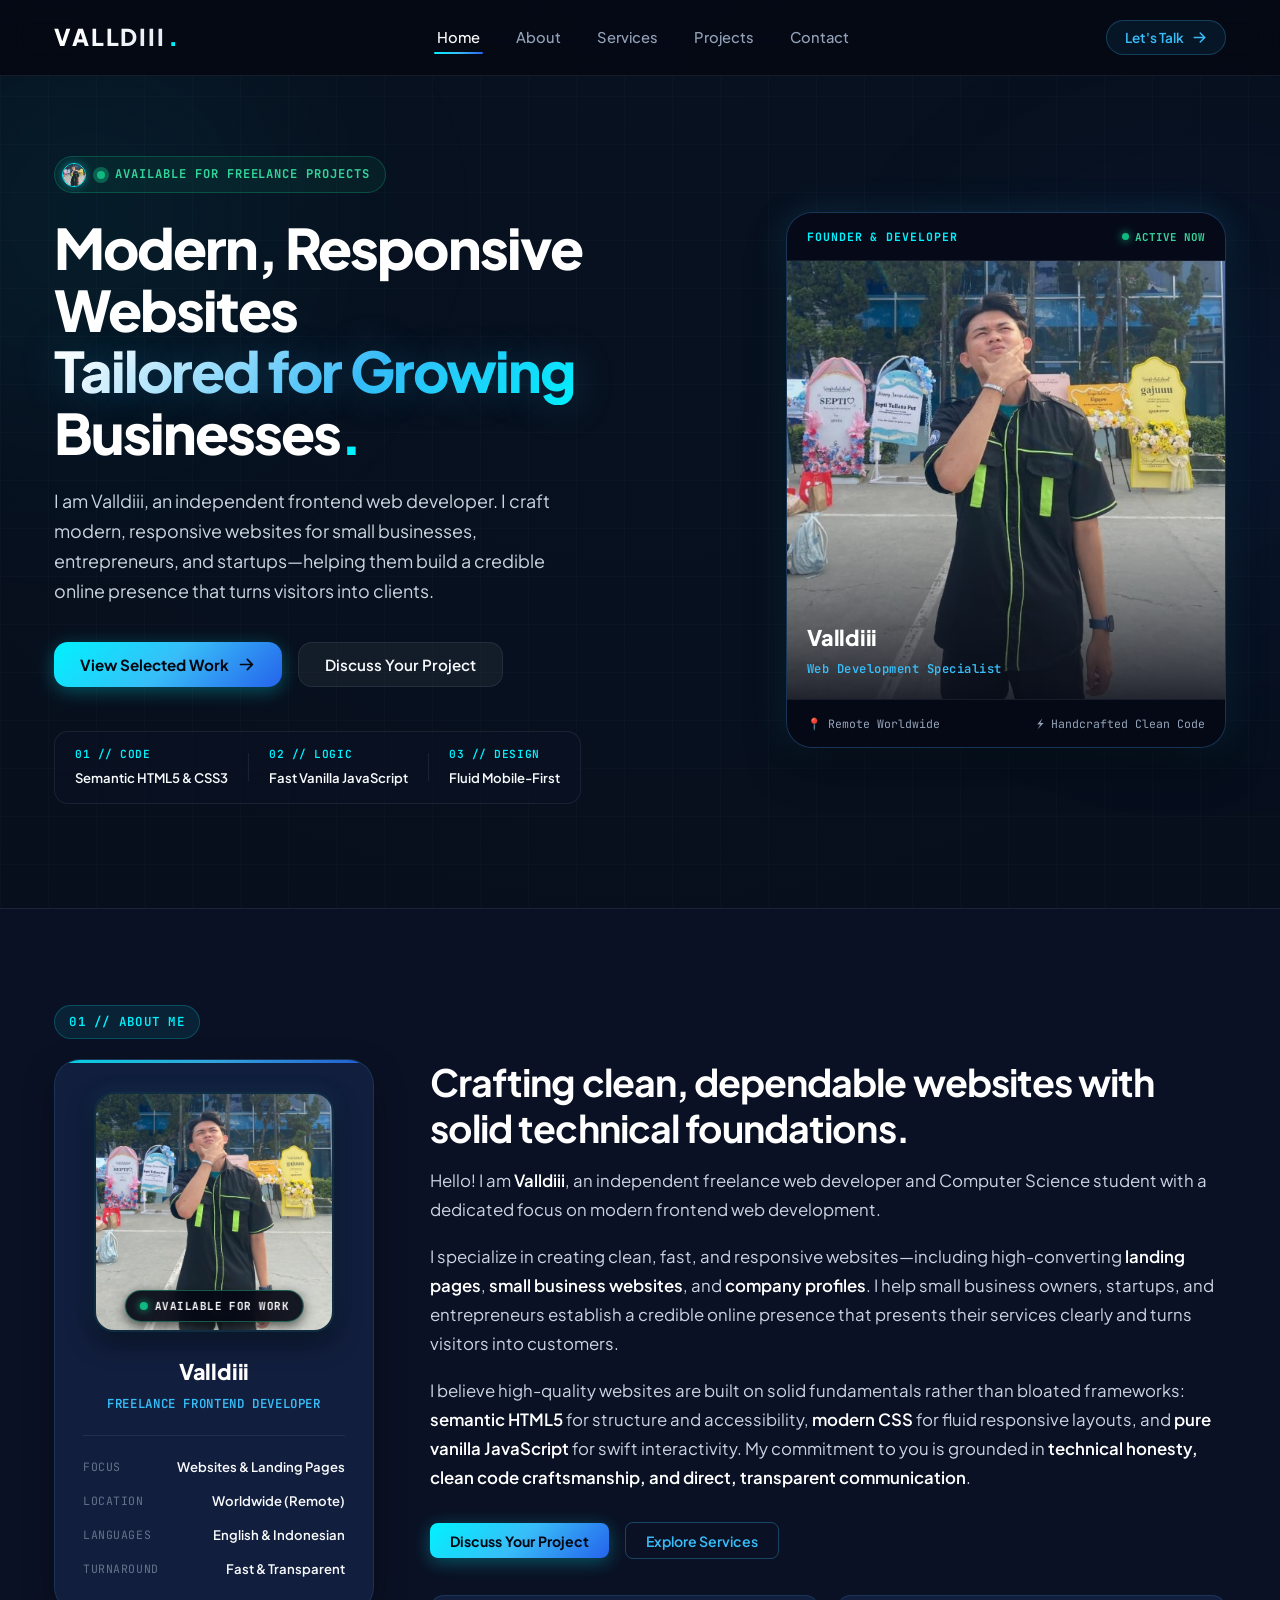
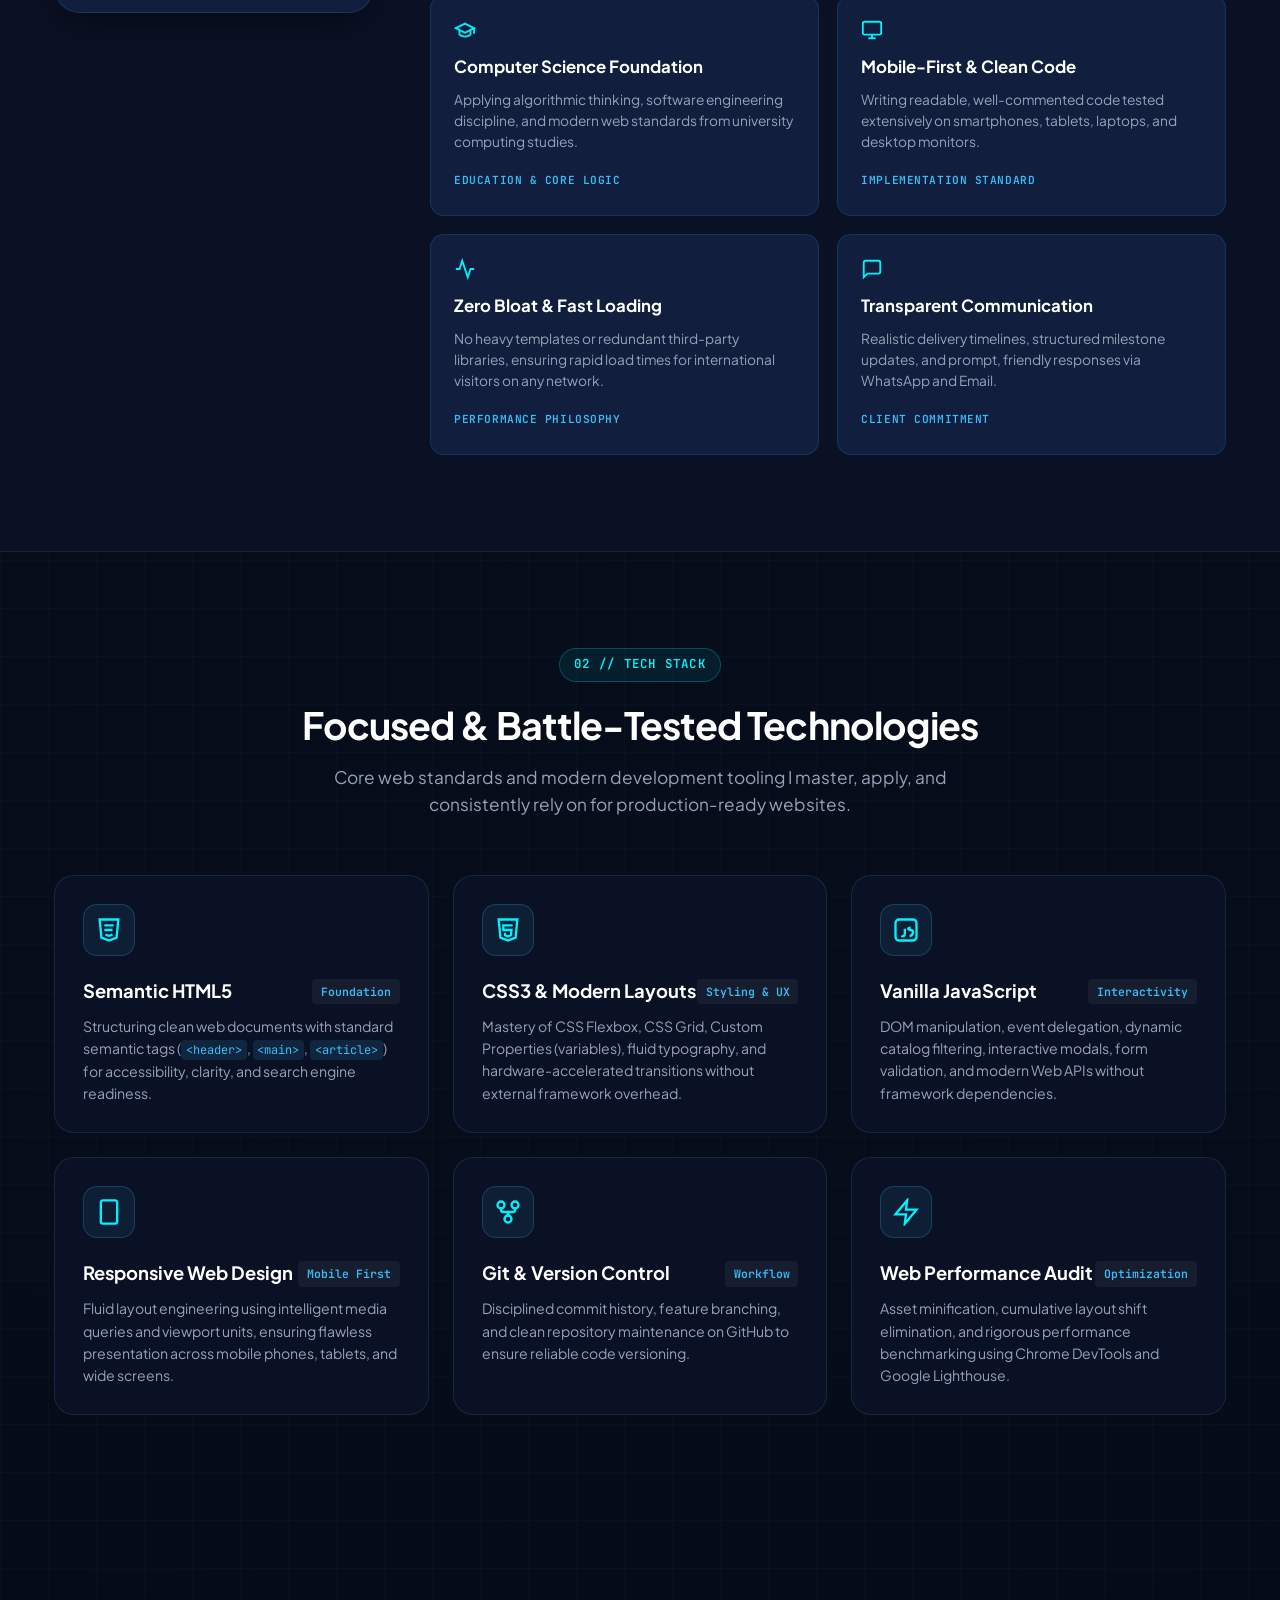
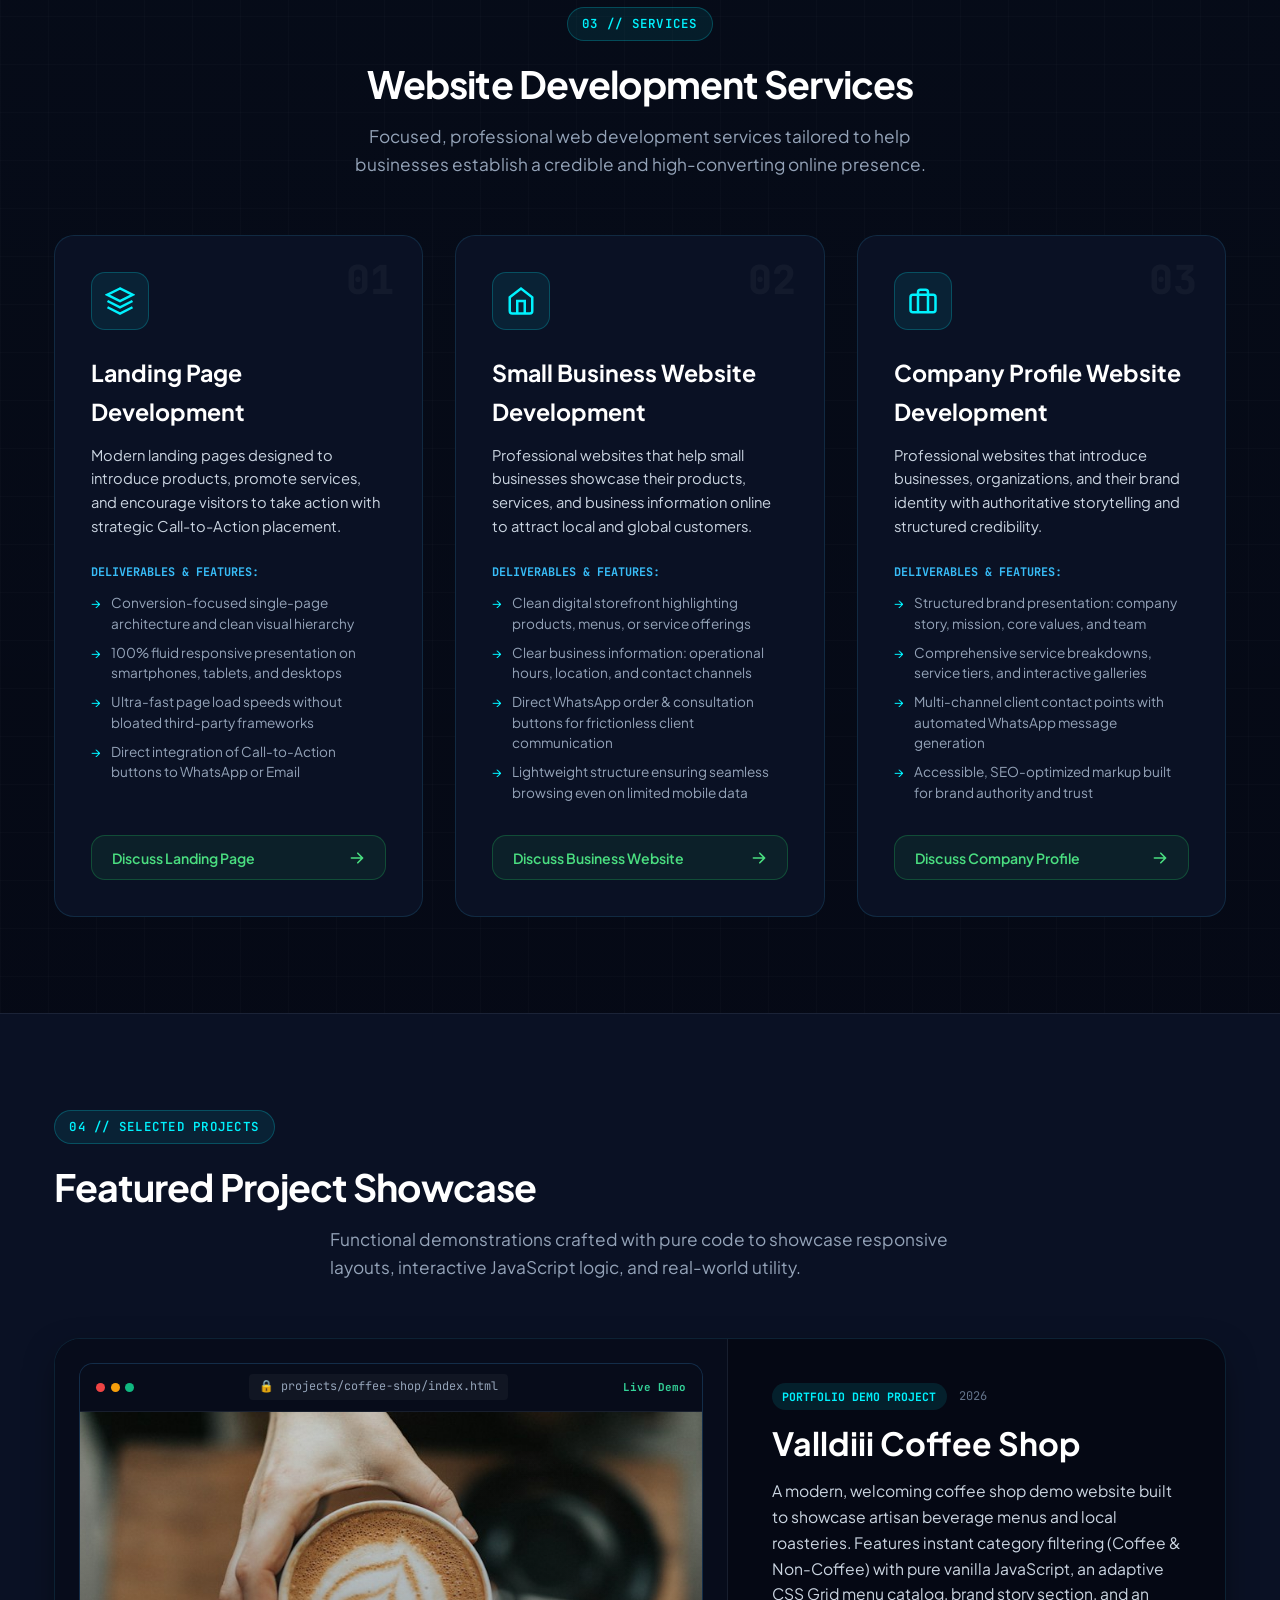
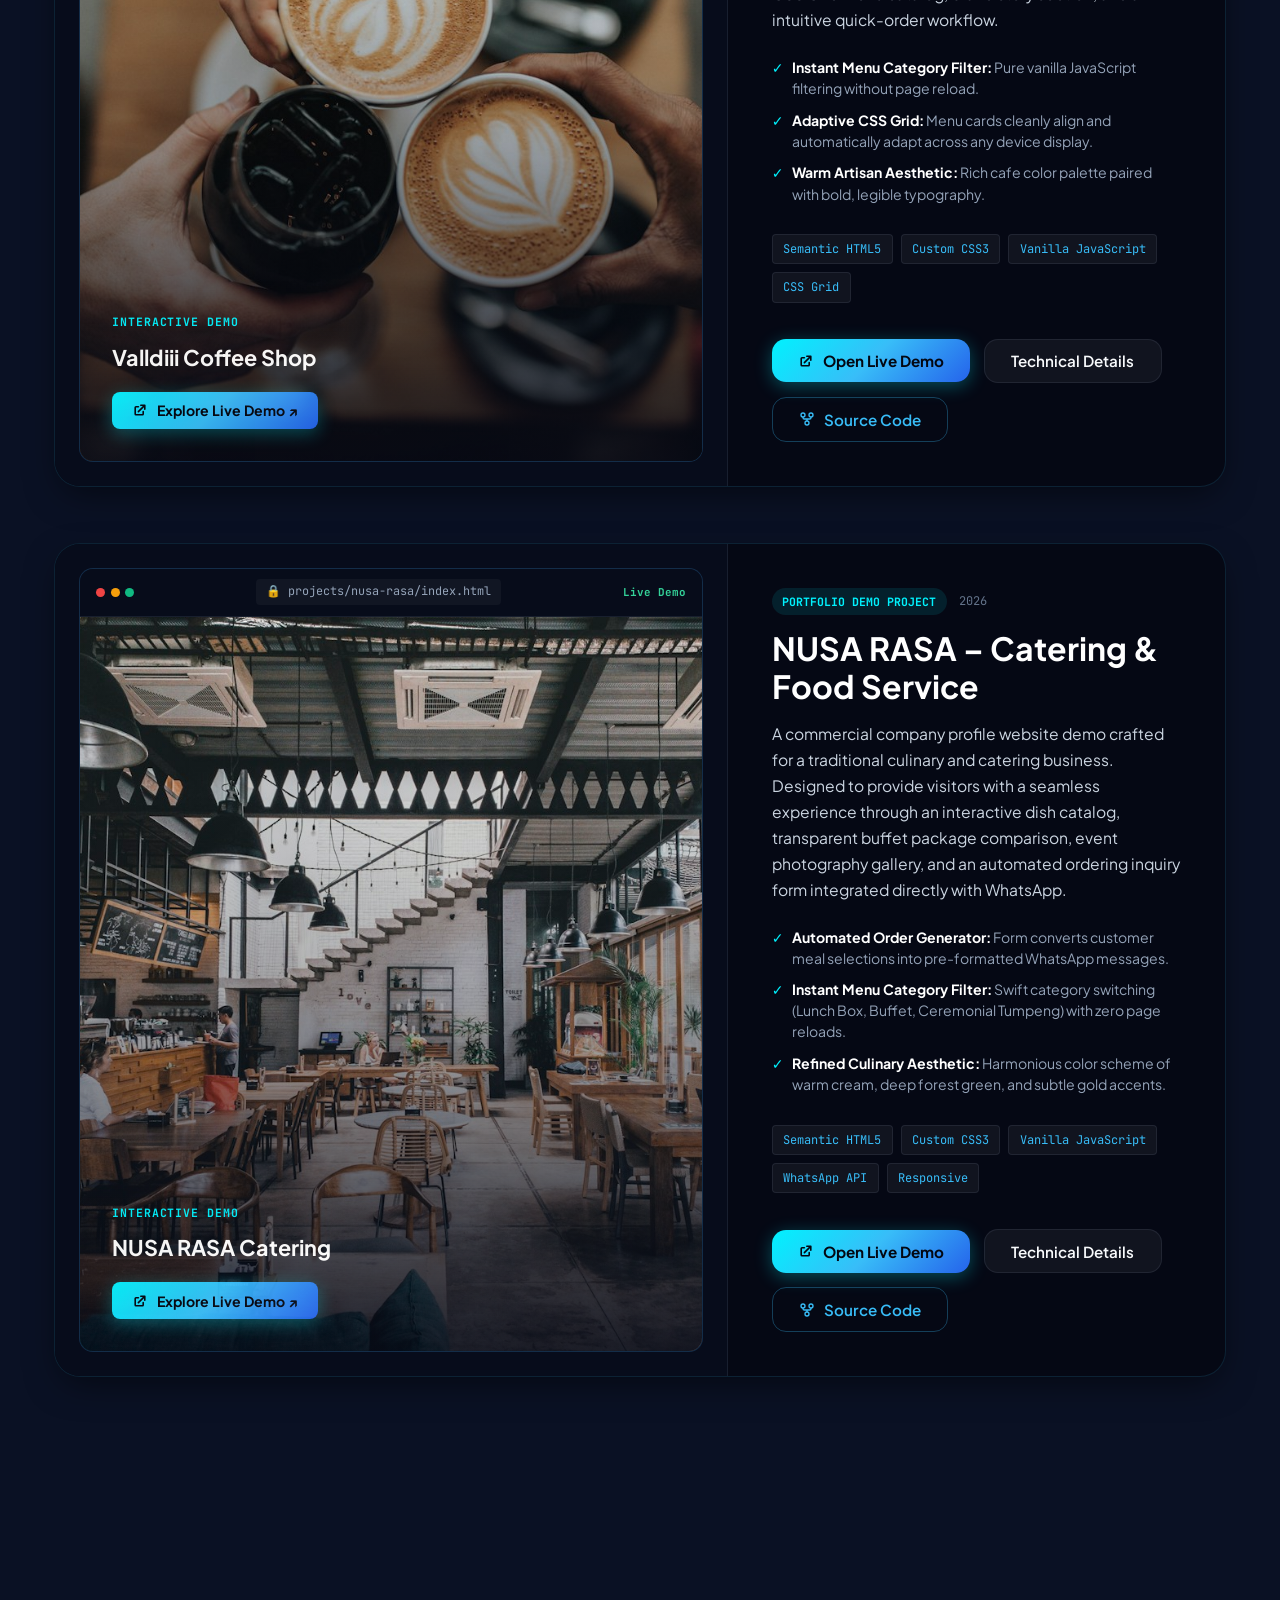
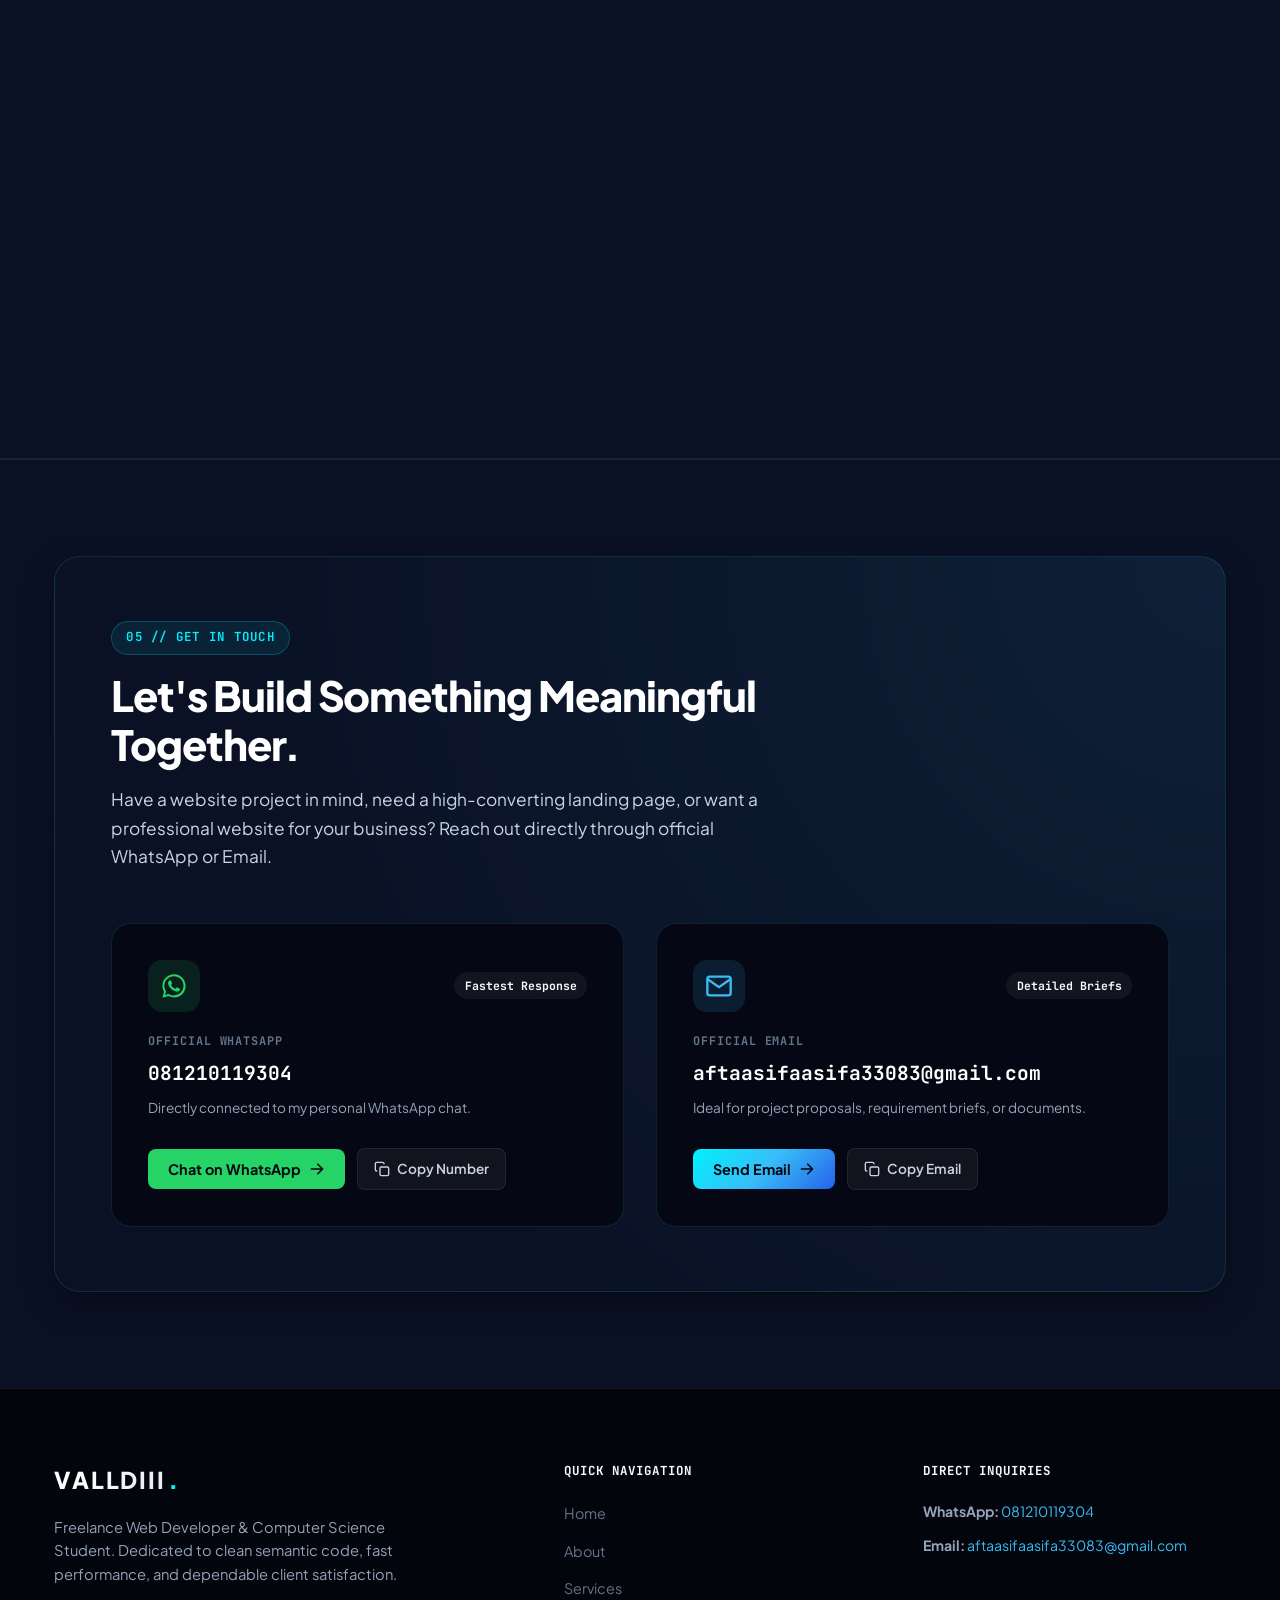
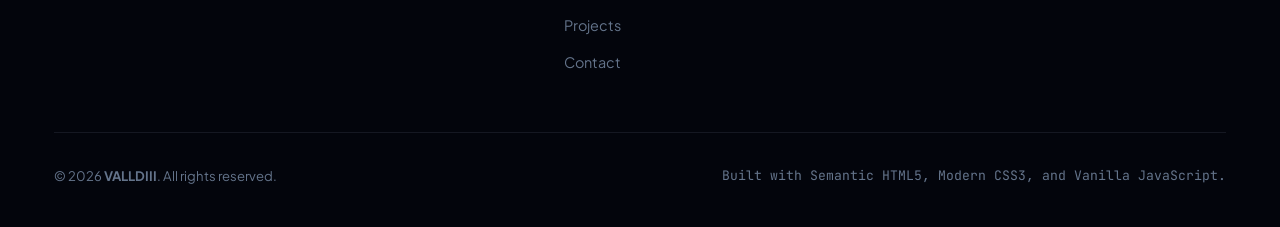
<file: index.html>
<!DOCTYPE html>
<html lang="en">
<head>
  <meta charset="UTF-8">
  <meta name="viewport" content="width=device-width, initial-scale=1.0">
  <meta name="description" content="Valldiii — Freelance Frontend Web Developer. Crafting fast, responsive, and modern landing pages, small business websites, and company profiles for international clients.">
  <meta name="author" content="Valldiii">
  <meta name="theme-color" content="#050814">
  <title>VALLDIII — Freelance Web Developer</title>

  <!-- Favicon -->
  <link rel="icon" type="image/svg+xml" href="favicon.svg">
  <link rel="alternate icon" href="favicon.svg">
  <link rel="apple-touch-icon" href="favicon.svg">

  <!-- Google Fonts: Plus Jakarta Sans & JetBrains Mono -->
  <link rel="preconnect" href="https://fonts.googleapis.com">
  <link rel="preconnect" href="https://fonts.gstatic.com" crossorigin>
  <link href="https://fonts.googleapis.com/css2?family=JetBrains+Mono:wght@400;500;600;700&family=Plus+Jakarta+Sans:wght@400;500;600;700;800&display=swap" rel="stylesheet">

  <!-- Main Stylesheet -->
  <link rel="stylesheet" href="style.css?v=3.1">
</head>
<body>

  <!-- ========================================================
       1. HEADER & NAVBAR
       ======================================================== -->
  <header class="site-header" id="header">
    <div class="container nav-container">
      <!-- Minimalist Text Logo -->
      <a href="#home" class="brand-logo" aria-label="Valldiii - Home">
        <span class="logo-text">VALLDIII</span>
        <span class="logo-dot" aria-hidden="true">.</span>
      </a>

      <!-- Desktop Navigation Menu -->
      <nav class="nav-menu" id="nav-menu" aria-label="Main Navigation">
        <ul class="nav-list">
          <li><a href="#home" class="nav-link active">Home</a></li>
          <li><a href="#about" class="nav-link">About</a></li>
          <li><a href="#services" class="nav-link">Services</a></li>
          <li><a href="#projects" class="nav-link">Projects</a></li>
          <li><a href="#contact" class="nav-link">Contact</a></li>
        </ul>
      </nav>

      <!-- Right Header Actions -->
      <div class="header-action">
        <a href="#contact" class="btn btn-nav-cta">
          <span>Let's Talk</span>
          <svg viewBox="0 0 20 20" fill="currentColor" width="15" height="15" aria-hidden="true">
            <path fill-rule="evenodd" d="M10.293 3.293a1 1 0 011.414 0l6 6a1 1 0 010 1.414l-6 6a1 1 0 01-1.414-1.414L14.586 11H3a1 1 0 110-2h11.586l-4.293-4.293a1 1 0 010-1.414z" clip-rule="evenodd"/>
          </svg>
        </a>

        <!-- Mobile Hamburger Toggle -->
        <button type="button" class="nav-toggle" id="nav-toggle" aria-controls="nav-menu" aria-expanded="false" aria-label="Toggle mobile navigation menu">
          <span class="hamburger-bar"></span>
          <span class="hamburger-bar"></span>
          <span class="hamburger-bar"></span>
        </button>
      </div>
    </div>
  </header>

  <!-- Mobile Navigation Drawer Overlay -->
  <div class="mobile-drawer-overlay" id="drawer-overlay" aria-hidden="true"></div>

  <main>
    <!-- ========================================================
         2. HERO SECTION (EDITORIAL 2-COLUMN LAYOUT)
         ======================================================== -->
    <section class="hero-section" id="home">
      <!-- Ambient Gradient Backlight -->
      <div class="hero-glow-orb hero-orb-left" aria-hidden="true"></div>
      <div class="hero-glow-orb hero-orb-right" aria-hidden="true"></div>

      <div class="container hero-container">
        <!-- Left Column: Headline & Call To Actions -->
        <div class="hero-col-content" data-reveal="fade-up">
          <div class="hero-status-pill">
            <img src="assets/images/profile.jpg" alt="Valldiii" class="hero-pill-avatar" width="24" height="24">
            <span class="pulse-core"></span>
            <span class="status-label">AVAILABLE FOR FREELANCE PROJECTS</span>
          </div>

          <h1 class="hero-headline">
            Modern, Responsive Websites <br>
            <span class="headline-gradient">Tailored for Growing</span> <br>
            Businesses<span class="accent-period">.</span>
          </h1>

          <p class="hero-lead">
            I am Valldiii, an independent frontend web developer. I craft modern, responsive websites for small businesses, entrepreneurs, and startups—helping them build a credible online presence that turns visitors into clients.
          </p>

          <div class="hero-cta-group">
            <a href="#projects" class="btn btn-primary" id="hero-btn-work">
              <span>View Selected Work</span>
              <svg viewBox="0 0 20 20" fill="currentColor" width="17" height="17" aria-hidden="true">
                <path fill-rule="evenodd" d="M10.293 3.293a1 1 0 011.414 0l6 6a1 1 0 010 1.414l-6 6a1 1 0 01-1.414-1.414L14.586 11H3a1 1 0 110-2h11.586l-4.293-4.293a1 1 0 010-1.414z" clip-rule="evenodd"/>
              </svg>
            </a>
            <a href="#contact" class="btn btn-secondary" id="hero-btn-contact">
              <span>Discuss Your Project</span>
            </a>
          </div>

          <!-- Developer Telemetry Badges -->
          <div class="hero-telemetry-strip">
            <div class="telemetry-item">
              <span class="telemetry-tag">01 // CODE</span>
              <span class="telemetry-value">Semantic HTML5 &amp; CSS3</span>
            </div>
            <div class="telemetry-separator" aria-hidden="true"></div>
            <div class="telemetry-item">
              <span class="telemetry-tag">02 // LOGIC</span>
              <span class="telemetry-value">Fast Vanilla JavaScript</span>
            </div>
            <div class="telemetry-separator" aria-hidden="true"></div>
            <div class="telemetry-item">
              <span class="telemetry-tag">03 // DESIGN</span>
              <span class="telemetry-value">Fluid Mobile-First</span>
            </div>
          </div>
        </div>

        <!-- Right Column: Editorial Portrait Visual Anchor -->
        <div class="hero-col-visual" data-reveal="fade-left">
          <div class="editorial-portrait-card">
            <div class="portrait-header-bar">
              <span class="portrait-tag">FOUNDER &amp; DEVELOPER</span>
              <div class="portrait-status-dot">
                <span class="dot-live"></span> ACTIVE NOW
              </div>
            </div>

            <div class="portrait-image-wrapper">
              <img 
                src="assets/images/profile.jpg" 
                alt="Valldiii — Freelance Web Developer" 
                class="editorial-profile-img"
                width="440"
                height="440"
                loading="eager"
              >
              <div class="portrait-gradient-overlay"></div>
              <div class="portrait-badge-floating">
                <span class="badge-role">Valldiii</span>
                <span class="badge-spec">Web Development Specialist</span>
              </div>
            </div>

            <div class="portrait-footer-bar">
              <span class="p-foot-item">📍 Remote Worldwide</span>
              <span class="p-foot-item">⚡ Handcrafted Clean Code</span>
            </div>
          </div>
        </div>
      </div>
    </section>

    <!-- ========================================================
         3. ABOUT SECTION (PERSONAL BRANDING & PROFESSIONAL PROFILE)
         ======================================================== -->
    <section class="site-section about-section" id="about">
      <div class="container">
        <div class="section-badge-wrap" data-reveal="fade-up">
          <span class="editorial-badge">01 // ABOUT ME</span>
        </div>

        <div class="about-grid">
          <!-- Left Column: Personal Brand Profile Card with Dedicated Photo Slot -->
          <div class="about-profile-card" data-reveal="fade-right">
            <div class="profile-avatar-wrapper">
              <img 
                src="assets/images/profile.jpg" 
                alt="Valldiii — Freelance Web Developer" 
                class="profile-photo-img" 
                id="profile-avatar-img"
                onerror="this.onerror=null; this.src='assets/images/profile-placeholder.svg';"
                width="280" 
                height="280"
                loading="lazy"
              >
              <div class="avatar-status-badge" title="Available for freelance projects">
                <span class="status-ping"></span>
                <span class="status-text">Available for Work</span>
              </div>
            </div>

            <h3 class="profile-card-name">Valldiii</h3>
            <p class="profile-card-role">Freelance Frontend Developer</p>

            <ul class="profile-meta-list">
              <li class="profile-meta-item">
                <span class="profile-meta-label">Focus</span>
                <span class="profile-meta-val">Websites &amp; Landing Pages</span>
              </li>
              <li class="profile-meta-item">
                <span class="profile-meta-label">Location</span>
                <span class="profile-meta-val">Worldwide (Remote)</span>
              </li>
              <li class="profile-meta-item">
                <span class="profile-meta-label">Languages</span>
                <span class="profile-meta-val">English &amp; Indonesian</span>
              </li>
              <li class="profile-meta-item">
                <span class="profile-meta-label">Turnaround</span>
                <span class="profile-meta-val">Fast &amp; Transparent</span>
              </li>
            </ul>
          </div>

          <!-- Right Column: Narrative, Core Value Proposition & Bento Cards -->
          <div class="about-main-narrative" data-reveal="fade-left">
            <h2 class="section-title">
              Crafting clean, dependable websites with solid technical foundations.
            </h2>
            <div class="about-bio-text">
              <p>
                Hello! I am <strong>Valldiii</strong>, an independent freelance web developer and Computer Science student with a dedicated focus on modern frontend web development.
              </p>
              <p>
                I specialize in creating clean, fast, and responsive websites—including high-converting <strong>landing pages</strong>, <strong>small business websites</strong>, and <strong>company profiles</strong>. I help small business owners, startups, and entrepreneurs establish a credible online presence that presents their services clearly and turns visitors into customers.
              </p>
              <p>
                I believe high-quality websites are built on solid fundamentals rather than bloated frameworks: <strong>semantic HTML5</strong> for structure and accessibility, <strong>modern CSS</strong> for fluid responsive layouts, and <strong>pure vanilla JavaScript</strong> for swift interactivity. My commitment to you is grounded in <strong>technical honesty, clean code craftsmanship, and direct, transparent communication</strong>.
              </p>
            </div>

            <div class="about-action-row">
              <a href="#contact" class="btn btn-primary btn-sm">
                <span>Discuss Your Project</span>
              </a>
              <a href="#services" class="btn btn-outline btn-sm">
                <span>Explore Services</span>
              </a>
            </div>

            <!-- Bento Highlights: 4 Honest Strengths -->
            <div class="about-bento-grid">
              <!-- Bento Card 1 -->
              <div class="bento-card">
                <div class="bento-icon-tag">
                  <svg viewBox="0 0 24 24" width="22" height="22" fill="none" stroke="currentColor" stroke-width="2">
                    <path d="M22 10v6M2 10l10-5 10 5-10 5z"/>
                    <path d="M6 12v5c3 3 9 3 12 0v-5"/>
                  </svg>
                </div>
                <h3 class="bento-title">Computer Science Foundation</h3>
                <p class="bento-desc">
                  Applying algorithmic thinking, software engineering discipline, and modern web standards from university computing studies.
                </p>
                <span class="bento-meta">Education &amp; Core Logic</span>
              </div>

              <!-- Bento Card 2 -->
              <div class="bento-card">
                <div class="bento-icon-tag">
                  <svg viewBox="0 0 24 24" width="22" height="22" fill="none" stroke="currentColor" stroke-width="2">
                    <rect x="2" y="3" width="20" height="14" rx="2" ry="2"/>
                    <line x1="8" y1="21" x2="16" y2="21"/>
                    <line x1="12" y1="17" x2="12" y2="21"/>
                  </svg>
                </div>
                <h3 class="bento-title">Mobile-First &amp; Clean Code</h3>
                <p class="bento-desc">
                  Writing readable, well-commented code tested extensively on smartphones, tablets, laptops, and desktop monitors.
                </p>
                <span class="bento-meta">Implementation Standard</span>
              </div>

              <!-- Bento Card 3 -->
              <div class="bento-card">
                <div class="bento-icon-tag">
                  <svg viewBox="0 0 24 24" width="22" height="22" fill="none" stroke="currentColor" stroke-width="2">
                    <polyline points="22 12 18 12 15 21 9 3 6 12 2 12"/>
                  </svg>
                </div>
                <h3 class="bento-title">Zero Bloat &amp; Fast Loading</h3>
                <p class="bento-desc">
                  No heavy templates or redundant third-party libraries, ensuring rapid load times for international visitors on any network.
                </p>
                <span class="bento-meta">Performance Philosophy</span>
              </div>

              <!-- Bento Card 4 -->
              <div class="bento-card">
                <div class="bento-icon-tag">
                  <svg viewBox="0 0 24 24" width="22" height="22" fill="none" stroke="currentColor" stroke-width="2">
                    <path d="M21 15a2 2 0 0 1-2 2H7l-4 4V5a2 2 0 0 1 2-2h14a2 2 0 0 1 2 2z"/>
                  </svg>
                </div>
                <h3 class="bento-title">Transparent Communication</h3>
                <p class="bento-desc">
                  Realistic delivery timelines, structured milestone updates, and prompt, friendly responses via WhatsApp and Email.
                </p>
                <span class="bento-meta">Client Commitment</span>
              </div>
            </div>
          </div>
        </div>
      </div>
    </section>

    <!-- ========================================================
         4. TECH STACK SECTION (FOCUSED & HONEST STACK)
         ======================================================== -->
    <section class="site-section tech-section" id="tech-stack">
      <div class="container">
        <div class="section-badge-wrap text-center" data-reveal="fade-up">
          <span class="editorial-badge">02 // TECH STACK</span>
        </div>

        <div class="section-heading-box text-center" data-reveal="fade-up">
          <h2 class="section-title">Focused &amp; Battle-Tested Technologies</h2>
          <p class="section-subtitle">
            Core web standards and modern development tooling I master, apply, and consistently rely on for production-ready websites.
          </p>
        </div>

        <div class="tech-grid" data-reveal="fade-up">
          <!-- Stack Item 1: HTML5 -->
          <div class="tech-item-card">
            <div class="tech-icon-circle">
              <svg viewBox="0 0 24 24" width="28" height="28" fill="none" stroke="currentColor" stroke-width="2">
                <path d="M4 3h16l-1.5 15.5L12 21l-6.5-2.5L4 3z"/>
                <path d="M8 8h8M8 12h7M9 16l3 1 3-1"/>
              </svg>
            </div>
            <div class="tech-body">
              <div class="tech-top">
                <h3 class="tech-name">Semantic HTML5</h3>
                <span class="tech-badge">Foundation</span>
              </div>
              <p class="tech-desc">
                Structuring clean web documents with standard semantic tags (<code class="inline-code">&lt;header&gt;</code>, <code class="inline-code">&lt;main&gt;</code>, <code class="inline-code">&lt;article&gt;</code>) for accessibility, clarity, and search engine readiness.
              </p>
            </div>
          </div>

          <!-- Stack Item 2: CSS3 -->
          <div class="tech-item-card">
            <div class="tech-icon-circle">
              <svg viewBox="0 0 24 24" width="28" height="28" fill="none" stroke="currentColor" stroke-width="2">
                <path d="M4 3h16l-1.5 15.5L12 21l-6.5-2.5L4 3z"/>
                <path d="M16 8H8v4h7l-.5 4.5-2.5 1-2.5-1-.2-2"/>
              </svg>
            </div>
            <div class="tech-body">
              <div class="tech-top">
                <h3 class="tech-name">CSS3 &amp; Modern Layouts</h3>
                <span class="tech-badge">Styling &amp; UX</span>
              </div>
              <p class="tech-desc">
                Mastery of CSS Flexbox, CSS Grid, Custom Properties (variables), fluid typography, and hardware-accelerated transitions without external framework overhead.
              </p>
            </div>
          </div>

          <!-- Stack Item 3: Vanilla JavaScript -->
          <div class="tech-item-card">
            <div class="tech-icon-circle">
              <svg viewBox="0 0 24 24" width="28" height="28" fill="none" stroke="currentColor" stroke-width="2">
                <rect x="3" y="3" width="18" height="18" rx="3"/>
                <path d="M8 17c1.5 1 3 0 3-2v-4M15 17c2 0 3-1 3-3s-1-2-2-2-2 0-2-1 1-1 2-1"/>
              </svg>
            </div>
            <div class="tech-body">
              <div class="tech-top">
                <h3 class="tech-name">Vanilla JavaScript</h3>
                <span class="tech-badge">Interactivity</span>
              </div>
              <p class="tech-desc">
                DOM manipulation, event delegation, dynamic catalog filtering, interactive modals, form validation, and modern Web APIs without framework dependencies.
              </p>
            </div>
          </div>

          <!-- Stack Item 4: Responsive Design -->
          <div class="tech-item-card">
            <div class="tech-icon-circle">
              <svg viewBox="0 0 24 24" width="28" height="28" fill="none" stroke="currentColor" stroke-width="2">
                <rect x="5" y="2" width="14" height="20" rx="2" ry="2"/>
                <line x1="12" y1="18" x2="12.01" y2="18"/>
              </svg>
            </div>
            <div class="tech-body">
              <div class="tech-top">
                <h3 class="tech-name">Responsive Web Design</h3>
                <span class="tech-badge">Mobile First</span>
              </div>
              <p class="tech-desc">
                Fluid layout engineering using intelligent media queries and viewport units, ensuring flawless presentation across mobile phones, tablets, and wide screens.
              </p>
            </div>
          </div>

          <!-- Stack Item 5: Git & GitHub -->
          <div class="tech-item-card">
            <div class="tech-icon-circle">
              <svg viewBox="0 0 24 24" width="28" height="28" fill="none" stroke="currentColor" stroke-width="2">
                <circle cx="12" cy="18" r="3"/>
                <circle cx="6" cy="6" r="3"/>
                <circle cx="18" cy="6" r="3"/>
                <path d="M18 9v1a2 2 0 0 1-2 2H8a2 2 0 0 1-2-2V9M12 12v3"/>
              </svg>
            </div>
            <div class="tech-body">
              <div class="tech-top">
                <h3 class="tech-name">Git &amp; Version Control</h3>
                <span class="tech-badge">Workflow</span>
              </div>
              <p class="tech-desc">
                Disciplined commit history, feature branching, and clean repository maintenance on GitHub to ensure reliable code versioning.
              </p>
            </div>
          </div>

          <!-- Stack Item 6: DevTools & Performance -->
          <div class="tech-item-card">
            <div class="tech-icon-circle">
              <svg viewBox="0 0 24 24" width="28" height="28" fill="none" stroke="currentColor" stroke-width="2">
                <polygon points="13 2 3 14 12 14 11 22 21 10 12 10 13 2"/>
              </svg>
            </div>
            <div class="tech-body">
              <div class="tech-top">
                <h3 class="tech-name">Web Performance Audit</h3>
                <span class="tech-badge">Optimization</span>
              </div>
              <p class="tech-desc">
                Asset minification, cumulative layout shift elimination, and rigorous performance benchmarking using Chrome DevTools and Google Lighthouse.
              </p>
            </div>
          </div>
        </div>
      </div>
    </section>

    <!-- ========================================================
         5. SERVICES SECTION (3 CORE SERVICES)
         ======================================================== -->
    <section class="site-section services-section" id="services">
      <div class="container">
        <div class="section-badge-wrap text-center" data-reveal="fade-up">
          <span class="editorial-badge">03 // SERVICES</span>
        </div>

        <div class="section-heading-box text-center" data-reveal="fade-up">
          <h2 class="section-title">Website Development Services</h2>
          <p class="section-subtitle">
            Focused, professional web development services tailored to help businesses establish a credible and high-converting online presence.
          </p>
        </div>

        <div class="services-cards-grid">
          <!-- Service 1: Landing Page Development -->
          <div class="service-editorial-card" data-reveal="fade-up">
            <div class="service-card-number">01</div>
            <div class="service-icon-box">
              <svg viewBox="0 0 24 24" width="30" height="30" fill="none" stroke="currentColor" stroke-width="2">
                <polygon points="12 2 2 7 12 12 22 7 12 2"/>
                <polyline points="2 17 12 22 22 17"/>
                <polyline points="2 12 12 17 22 12"/>
              </svg>
            </div>
            <h3 class="service-heading">Landing Page Development</h3>
            <p class="service-paragraph">
              Modern landing pages designed to introduce products, promote services, and encourage visitors to take action with strategic Call-to-Action placement.
            </p>

            <div class="service-features-block">
              <span class="features-label">Deliverables &amp; Features:</span>
              <ul class="service-deliverables">
                <li>Conversion-focused single-page architecture and clean visual hierarchy</li>
                <li>100% fluid responsive presentation on smartphones, tablets, and desktops</li>
                <li>Ultra-fast page load speeds without bloated third-party frameworks</li>
                <li>Direct integration of Call-to-Action buttons to WhatsApp or Email</li>
              </ul>
            </div>

            <a href="https://wa.me/6281210119304?text=Hello%20Valldiii%2C%20I%20would%20like%20to%20discuss%20a%20Landing%20Page%20Development%20project." target="_blank" rel="noopener noreferrer" class="btn btn-service-cta" aria-label="Inquire about Landing Page Development via WhatsApp">
              <span>Discuss Landing Page</span>
              <svg viewBox="0 0 20 20" fill="currentColor" width="16" height="16" aria-hidden="true">
                <path fill-rule="evenodd" d="M10.293 3.293a1 1 0 011.414 0l6 6a1 1 0 010 1.414l-6 6a1 1 0 01-1.414-1.414L14.586 11H3a1 1 0 110-2h11.586l-4.293-4.293a1 1 0 010-1.414z" clip-rule="evenodd"/>
              </svg>
            </a>
          </div>

          <!-- Service 2: Small Business Website Development -->
          <div class="service-editorial-card" data-reveal="fade-up">
            <div class="service-card-number">02</div>
            <div class="service-icon-box">
              <svg viewBox="0 0 24 24" width="30" height="30" fill="none" stroke="currentColor" stroke-width="2">
                <path d="M3 9l9-7 9 7v11a2 2 0 0 1-2 2H5a2 2 0 0 1-2-2z"/>
                <polyline points="9 22 9 12 15 12 15 22"/>
              </svg>
            </div>
            <h3 class="service-heading">Small Business Website Development</h3>
            <p class="service-paragraph">
              Professional websites that help small businesses showcase their products, services, and business information online to attract local and global customers.
            </p>

            <div class="service-features-block">
              <span class="features-label">Deliverables &amp; Features:</span>
              <ul class="service-deliverables">
                <li>Clean digital storefront highlighting products, menus, or service offerings</li>
                <li>Clear business information: operational hours, location, and contact channels</li>
                <li>Direct WhatsApp order &amp; consultation buttons for frictionless client communication</li>
                <li>Lightweight structure ensuring seamless browsing even on limited mobile data</li>
              </ul>
            </div>

            <a href="https://wa.me/6281210119304?text=Hello%20Valldiii%2C%20I%20would%20like%20to%20discuss%20a%20Small%20Business%20Website%20project." target="_blank" rel="noopener noreferrer" class="btn btn-service-cta" aria-label="Inquire about Small Business Website Development via WhatsApp">
              <span>Discuss Business Website</span>
              <svg viewBox="0 0 20 20" fill="currentColor" width="16" height="16" aria-hidden="true">
                <path fill-rule="evenodd" d="M10.293 3.293a1 1 0 011.414 0l6 6a1 1 0 010 1.414l-6 6a1 1 0 01-1.414-1.414L14.586 11H3a1 1 0 110-2h11.586l-4.293-4.293a1 1 0 010-1.414z" clip-rule="evenodd"/>
              </svg>
            </a>
          </div>

          <!-- Service 3: Company Profile Website Development -->
          <div class="service-editorial-card" data-reveal="fade-up">
            <div class="service-card-number">03</div>
            <div class="service-icon-box">
              <svg viewBox="0 0 24 24" width="30" height="30" fill="none" stroke="currentColor" stroke-width="2">
                <rect x="2" y="7" width="20" height="14" rx="2" ry="2"/>
                <path d="M16 21V5a2 2 0 0 0-2-2h-4a2 2 0 0 0-2 2v16"/>
              </svg>
            </div>
            <h3 class="service-heading">Company Profile Website Development</h3>
            <p class="service-paragraph">
              Professional websites that introduce businesses, organizations, and their brand identity with authoritative storytelling and structured credibility.
            </p>

            <div class="service-features-block">
              <span class="features-label">Deliverables &amp; Features:</span>
              <ul class="service-deliverables">
                <li>Structured brand presentation: company story, mission, core values, and team</li>
                <li>Comprehensive service breakdowns, service tiers, and interactive galleries</li>
                <li>Multi-channel client contact points with automated WhatsApp message generation</li>
                <li>Accessible, SEO-optimized markup built for brand authority and trust</li>
              </ul>
            </div>

            <a href="https://wa.me/6281210119304?text=Hello%20Valldiii%2C%20I%20would%20like%20to%20discuss%20a%20Company%20Profile%20Website%20project." target="_blank" rel="noopener noreferrer" class="btn btn-service-cta" aria-label="Inquire about Company Profile Website Development via WhatsApp">
              <span>Discuss Company Profile</span>
              <svg viewBox="0 0 20 20" fill="currentColor" width="16" height="16" aria-hidden="true">
                <path fill-rule="evenodd" d="M10.293 3.293a1 1 0 011.414 0l6 6a1 1 0 010 1.414l-6 6a1 1 0 01-1.414-1.414L14.586 11H3a1 1 0 110-2h11.586l-4.293-4.293a1 1 0 010-1.414z" clip-rule="evenodd"/>
              </svg>
            </a>
          </div>
        </div>
      </div>
    </section>

    <!-- ========================================================
         6. SELECTED PROJECTS SECTION
         ======================================================== -->
    <section class="site-section projects-section" id="projects">
      <div class="container">
        <div class="section-badge-wrap" data-reveal="fade-up">
          <span class="editorial-badge">04 // SELECTED PROJECTS</span>
        </div>

        <div class="section-heading-box" data-reveal="fade-up">
          <h2 class="section-title">Featured Project Showcase</h2>
          <p class="section-subtitle">
            Functional demonstrations crafted with pure code to showcase responsive layouts, interactive JavaScript logic, and real-world utility.
          </p>
        </div>

        <!-- Featured Project 1: Valldiii Coffee Shop -->
        <article class="featured-project-card" data-reveal="fade-up" id="project-coffee">
          <div class="project-card-grid">
            <!-- Left: High-Fidelity Browser Frame Preview with Live Toggle -->
            <div class="project-mockup-wrapper">
              <div class="project-browser-window">
                <div class="browser-window-header">
                  <div class="browser-dots" aria-hidden="true">
                    <span></span><span></span><span></span>
                  </div>
                  <div class="browser-address">
                    <span class="addr-lock">🔒</span> projects/coffee-shop/index.html
                  </div>
                  <div class="browser-tag-status">Live Demo</div>
                </div>

                <!-- Preview Canvas / Editorial Image Showcase (No Heavy Iframes) -->
                <div class="browser-preview-viewport project-visual-container">
                  <img 
                    src="projects/coffee-shop/images/hero_coffee.jpg" 
                    alt="Valldiii Coffee Shop artisan roast showcase" 
                    class="project-showcase-img" 
                    loading="lazy">

                  <!-- Floating Hover Overlay Button for Direct Action -->
                  <div class="preview-editorial-overlay">
                    <span class="overlay-eyebrow">Interactive Demo</span>
                    <h4 class="overlay-title">Valldiii Coffee Shop</h4>
                    <a href="projects/coffee-shop/index.html" target="_blank" rel="noopener noreferrer" class="btn btn-primary btn-sm" aria-label="Open Coffee Shop project in a new tab">
                      <svg viewBox="0 0 20 20" fill="currentColor" width="16" height="16" aria-hidden="true">
                        <path d="M11 3a1 1 0 100 2h2.586l-6.293 6.293a1 1 0 101.414 1.414L15 6.414V9a1 1 0 102 0V4a1 1 0 00-1-1h-5z"/>
                        <path d="M5 5a2 2 0 00-2 2v8a2 2 0 002 2h8a2 2 0 002-2v-3a1 1 0 10-2 0v3H5V7h3a1 1 0 000-2H5z"/>
                      </svg>
                      <span>Explore Live Demo ↗</span>
                    </a>
                  </div>
                </div>
              </div>
            </div>

            <!-- Right: Project Description & Technical Highlights -->
            <div class="project-info-wrapper">
              <div class="project-status-row">
                <span class="project-flag">PORTFOLIO DEMO PROJECT</span>
                <span class="project-year">2026</span>
              </div>

              <h3 class="project-title">Valldiii Coffee Shop</h3>

              <p class="project-description">
                A modern, welcoming coffee shop demo website built to showcase artisan beverage menus and local roasteries. Features instant category filtering (Coffee &amp; Non-Coffee) with pure vanilla JavaScript, an adaptive CSS Grid menu catalog, brand story section, and an intuitive quick-order workflow.
              </p>

              <div class="project-features-list">
                <div class="feature-bullet">
                  <span class="bullet-check">✓</span>
                  <span><strong>Instant Menu Category Filter:</strong> Pure vanilla JavaScript filtering without page reload.</span>
                </div>
                <div class="feature-bullet">
                  <span class="bullet-check">✓</span>
                  <span><strong>Adaptive CSS Grid:</strong> Menu cards cleanly align and automatically adapt across any device display.</span>
                </div>
                <div class="feature-bullet">
                  <span class="bullet-check">✓</span>
                  <span><strong>Warm Artisan Aesthetic:</strong> Rich cafe color palette paired with bold, legible typography.</span>
                </div>
              </div>

              <div class="project-tech-tags">
                <span class="tech-tag">Semantic HTML5</span>
                <span class="tech-tag">Custom CSS3</span>
                <span class="tech-tag">Vanilla JavaScript</span>
                <span class="tech-tag">CSS Grid</span>
              </div>

              <div class="project-actions-group">
                <a href="projects/coffee-shop/index.html" target="_blank" rel="noopener noreferrer" class="btn btn-primary" id="btn-open-coffee">
                  <svg viewBox="0 0 20 20" fill="currentColor" width="16" height="16" aria-hidden="true">
                    <path d="M11 3a1 1 0 100 2h2.586l-6.293 6.293a1 1 0 101.414 1.414L15 6.414V9a1 1 0 102 0V4a1 1 0 00-1-1h-5z"/>
                    <path d="M5 5a2 2 0 00-2 2v8a2 2 0 002 2h8a2 2 0 002-2v-3a1 1 0 10-2 0v3H5V7h3a1 1 0 000-2H5z"/>
                  </svg>
                  <span>Open Live Demo</span>
                </a>
                <button type="button" class="btn btn-secondary" data-action="view-details" data-project="coffee" id="btn-coffee-details">
                  <span>Technical Details</span>
                </button>
                <button type="button" class="btn btn-outline" data-action="view-source" data-project="coffee" id="btn-coffee-source" aria-label="Coffee Shop source code information">
                  <svg viewBox="0 0 24 24" width="16" height="16" fill="none" stroke="currentColor" stroke-width="2" aria-hidden="true">
                    <circle cx="12" cy="18" r="3"/>
                    <circle cx="6" cy="6" r="3"/>
                    <circle cx="18" cy="6" r="3"/>
                    <path d="M18 9v1a2 2 0 0 1-2 2H8a2 2 0 0 1-2-2V9M12 12v3"/>
                  </svg>
                  <span>Source Code</span>
                </button>
              </div>
            </div>
          </div>
        </article>

        <!-- Featured Project 2: NUSA RASA – Catering & Food Service -->
        <article class="featured-project-card" data-reveal="fade-up" id="project-nusarasa">
          <div class="project-card-grid">
            <!-- Left: High-Fidelity Browser Frame Preview with Live Toggle -->
            <div class="project-mockup-wrapper">
              <div class="project-browser-window">
                <div class="browser-window-header">
                  <div class="browser-dots" aria-hidden="true">
                    <span></span><span></span><span></span>
                  </div>
                  <div class="browser-address">
                    <span class="addr-lock">🔒</span> projects/nusa-rasa/index.html
                  </div>
                  <div class="browser-tag-status">Live Demo</div>
                </div>

                <!-- Preview Canvas / Editorial Image Showcase (No Heavy Iframes) -->
                <div class="browser-preview-viewport project-visual-container">
                  <img 
                    src="projects/nusa-rasa/assets/hero_catering.jpg" 
                    alt="NUSA RASA Catering &amp; Food Service showcase" 
                    class="project-showcase-img" 
                    loading="lazy">

                  <!-- Floating Hover Overlay Button for Direct Action -->
                  <div class="preview-editorial-overlay">
                    <span class="overlay-eyebrow">Interactive Demo</span>
                    <h4 class="overlay-title">NUSA RASA Catering</h4>
                    <a href="projects/nusa-rasa/index.html" target="_blank" rel="noopener noreferrer" class="btn btn-primary btn-sm" aria-label="Open NUSA RASA project in a new tab">
                      <svg viewBox="0 0 20 20" fill="currentColor" width="16" height="16" aria-hidden="true">
                        <path d="M11 3a1 1 0 100 2h2.586l-6.293 6.293a1 1 0 101.414 1.414L15 6.414V9a1 1 0 102 0V4a1 1 0 00-1-1h-5z"/>
                        <path d="M5 5a2 2 0 00-2 2v8a2 2 0 002 2h8a2 2 0 002-2v-3a1 1 0 10-2 0v3H5V7h3a1 1 0 000-2H5z"/>
                      </svg>
                      <span>Explore Live Demo ↗</span>
                    </a>
                  </div>
                </div>
              </div>
            </div>

            <!-- Right: Project Description & Technical Highlights -->
            <div class="project-info-wrapper">
              <div class="project-status-row">
                <span class="project-flag">PORTFOLIO DEMO PROJECT</span>
                <span class="project-year">2026</span>
              </div>

              <h3 class="project-title">NUSA RASA – Catering &amp; Food Service</h3>

              <p class="project-description">
                A commercial company profile website demo crafted for a traditional culinary and catering business. Designed to provide visitors with a seamless experience through an interactive dish catalog, transparent buffet package comparison, event photography gallery, and an automated ordering inquiry form integrated directly with WhatsApp.
              </p>

              <div class="project-features-list">
                <div class="feature-bullet">
                  <span class="bullet-check">✓</span>
                  <span><strong>Automated Order Generator:</strong> Form converts customer meal selections into pre-formatted WhatsApp messages.</span>
                </div>
                <div class="feature-bullet">
                  <span class="bullet-check">✓</span>
                  <span><strong>Instant Menu Category Filter:</strong> Swift category switching (Lunch Box, Buffet, Ceremonial Tumpeng) with zero page reloads.</span>
                </div>
                <div class="feature-bullet">
                  <span class="bullet-check">✓</span>
                  <span><strong>Refined Culinary Aesthetic:</strong> Harmonious color scheme of warm cream, deep forest green, and subtle gold accents.</span>
                </div>
              </div>

              <div class="project-tech-tags">
                <span class="tech-tag">Semantic HTML5</span>
                <span class="tech-tag">Custom CSS3</span>
                <span class="tech-tag">Vanilla JavaScript</span>
                <span class="tech-tag">WhatsApp API</span>
                <span class="tech-tag">Responsive</span>
              </div>

              <div class="project-actions-group">
                <a href="projects/nusa-rasa/index.html" target="_blank" rel="noopener noreferrer" class="btn btn-primary" id="btn-open-nusarasa">
                  <svg viewBox="0 0 20 20" fill="currentColor" width="16" height="16" aria-hidden="true">
                    <path d="M11 3a1 1 0 100 2h2.586l-6.293 6.293a1 1 0 101.414 1.414L15 6.414V9a1 1 0 102 0V4a1 1 0 00-1-1h-5z"/>
                    <path d="M5 5a2 2 0 00-2 2v8a2 2 0 002 2h8a2 2 0 002-2v-3a1 1 0 10-2 0v3H5V7h3a1 1 0 000-2H5z"/>
                  </svg>
                  <span>Open Live Demo</span>
                </a>
                <button type="button" class="btn btn-secondary" data-action="view-details" data-project="nusarasa" id="btn-nusarasa-details">
                  <span>Technical Details</span>
                </button>
                <button type="button" class="btn btn-outline" data-action="view-source" data-project="nusarasa" id="btn-nusarasa-source" aria-label="Nusa Rasa source code information">
                  <svg viewBox="0 0 24 24" width="16" height="16" fill="none" stroke="currentColor" stroke-width="2" aria-hidden="true">
                    <circle cx="12" cy="18" r="3"/>
                    <circle cx="6" cy="6" r="3"/>
                    <circle cx="18" cy="6" r="3"/>
                    <path d="M18 9v1a2 2 0 0 1-2 2H8a2 2 0 0 1-2-2V9M12 12v3"/>
                  </svg>
                  <span>Source Code</span>
                </button>
              </div>
            </div>
          </div>
        </article>

        <!-- Secondary Projects Row: Practice Studies & Architectural Exploration -->
        <div class="secondary-projects-grid">
          <!-- Project 2: Creative Studio Landing Page Study -->
          <article class="secondary-project-card" data-reveal="fade-up" id="project-agency">
            <div class="card-browser-mockup">
              <div class="mockup-top-bar">
                <div class="mockup-dots"><span></span><span></span><span></span></div>
                <div class="mockup-slug">landing-page-concept.local</div>
                <span class="mockup-tag">Layout Study</span>
              </div>
              <div class="mockup-screen-content agency-visual">
                <div class="mini-hero-badge">One-Page Strategy</div>
                <h4>High-Impact Creative Studio</h4>
                <p>Conversion-driven layout engineered with decisive Call-to-Action placement.</p>
                <div class="mini-metrics-strip">
                  <span>⚡ 99+ Lighthouse</span>
                  <span>📱 Fluid Breakpoint</span>
                </div>
              </div>
            </div>

            <div class="secondary-card-body">
              <div class="sec-meta-row">
                <span class="sec-badge">LAYOUT STUDY</span>
                <span class="sec-time">One-Page</span>
              </div>
              <h3 class="sec-title">Creative Studio Landing Page</h3>
              <p class="sec-desc">
                Exploration of a conversion-optimized single-page landing layout. Engineered with dense information hierarchy, high visual contrast, and instantaneous load times with zero third-party CSS.
              </p>
              <div class="sec-tech-row">
                <span class="tech-tag-sm">Semantic HTML5</span>
                <span class="tech-tag-sm">CSS Flexbox</span>
                <span class="tech-tag-sm">Responsive</span>
              </div>
              <div class="sec-action-row">
                <button type="button" class="btn btn-outline btn-sm" data-action="view-details" data-project="agency" id="btn-agency-details">
                  <span>View Details</span>
                </button>
                <a href="#contact" class="btn btn-secondary btn-sm" id="btn-agency-consult">
                  <span>Discuss Concept</span>
                </a>
              </div>
            </div>
          </article>

          <!-- Project 3: Simple Business Website Study -->
          <article class="secondary-project-card" data-reveal="fade-up" id="project-business">
            <div class="card-browser-mockup">
              <div class="mockup-top-bar">
                <div class="mockup-dots"><span></span><span></span><span></span></div>
                <div class="mockup-slug">business-profile-concept.local</div>
                <span class="mockup-tag">Layout Study</span>
              </div>
              <div class="mockup-screen-content business-visual">
                <div class="mini-hero-badge">Local Business</div>
                <h4>Storefront &amp; Business Profile</h4>
                <p>Featuring compact service listings, operating hours, and WhatsApp inquiry.</p>
                <div class="mini-metrics-strip">
                  <span>💬 Direct WhatsApp</span>
                  <span>🏪 Easy to Manage</span>
                </div>
              </div>
            </div>

            <div class="secondary-card-body">
              <div class="sec-meta-row">
                <span class="sec-badge">LAYOUT STUDY</span>
                <span class="sec-time">Company Profile</span>
              </div>
              <h3 class="sec-title">Small Business &amp; Storefront Website</h3>
              <p class="sec-desc">
                A local business website concept engineered to display concise product and service catalogs, operating hours, location details, and direct customer communication via WhatsApp.
              </p>
              <div class="sec-tech-row">
                <span class="tech-tag-sm">Semantic HTML5</span>
                <span class="tech-tag-sm">CSS Grid</span>
                <span class="tech-tag-sm">WhatsApp API</span>
              </div>
              <div class="sec-action-row">
                <button type="button" class="btn btn-outline btn-sm" data-action="view-details" data-project="business" id="btn-business-details">
                  <span>View Details</span>
                </button>
                <a href="#contact" class="btn btn-secondary btn-sm" id="btn-business-consult">
                  <span>Discuss Concept</span>
                </a>
              </div>
            </div>
          </article>
        </div>
      </div>
    </section>

    <!-- ========================================================
         7. CONTACT SECTION (ACCURATE & VERIFIED CONTACTS)
         ======================================================== -->
    <section class="site-section contact-section" id="contact">
      <div class="container">
        <div class="contact-editorial-frame" data-reveal="fade-up">
          <div class="contact-header-content">
            <span class="editorial-badge">05 // GET IN TOUCH</span>
            <h2 class="contact-main-heading">Let's Build Something Meaningful Together.</h2>
            <p class="contact-lead-text">
              Have a website project in mind, need a high-converting landing page, or want a professional website for your business? Reach out directly through official WhatsApp or Email.
            </p>
          </div>

          <!-- Dual Contact Cards Grid -->
          <div class="contact-cards-grid">
            <!-- Channel 1: WhatsApp Official -->
            <div class="contact-card card-whatsapp">
              <div class="contact-card-top">
                <div class="contact-icon-wrapper wa-icon">
                  <svg viewBox="0 0 24 24" width="28" height="28" fill="currentColor" aria-hidden="true">
                    <path d="M12.04 2c-5.46 0-9.91 4.45-9.91 9.91 0 1.75.46 3.45 1.32 4.95L2.05 22l5.25-1.38c1.45.79 3.08 1.21 4.74 1.21 5.46 0 9.91-4.45 9.91-9.91 0-2.65-1.03-5.14-2.9-7.01A9.816 9.816 0 0 0 12.04 2zm0 18.15c-1.49 0-2.95-.4-4.23-1.16l-.3-.18-3.14.82.84-3.06-.2-.31c-.83-1.33-1.27-2.87-1.27-4.46 0-4.52 3.68-8.2 8.2-8.2 2.19 0 4.25.85 5.8 2.4 1.55 1.55 2.4 3.61 2.4 5.8 0 4.52-3.68 8.19-8.2 8.19zm4.49-6.14c-.25-.12-1.47-.72-1.7-.81-.23-.08-.39-.12-.56.12-.17.25-.64.81-.79.97-.14.17-.29.19-.54.06-.25-.12-1.05-.39-2-1.23-.74-.66-1.24-1.47-1.38-1.72-.14-.25-.02-.38.11-.51.11-.11.25-.29.37-.43.12-.15.17-.25.25-.42.08-.17.04-.31-.02-.44-.06-.12-.56-1.35-.77-1.85-.2-.49-.41-.42-.56-.43h-.48c-.17 0-.44.06-.67.31-.23.25-.88.86-.88 2.1 0 1.24.9 2.44 1.03 2.61.12.17 1.77 2.7 4.29 3.79.6.26 1.07.41 1.44.53.6.19 1.15.16 1.58.1.48-.07 1.47-.6 1.68-1.18.21-.58.21-1.07.15-1.18-.06-.11-.23-.17-.48-.29z"/>
                  </svg>
                </div>
                <span class="channel-badge">Fastest Response</span>
              </div>

              <div class="contact-card-info">
                <span class="channel-label">OFFICIAL WHATSAPP</span>
                <span class="channel-main-value" id="text-whatsapp-display">081210119304</span>
                <p class="channel-subtext">Directly connected to my personal WhatsApp chat.</p>
              </div>

              <div class="contact-card-actions">
                <a href="https://wa.me/6281210119304" target="_blank" rel="noopener noreferrer" class="btn btn-wa-direct" id="btn-whatsapp-me" aria-label="Open WhatsApp Chat">
                  <span>Chat on WhatsApp</span>
                  <svg viewBox="0 0 20 20" fill="currentColor" width="16" height="16" aria-hidden="true">
                    <path fill-rule="evenodd" d="M10.293 3.293a1 1 0 011.414 0l6 6a1 1 0 010 1.414l-6 6a1 1 0 01-1.414-1.414L14.586 11H3a1 1 0 110-2h11.586l-4.293-4.293a1 1 0 010-1.414z" clip-rule="evenodd"/>
                  </svg>
                </a>
                <button type="button" class="btn btn-copy" data-copy-target="081210119304" data-copy-type="WhatsApp number" aria-label="Copy WhatsApp number">
                  <svg viewBox="0 0 24 24" width="16" height="16" fill="none" stroke="currentColor" stroke-width="2">
                    <rect x="9" y="9" width="13" height="13" rx="2" ry="2"/>
                    <path d="M5 15H4a2 2 0 0 1-2-2V4a2 2 0 0 1 2-2h9a2 2 0 0 1 2 2v1"/>
                  </svg>
                  <span>Copy Number</span>
                </button>
              </div>
            </div>

            <!-- Channel 2: Email Official -->
            <div class="contact-card card-email">
              <div class="contact-card-top">
                <div class="contact-icon-wrapper email-icon">
                  <svg viewBox="0 0 24 24" width="28" height="28" fill="none" stroke="currentColor" stroke-width="2" aria-hidden="true">
                    <path d="M4 4h16c1.1 0 2 .9 2 2v12c0 1.1-.9 2-2 2H4c-1.1 0-2-.9-2-2V6c0-1.1.9-2 2-2z"/>
                    <polyline points="22,6 12,13 2,6"/>
                  </svg>
                </div>
                <span class="channel-badge">Detailed Briefs</span>
              </div>

              <div class="contact-card-info">
                <span class="channel-label">OFFICIAL EMAIL</span>
                <span class="channel-main-value" id="text-email-display">aftaasifaasifa33083@gmail.com</span>
                <p class="channel-subtext">Ideal for project proposals, requirement briefs, or documents.</p>
              </div>

              <div class="contact-card-actions">
                <a href="mailto:aftaasifaasifa33083@gmail.com?subject=Website%20Project%20Inquiry%20-%20Valldiii" class="btn btn-email-direct" id="btn-email-me" aria-label="Send Email to Valldiii">
                  <span>Send Email</span>
                  <svg viewBox="0 0 20 20" fill="currentColor" width="16" height="16" aria-hidden="true">
                    <path fill-rule="evenodd" d="M10.293 3.293a1 1 0 011.414 0l6 6a1 1 0 010 1.414l-6 6a1 1 0 01-1.414-1.414L14.586 11H3a1 1 0 110-2h11.586l-4.293-4.293a1 1 0 010-1.414z" clip-rule="evenodd"/>
                  </svg>
                </a>
                <button type="button" class="btn btn-copy" data-copy-target="aftaasifaasifa33083@gmail.com" data-copy-type="Email address" aria-label="Copy email address">
                  <svg viewBox="0 0 24 24" width="16" height="16" fill="none" stroke="currentColor" stroke-width="2">
                    <rect x="9" y="9" width="13" height="13" rx="2" ry="2"/>
                    <path d="M5 15H4a2 2 0 0 1-2-2V4a2 2 0 0 1 2-2h9a2 2 0 0 1 2 2v1"/>
                  </svg>
                  <span>Copy Email</span>
                </button>
              </div>
            </div>
          </div>
        </div>
      </div>
    </section>
  </main>

  <!-- ========================================================
       8. FOOTER
       ======================================================== -->
  <footer class="site-footer">
    <div class="container footer-content-wrap">
      <div class="footer-top-row">
        <div class="footer-brand-box">
          <a href="#home" class="brand-logo footer-logo">
            <span class="logo-text">VALLDIII</span>
            <span class="logo-dot">.</span>
          </a>
          <p class="footer-mission">
            Freelance Web Developer &amp; Computer Science Student. Dedicated to clean semantic code, fast performance, and dependable client satisfaction.
          </p>
        </div>

        <nav class="footer-nav-menu" aria-label="Footer Quick Links">
          <span class="footer-col-title">Quick Navigation</span>
          <ul class="footer-links-list">
            <li><a href="#home">Home</a></li>
            <li><a href="#about">About</a></li>
            <li><a href="#services">Services</a></li>
            <li><a href="#projects">Projects</a></li>
            <li><a href="#contact">Contact</a></li>
          </ul>
        </nav>

        <div class="footer-contact-box">
          <span class="footer-col-title">Direct Inquiries</span>
          <p class="footer-contact-item">
            <strong>WhatsApp:</strong> <a href="https://wa.me/6281210119304" target="_blank" rel="noopener noreferrer">081210119304</a>
          </p>
          <p class="footer-contact-item">
            <strong>Email:</strong> <a href="mailto:aftaasifaasifa33083@gmail.com">aftaasifaasifa33083@gmail.com</a>
          </p>
        </div>
      </div>

      <div class="footer-divider-line"></div>

      <div class="footer-bottom-row">
        <p class="copyright-info">
          &copy; <span id="current-year">2026</span> <strong>VALLDIII</strong>. All rights reserved.
        </p>
        <p class="built-with-note">
          Built with Semantic HTML5, Modern CSS3, and Vanilla JavaScript.
        </p>
      </div>
    </div>
  </footer>

  <!-- ========================================================
       9. BACK TO TOP BUTTON
       ======================================================== -->
  <button type="button" class="back-to-top" id="back-to-top" aria-label="Back to top of page">
    <svg viewBox="0 0 24 24" width="20" height="20" fill="none" stroke="currentColor" stroke-width="2.5" aria-hidden="true">
      <polyline points="18 15 12 9 6 15"/>
    </svg>
  </button>

  <!-- ========================================================
       10. PROJECT DETAIL MODAL DIALOG
       ======================================================== -->
  <div class="modal-overlay" id="project-modal" role="dialog" aria-modal="true" aria-labelledby="modal-project-title" hidden>
    <div class="modal-dialog-box">
      <div class="modal-head">
        <span class="modal-type-tag" id="modal-category">Technical Details</span>
        <button type="button" class="modal-close-btn" id="modal-close" aria-label="Close project details dialog">
          <svg viewBox="0 0 24 24" width="20" height="20" fill="none" stroke="currentColor" stroke-width="2">
            <line x1="18" y1="6" x2="6" y2="18"/>
            <line x1="6" y1="6" x2="18" y2="18"/>
          </svg>
        </button>
      </div>

      <div class="modal-body-content">
        <h3 class="modal-title" id="modal-project-title">Project Title</h3>
        <p class="modal-description" id="modal-project-desc">Project architectural overview and goals.</p>

        <div class="modal-section-block">
          <h4 class="modal-block-heading">Key Features &amp; Implementation:</h4>
          <ul class="modal-bullets-list" id="modal-features-list">
            <!-- Dynamically populated by JavaScript -->
          </ul>
        </div>

        <div class="modal-section-block">
          <h4 class="modal-block-heading">Technologies Used:</h4>
          <div class="modal-tech-pills" id="modal-tech-stack">
            <!-- Dynamically populated by JavaScript -->
          </div>
        </div>

        <div class="modal-section-block" id="modal-source-block">
          <h4 class="modal-block-heading">Source Code Availability:</h4>
          <p class="modal-source-note" id="modal-source-note">Available in local project directory.</p>
        </div>
      </div>

      <div class="modal-foot-actions">
        <button type="button" class="btn btn-secondary btn-sm" id="modal-btn-dismiss">Close</button>
        <a href="#" class="btn btn-primary btn-sm" id="modal-btn-action" target="_blank" rel="noopener noreferrer">Open Project</a>
      </div>
    </div>
  </div>

  <!-- Toast Notification Container -->
  <div class="toast-hub" id="toast-hub" aria-live="polite"></div>

  <!-- Main JavaScript File -->
  <script src="script.js?v=3.1"></script>
</body>
</html>
</file>
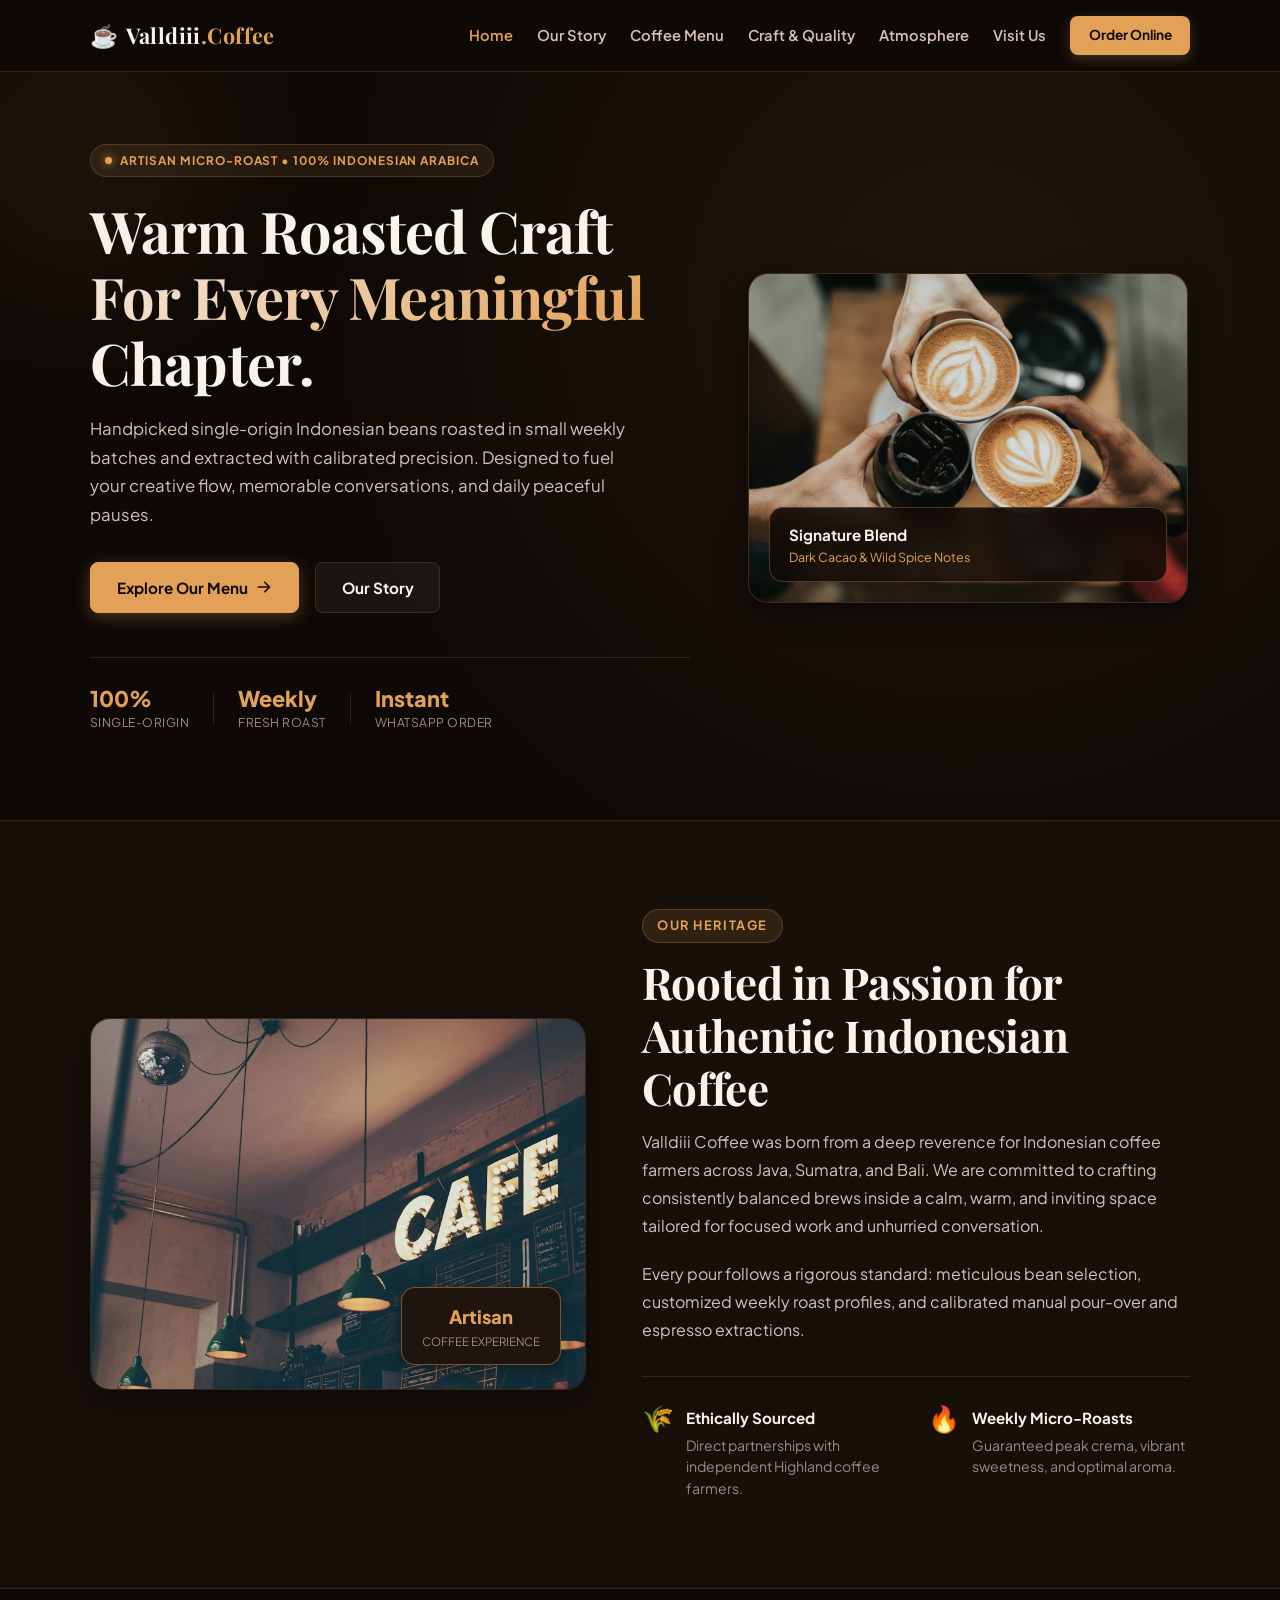
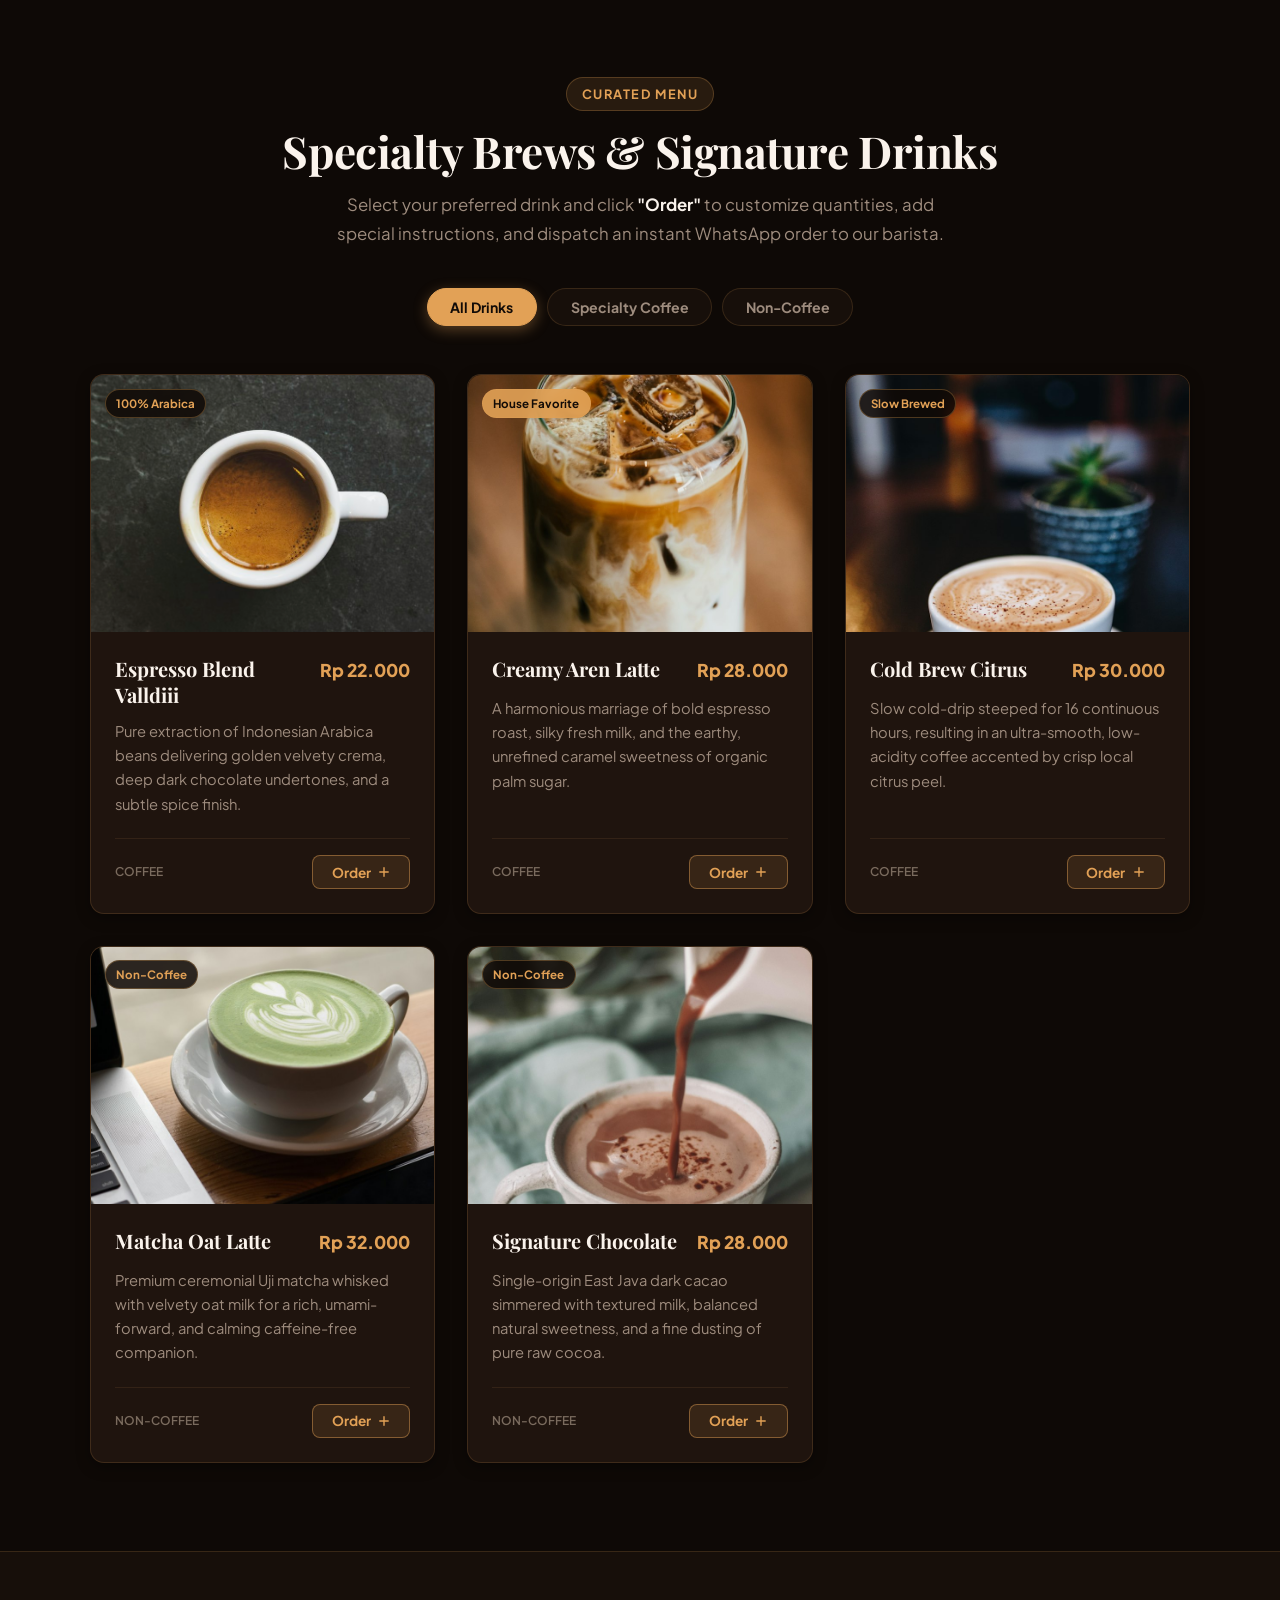
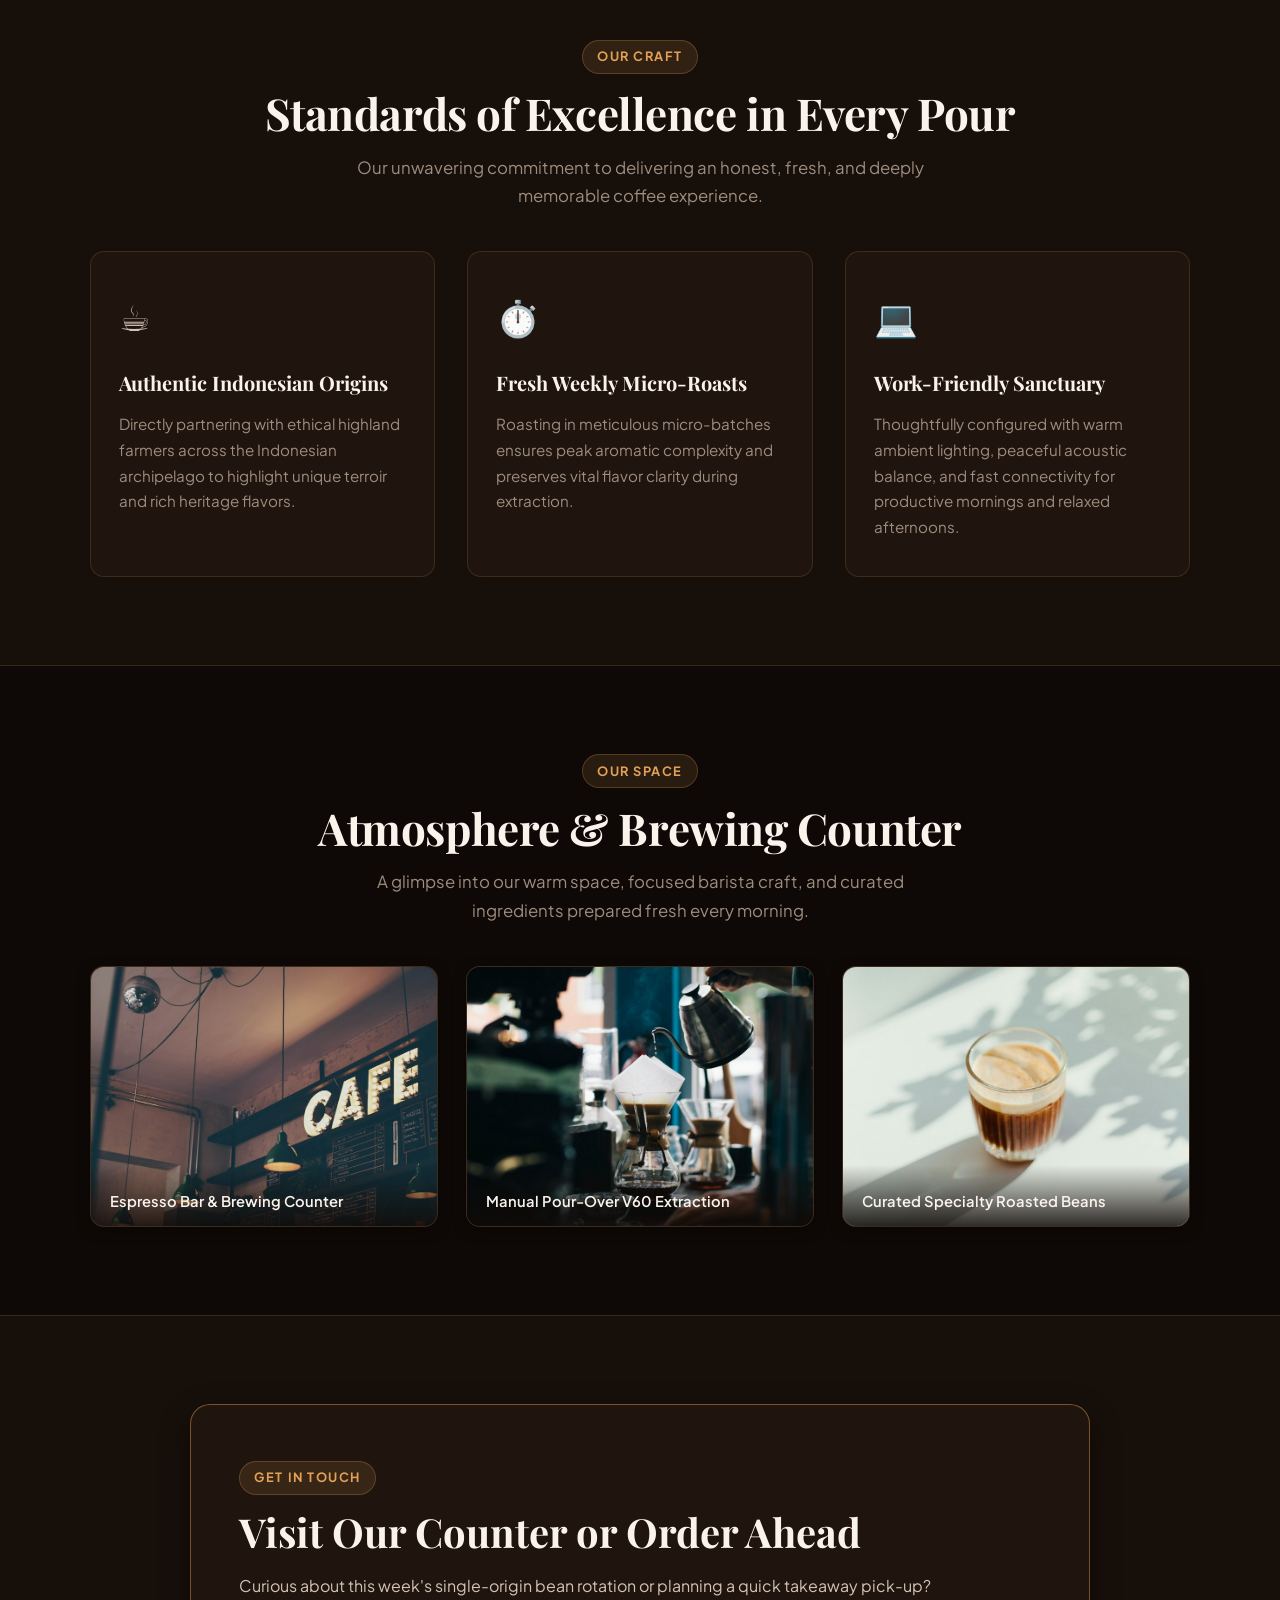
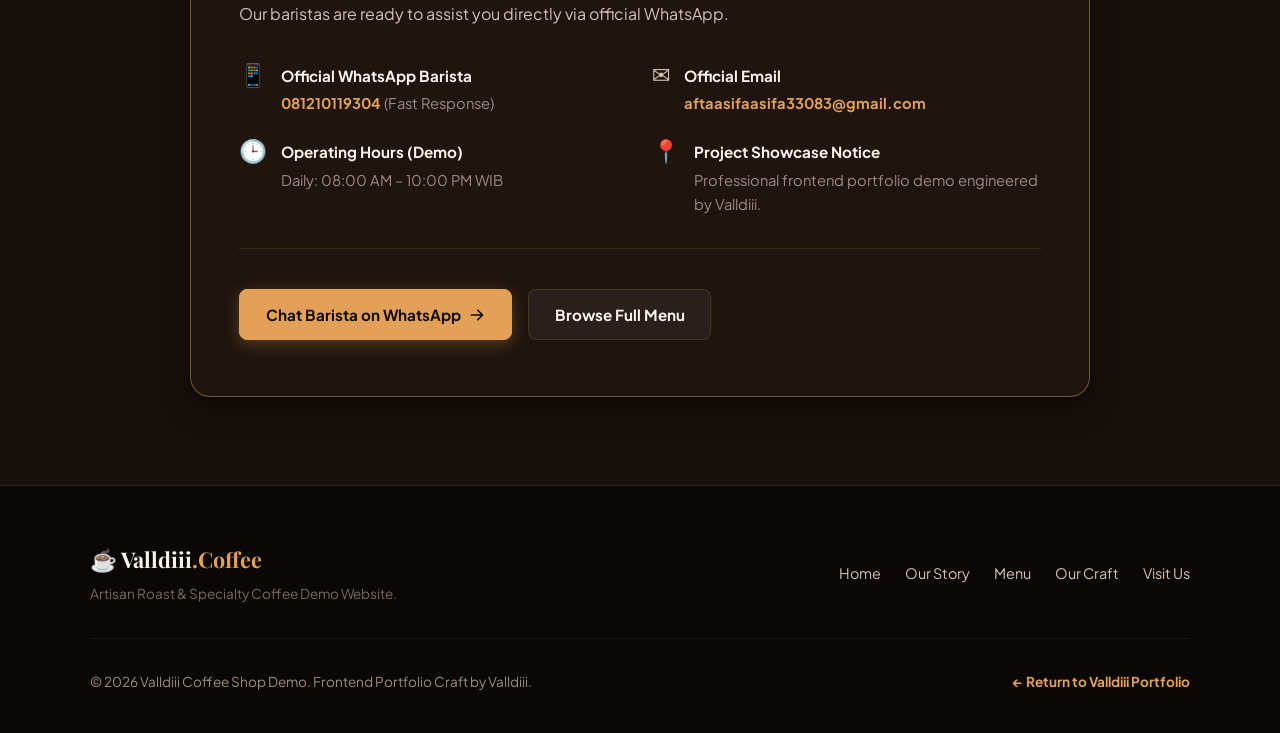
<file: projects/coffee-shop/index.html>
<!DOCTYPE html>
<html lang="en">

<head>
  <meta charset="UTF-8">
  <meta name="viewport" content="width=device-width, initial-scale=1.0">
  <title>Valldiii Coffee — Artisan Roast &amp; Specialty Coffee</title>
  <meta name="description" content="Valldiii Coffee — Contemporary specialty coffee roastery demo website. Handcrafted single-origin roasts, signature beverage catalog, and direct-to-WhatsApp mobile ordering.">

  <!-- Google Fonts: Playfair Display (Editorial Serif) & Plus Jakarta Sans (Modern Sans) -->
  <link rel="preconnect" href="https://fonts.googleapis.com">
  <link rel="preconnect" href="https://fonts.gstatic.com" crossorigin>
  <link href="https://fonts.googleapis.com/css2?family=Playfair+Display:ital,wght@0,500;0,600;0,700;0,800;1,400;1,600&family=Plus+Jakarta+Sans:wght@400;500;600;700;800&family=JetBrains+Mono:wght@400;500;600&display=swap" rel="stylesheet">
  
  <link rel="stylesheet" href="style.css?v=2.0">
</head>

<body>

  <!-- ========================================================
       1. HEADER & NAVBAR
       ======================================================== -->
  <header class="header" id="site-header">
    <div class="container nav-wrap">
      <a href="#hero" class="brand" aria-label="Valldiii Coffee - Home">
        <span class="brand-icon">☕</span>
        <span class="brand-name">Valldiii<span class="brand-accent">.Coffee</span></span>
      </a>

      <!-- Desktop Nav -->
      <nav class="nav-links" id="nav-links" aria-label="Shop Navigation Menu">
        <a href="#hero" class="nav-item active">Home</a>
        <a href="#about" class="nav-item">Our Story</a>
        <a href="#menu" class="nav-item">Coffee Menu</a>
        <a href="#features" class="nav-item">Craft &amp; Quality</a>
        <a href="#gallery" class="nav-item">Atmosphere</a>
        <a href="#contact" class="nav-item">Visit Us</a>
        <a href="#menu" class="btn-order-nav">Order Online</a>
      </nav>

      <!-- Mobile Hamburger Button -->
      <button type="button" class="nav-toggle" id="nav-toggle" aria-label="Toggle navigation menu" aria-expanded="false" aria-controls="nav-links">
        <span class="bar"></span>
        <span class="bar"></span>
        <span class="bar"></span>
      </button>
    </div>
  </header>

  <main>
    <!-- ========================================================
         2. HERO SECTION
         ======================================================== -->
    <section class="hero-section" id="hero">
      <div class="hero-glow-backlight" aria-hidden="true"></div>
      <div class="container hero-container">
        <div class="hero-content">
          <div class="hero-badge">
            <span class="badge-dot"></span>
            <span>ARTISAN MICRO-ROAST • 100% INDONESIAN ARABICA</span>
          </div>

          <h1 class="hero-title">
            Warm Roasted Craft <br>
            <span class="text-gradient">For Every Meaningful</span> Chapter.
          </h1>

          <p class="hero-desc">
            Handpicked single-origin Indonesian beans roasted in small weekly batches and extracted with calibrated precision. Designed to fuel your creative flow, memorable conversations, and daily peaceful pauses.
          </p>

          <div class="hero-actions">
            <a href="#menu" class="btn btn-primary" id="hero-btn-menu">
              <span>Explore Our Menu</span>
              <svg viewBox="0 0 20 20" fill="currentColor" width="16" height="16" aria-hidden="true">
                <path fill-rule="evenodd" d="M10.293 3.293a1 1 0 011.414 0l6 6a1 1 0 010 1.414l-6 6a1 1 0 01-1.414-1.414L14.586 11H3a1 1 0 110-2h11.586l-4.293-4.293a1 1 0 010-1.414z" clip-rule="evenodd"/>
              </svg>
            </a>
            <a href="#about" class="btn btn-secondary" id="hero-btn-story">
              <span>Our Story</span>
            </a>
          </div>

          <!-- Highlight Micro Badges -->
          <div class="hero-stats-strip">
            <div class="stat-pill">
              <strong>100%</strong>
              <span>Single-Origin</span>
            </div>
            <div class="stat-separator" aria-hidden="true"></div>
            <div class="stat-pill">
              <strong>Weekly</strong>
              <span>Fresh Roast</span>
            </div>
            <div class="stat-separator" aria-hidden="true"></div>
            <div class="stat-pill">
              <strong>Instant</strong>
              <span>WhatsApp Order</span>
            </div>
          </div>
        </div>

        <div class="hero-visual">
          <div class="hero-image-card">
            <img src="images/hero_coffee.jpg" alt="Warm espresso cup with delicate latte art on wooden table" class="hero-img" loading="eager">
            <div class="hero-card-tag">
              <span class="tag-title">Signature Blend</span>
              <span class="tag-sub">Dark Cacao &amp; Wild Spice Notes</span>
            </div>
          </div>
        </div>
      </div>
    </section>

    <!-- ========================================================
         3. ABOUT SECTION
         ======================================================== -->
    <section class="about-section" id="about">
      <div class="container">
        <div class="about-grid">
          <div class="about-image-wrap">
            <img src="images/gallery_1.jpg" alt="Warm cozy interior atmosphere of Valldiii Coffee bar" class="about-img" loading="lazy">
            <div class="about-experience-badge">
              <span class="exp-number">Artisan</span>
              <span class="exp-label">Coffee Experience</span>
            </div>
          </div>

          <div class="about-text-wrap">
            <span class="section-tag">OUR HERITAGE</span>
            <h2 class="section-title">Rooted in Passion for Authentic Indonesian Coffee</h2>
            <p class="about-paragraph">
              Valldiii Coffee was born from a deep reverence for Indonesian coffee farmers across Java, Sumatra, and Bali. We are committed to crafting consistently balanced brews inside a calm, warm, and inviting space tailored for focused work and unhurried conversation.
            </p>
            <p class="about-paragraph">
              Every pour follows a rigorous standard: meticulous bean selection, customized weekly roast profiles, and calibrated manual pour-over and espresso extractions.
            </p>

            <div class="about-features-row">
              <div class="about-feat-item">
                <span class="feat-icon">🌾</span>
                <div>
                  <h4>Ethically Sourced</h4>
                  <p>Direct partnerships with independent Highland coffee farmers.</p>
                </div>
              </div>
              <div class="about-feat-item">
                <span class="feat-icon">🔥</span>
                <div>
                  <h4>Weekly Micro-Roasts</h4>
                  <p>Guaranteed peak crema, vibrant sweetness, and optimal aroma.</p>
                </div>
              </div>
            </div>
          </div>
        </div>
      </div>
    </section>

    <!-- ========================================================
         4. MENU SECTION (INTERACTIVE CATALOG WITH DIRECT ORDER)
         ======================================================== -->
    <section class="menu-section" id="menu">
      <div class="container">
        <div class="section-header text-center">
          <span class="section-tag">CURATED MENU</span>
          <h2 class="section-title">Specialty Brews &amp; Signature Drinks</h2>
          <p class="section-subtitle">
            Select your preferred drink and click <strong>"Order"</strong> to customize quantities, add special instructions, and dispatch an instant WhatsApp order to our barista.
          </p>
        </div>

        <!-- Category Filters -->
        <div class="menu-filter-bar text-center">
          <button type="button" class="filter-btn active" data-category="all">All Drinks</button>
          <button type="button" class="filter-btn" data-category="coffee">Specialty Coffee</button>
          <button type="button" class="filter-btn" data-category="non-coffee">Non-Coffee</button>
        </div>

        <!-- Menu Cards Grid -->
        <div class="menu-grid" id="menu-grid">

          <!-- Item 1: Espresso -->
          <article class="menu-card" data-category="coffee" data-id="espresso" data-name="Espresso Blend Valldiii" data-price="22000" data-price-display="Rp 22.000" data-image="images/espresso.jpg">
            <div class="menu-card-img-box">
              <img src="images/espresso.jpg" alt="Rich Espresso Blend Valldiii with dense golden crema" class="menu-card-img" loading="lazy">
              <span class="menu-card-badge">100% Arabica</span>
            </div>
            <div class="menu-card-body">
              <div class="menu-card-head">
                <h3 class="menu-card-title">Espresso Blend Valldiii</h3>
                <span class="menu-card-price">Rp 22.000</span>
              </div>
              <p class="menu-card-desc">
                Pure extraction of Indonesian Arabica beans delivering golden velvety crema, deep dark chocolate undertones, and a subtle spice finish.
              </p>
              <div class="menu-card-footer">
                <span class="menu-card-category-tag">Coffee</span>
                <button type="button" class="btn btn-order-item" data-action="order" data-id="espresso">
                  <span>Order</span>
                  <svg viewBox="0 0 20 20" fill="currentColor" width="14" height="14" aria-hidden="true">
                    <path fill-rule="evenodd" d="M10 3a1 1 0 011 1v5h5a1 1 0 110 2h-5v5a1 1 0 11-2 0v-5H4a1 1 0 110-2h5V4a1 1 0 011-1z" clip-rule="evenodd"/>
                  </svg>
                </button>
              </div>
            </div>
          </article>

          <!-- Item 2: Creamy Aren Latte -->
          <article class="menu-card" data-category="coffee" data-id="aren-latte" data-name="Creamy Aren Latte" data-price="28000" data-price-display="Rp 28.000" data-image="images/aren_latte.jpg">
            <div class="menu-card-img-box">
              <img src="images/aren_latte.jpg" alt="Iced Creamy Aren Latte with silky fresh milk and palm sugar layers" class="menu-card-img" loading="lazy">
              <span class="menu-card-badge bestseller">House Favorite</span>
            </div>
            <div class="menu-card-body">
              <div class="menu-card-head">
                <h3 class="menu-card-title">Creamy Aren Latte</h3>
                <span class="menu-card-price">Rp 28.000</span>
              </div>
              <p class="menu-card-desc">
                A harmonious marriage of bold espresso roast, silky fresh milk, and the earthy, unrefined caramel sweetness of organic palm sugar.
              </p>
              <div class="menu-card-footer">
                <span class="menu-card-category-tag">Coffee</span>
                <button type="button" class="btn btn-order-item" data-action="order" data-id="aren-latte">
                  <span>Order</span>
                  <svg viewBox="0 0 20 20" fill="currentColor" width="14" height="14" aria-hidden="true">
                    <path fill-rule="evenodd" d="M10 3a1 1 0 011 1v5h5a1 1 0 110 2h-5v5a1 1 0 11-2 0v-5H4a1 1 0 110-2h5V4a1 1 0 011-1z" clip-rule="evenodd"/>
                  </svg>
                </button>
              </div>
            </div>
          </article>

          <!-- Item 3: Cold Brew Citrus -->
          <article class="menu-card" data-category="coffee" data-id="cold-brew" data-name="Cold Brew Citrus" data-price="30000" data-price-display="Rp 30.000" data-image="images/cold_brew.jpg">
            <div class="menu-card-img-box">
              <img src="images/cold_brew.jpg" alt="Refreshing Cold Brew Citrus with clear ice cubes and fresh orange garnish" class="menu-card-img" loading="lazy">
              <span class="menu-card-badge">Slow Brewed</span>
            </div>
            <div class="menu-card-body">
              <div class="menu-card-head">
                <h3 class="menu-card-title">Cold Brew Citrus</h3>
                <span class="menu-card-price">Rp 30.000</span>
              </div>
              <p class="menu-card-desc">
                Slow cold-drip steeped for 16 continuous hours, resulting in an ultra-smooth, low-acidity coffee accented by crisp local citrus peel.
              </p>
              <div class="menu-card-footer">
                <span class="menu-card-category-tag">Coffee</span>
                <button type="button" class="btn btn-order-item" data-action="order" data-id="cold-brew">
                  <span>Order</span>
                  <svg viewBox="0 0 20 20" fill="currentColor" width="14" height="14" aria-hidden="true">
                    <path fill-rule="evenodd" d="M10 3a1 1 0 011 1v5h5a1 1 0 110 2h-5v5a1 1 0 11-2 0v-5H4a1 1 0 110-2h5V4a1 1 0 011-1z" clip-rule="evenodd"/>
                  </svg>
                </button>
              </div>
            </div>
          </article>

          <!-- Item 4: Matcha Oat Latte -->
          <article class="menu-card" data-category="non-coffee" data-id="matcha-latte" data-name="Matcha Oat Latte" data-price="32000" data-price-display="Rp 32.000" data-image="images/matcha_latte.jpg">
            <div class="menu-card-img-box">
              <img src="images/matcha_latte.jpg" alt="Matcha Oat Latte with vivid green ceremonial matcha and creamy oat milk" class="menu-card-img" loading="lazy">
              <span class="menu-card-badge">Non-Coffee</span>
            </div>
            <div class="menu-card-body">
              <div class="menu-card-head">
                <h3 class="menu-card-title">Matcha Oat Latte</h3>
                <span class="menu-card-price">Rp 32.000</span>
              </div>
              <p class="menu-card-desc">
                Premium ceremonial Uji matcha whisked with velvety oat milk for a rich, umami-forward, and calming caffeine-free companion.
              </p>
              <div class="menu-card-footer">
                <span class="menu-card-category-tag">Non-Coffee</span>
                <button type="button" class="btn btn-order-item" data-action="order" data-id="matcha-latte">
                  <span>Order</span>
                  <svg viewBox="0 0 20 20" fill="currentColor" width="14" height="14" aria-hidden="true">
                    <path fill-rule="evenodd" d="M10 3a1 1 0 011 1v5h5a1 1 0 110 2h-5v5a1 1 0 11-2 0v-5H4a1 1 0 110-2h5V4a1 1 0 011-1z" clip-rule="evenodd"/>
                  </svg>
                </button>
              </div>
            </div>
          </article>

          <!-- Item 5: Signature Chocolate -->
          <article class="menu-card" data-category="non-coffee" data-id="chocolate" data-name="Signature Chocolate" data-price="28000" data-price-display="Rp 28.000" data-image="images/chocolate.jpg">
            <div class="menu-card-img-box">
              <img src="images/chocolate.jpg" alt="Rich dark Signature Chocolate beverage with dense velvety foam" class="menu-card-img" loading="lazy">
              <span class="menu-card-badge">Non-Coffee</span>
            </div>
            <div class="menu-card-body">
              <div class="menu-card-head">
                <h3 class="menu-card-title">Signature Chocolate</h3>
                <span class="menu-card-price">Rp 28.000</span>
              </div>
              <p class="menu-card-desc">
                Single-origin East Java dark cacao simmered with textured milk, balanced natural sweetness, and a fine dusting of pure raw cocoa.
              </p>
              <div class="menu-card-footer">
                <span class="menu-card-category-tag">Non-Coffee</span>
                <button type="button" class="btn btn-order-item" data-action="order" data-id="chocolate">
                  <span>Order</span>
                  <svg viewBox="0 0 20 20" fill="currentColor" width="14" height="14" aria-hidden="true">
                    <path fill-rule="evenodd" d="M10 3a1 1 0 011 1v5h5a1 1 0 110 2h-5v5a1 1 0 11-2 0v-5H4a1 1 0 110-2h5V4a1 1 0 011-1z" clip-rule="evenodd"/>
                  </svg>
                </button>
              </div>
            </div>
          </article>

        </div>
      </div>
    </section>

    <!-- ========================================================
         5. FEATURES SECTION (WHY CHOOSE US)
         ======================================================== -->
    <section class="features-section" id="features">
      <div class="container">
        <div class="section-header text-center">
          <span class="section-tag">OUR CRAFT</span>
          <h2 class="section-title">Standards of Excellence in Every Pour</h2>
          <p class="section-subtitle">
            Our unwavering commitment to delivering an honest, fresh, and deeply memorable coffee experience.
          </p>
        </div>

        <div class="features-grid">
          <div class="feature-box">
            <div class="feature-icon-wrap">☕</div>
            <h3>Authentic Indonesian Origins</h3>
            <p>Directly partnering with ethical highland farmers across the Indonesian archipelago to highlight unique terroir and rich heritage flavors.</p>
          </div>

          <div class="feature-box">
            <div class="feature-icon-wrap">⏱️</div>
            <h3>Fresh Weekly Micro-Roasts</h3>
            <p>Roasting in meticulous micro-batches ensures peak aromatic complexity and preserves vital flavor clarity during extraction.</p>
          </div>

          <div class="feature-box">
            <div class="feature-icon-wrap">💻</div>
            <h3>Work-Friendly Sanctuary</h3>
            <p>Thoughtfully configured with warm ambient lighting, peaceful acoustic balance, and fast connectivity for productive mornings and relaxed afternoons.</p>
          </div>
        </div>
      </div>
    </section>

    <!-- ========================================================
         6. GALLERY SECTION
         ======================================================== -->
    <section class="gallery-section" id="gallery">
      <div class="container">
        <div class="section-header text-center">
          <span class="section-tag">OUR SPACE</span>
          <h2 class="section-title">Atmosphere &amp; Brewing Counter</h2>
          <p class="section-subtitle">
            A glimpse into our warm space, focused barista craft, and curated ingredients prepared fresh every morning.
          </p>
        </div>

        <div class="gallery-grid">
          <div class="gallery-item">
            <img src="images/gallery_1.jpg" alt="Warm interior coffee bar with cozy ambient lighting" class="gallery-img" loading="lazy">
            <div class="gallery-caption">Espresso Bar &amp; Brewing Counter</div>
          </div>
          <div class="gallery-item">
            <img src="images/gallery_2.jpg" alt="Artisan manual pour-over V60 extraction" class="gallery-img" loading="lazy">
            <div class="gallery-caption">Manual Pour-Over V60 Extraction</div>
          </div>
          <div class="gallery-item">
            <img src="images/gallery_3.jpg" alt="Curated roasted specialty coffee beans" class="gallery-img" loading="lazy">
            <div class="gallery-caption">Curated Specialty Roasted Beans</div>
          </div>
        </div>
      </div>
    </section>

    <!-- ========================================================
         7. CONTACT & LOCATION SECTION
         ======================================================== -->
    <section class="contact-section" id="contact">
      <div class="container">
        <div class="contact-card-box">
          <div class="contact-info-col">
            <span class="section-tag">GET IN TOUCH</span>
            <h2 class="contact-heading">Visit Our Counter or Order Ahead</h2>
            <p class="contact-desc">
              Curious about this week's single-origin bean rotation or planning a quick takeaway pick-up? Our baristas are ready to assist you directly via official WhatsApp.
            </p>

            <div class="contact-details-list">
              <div class="contact-item">
                <span class="contact-item-icon">📱</span>
                <div>
                  <strong>Official WhatsApp Barista</strong>
                  <p><a href="https://wa.me/6281210119304" target="_blank" rel="noopener noreferrer">081210119304</a> (Fast Response)</p>
                </div>
              </div>

              <div class="contact-item">
                <span class="contact-item-icon">✉️</span>
                <div>
                  <strong>Official Email</strong>
                  <p><a href="mailto:aftaasifaasifa33083@gmail.com">aftaasifaasifa33083@gmail.com</a></p>
                </div>
              </div>

              <div class="contact-item">
                <span class="contact-item-icon">🕒</span>
                <div>
                  <strong>Operating Hours (Demo)</strong>
                  <p>Daily: 08:00 AM – 10:00 PM WIB</p>
                </div>
              </div>

              <div class="contact-item">
                <span class="contact-item-icon">📍</span>
                <div>
                  <strong>Project Showcase Notice</strong>
                  <p>Professional frontend portfolio demo engineered by Valldiii.</p>
                </div>
              </div>
            </div>

            <div class="contact-actions">
              <a href="https://wa.me/6281210119304?text=Hello%20Valldiii%20Coffee%2C%20I%20have%20an%20inquiry%20about%20your%20coffee%20menu" target="_blank" rel="noopener noreferrer" class="btn btn-primary" id="btn-wa-contact">
                <span>Chat Barista on WhatsApp</span>
                <svg viewBox="0 0 20 20" fill="currentColor" width="16" height="16" aria-hidden="true">
                  <path fill-rule="evenodd" d="M10.293 3.293a1 1 0 011.414 0l6 6a1 1 0 010 1.414l-6 6a1 1 0 01-1.414-1.414L14.586 11H3a1 1 0 110-2h11.586l-4.293-4.293a1 1 0 010-1.414z" clip-rule="evenodd"/>
                </svg>
              </a>
              <a href="#menu" class="btn btn-secondary">
                <span>Browse Full Menu</span>
              </a>
            </div>
          </div>
        </div>
      </div>
    </section>
  </main>

  <!-- ========================================================
       8. FOOTER
       ======================================================== -->
  <footer class="footer">
    <div class="container footer-container">
      <div class="footer-top">
        <div class="footer-brand">
          <span class="brand-name">☕ Valldiii<span class="brand-accent">.Coffee</span></span>
          <p class="footer-tagline">Artisan Roast &amp; Specialty Coffee Demo Website.</p>
        </div>
        <div class="footer-nav">
          <a href="#hero">Home</a>
          <a href="#about">Our Story</a>
          <a href="#menu">Menu</a>
          <a href="#features">Our Craft</a>
          <a href="#contact">Visit Us</a>
        </div>
      </div>

      <div class="footer-bottom">
        <p>&copy; 2026 Valldiii Coffee Shop Demo. Frontend Portfolio Craft by Valldiii.</p>
        <p><a href="../../index.html" class="back-link" target="_top">← Return to Valldiii Portfolio</a></p>
      </div>
    </div>
  </footer>

  <!-- ========================================================
       9. INTERACTIVE ORDER MODAL PANEL
       ======================================================== -->
  <div class="order-modal-backdrop" id="order-modal-backdrop" aria-hidden="true">
    <div class="order-modal-card" role="dialog" aria-modal="true" aria-labelledby="modal-drink-name">
      <div class="modal-card-header">
        <div class="modal-card-badge">Place Your Order</div>
        <button type="button" class="modal-close-btn" id="modal-order-close" aria-label="Close order dialog">
          <svg viewBox="0 0 24 24" width="20" height="20" fill="none" stroke="currentColor" stroke-width="2.2" stroke-linecap="round" stroke-linejoin="round">
            <line x1="18" y1="6" x2="6" y2="18"></line>
            <line x1="6" y1="6" x2="18" y2="18"></line>
          </svg>
        </button>
      </div>

      <div class="modal-card-body">
        <!-- Selected Item Preview -->
        <div class="modal-product-summary">
          <img src="images/aren_latte.jpg" alt="Selected beverage preview" class="modal-product-img" id="modal-product-img">
          <div class="modal-product-text">
            <h3 class="modal-product-title" id="modal-drink-name">Creamy Aren Latte</h3>
            <span class="modal-unit-price" id="modal-unit-price">Rp 28.000 / cup</span>
            <p class="modal-product-desc" id="modal-drink-desc">A balanced blend of bold espresso, smooth fresh milk, and organic palm sugar.</p>
          </div>
        </div>

        <!-- Quantity Stepper -->
        <div class="modal-form-group">
          <label class="modal-label" for="order-quantity-input">Quantity (Cup):</label>
          <div class="quantity-stepper">
            <button type="button" class="stepper-btn" id="btn-qty-minus" aria-label="Decrease quantity">−</button>
            <input type="number" id="order-quantity-input" class="quantity-input" value="1" min="1" max="50" readonly>
            <button type="button" class="stepper-btn" id="btn-qty-plus" aria-label="Increase quantity">+</button>
          </div>
        </div>

        <!-- Order Notes -->
        <div class="modal-form-group">
          <label class="modal-label" for="order-notes-input">Special Instructions (Optional):</label>
          <input type="text" id="order-notes-input" class="modal-input" placeholder="e.g., Less sugar / Iced / Oat milk preference">
        </div>

        <!-- Dynamic Subtotal Calculation -->
        <div class="modal-subtotal-box">
          <div class="subtotal-row">
            <span class="subtotal-label">Order Subtotal:</span>
            <span class="subtotal-val" id="modal-subtotal-val">Rp 28.000</span>
          </div>
          <p class="subtotal-hint">Price includes eco-friendly compostable takeaway packaging.</p>
        </div>

        <!-- Demo Transparency Notice -->
        <div class="modal-demo-notice">
          <span class="notice-icon">ℹ️</span>
          <span>This order will be automatically formatted and sent to official Valldiii WhatsApp (+62 812-1011-9304).</span>
        </div>
      </div>

      <div class="modal-card-footer">
        <button type="button" class="btn btn-secondary btn-sm" id="btn-cancel-order">Cancel</button>
        <button type="button" class="btn btn-primary" id="btn-submit-whatsapp">
          <svg viewBox="0 0 24 24" width="18" height="18" fill="currentColor" aria-hidden="true">
            <path d="M12.04 2c-5.46 0-9.91 4.45-9.91 9.91 0 1.75.46 3.45 1.32 4.95L2.05 22l5.25-1.38c1.45.79 3.08 1.21 4.74 1.21 5.46 0 9.91-4.45 9.91-9.91 0-2.65-1.03-5.14-2.9-7.01A9.816 9.816 0 0 0 12.04 2zm0 18.15c-1.49 0-2.95-.4-4.23-1.16l-.3-.18-3.14.82.84-3.06-.2-.31c-.83-1.33-1.27-2.87-1.27-4.46 0-4.52 3.68-8.2 8.2-8.2 2.19 0 4.25.85 5.8 2.4 1.55 1.55 2.4 3.61 2.4 5.8 0 4.52-3.68 8.19-8.2 8.19zm4.49-6.14c-.25-.12-1.47-.72-1.7-.81-.23-.08-.39-.12-.56.12-.17.25-.64.81-.79.97-.14.17-.29.19-.54.06-.25-.12-1.05-.39-2-1.23-.74-.66-1.24-1.47-1.38-1.72-.14-.25-.02-.38.11-.51.11-.11.25-.29.37-.43.12-.15.17-.25.25-.42.08-.17.04-.31-.02-.44-.06-.12-.56-1.35-.77-1.85-.2-.49-.41-.42-.56-.43h-.48c-.17 0-.44.06-.67.31-.23.25-.88.86-.88 2.1 0 1.24.9 2.44 1.03 2.61.12.17 1.77 2.7 4.29 3.79.6.26 1.07.41 1.44.53.6.19 1.15.16 1.58.1.48-.07 1.47-.6 1.68-1.18.21-.58.21-1.07.15-1.18-.06-.11-.23-.17-.48-.29z"/>
          </svg>
          <span>Order via WhatsApp</span>
        </button>
      </div>
    </div>
  </div>

  <!-- Toast Notification Hub -->
  <div class="toast-hub" id="toast-hub" aria-live="polite"></div>

  <script src="script.js?v=2.0"></script>
</body>

</html>
</file>
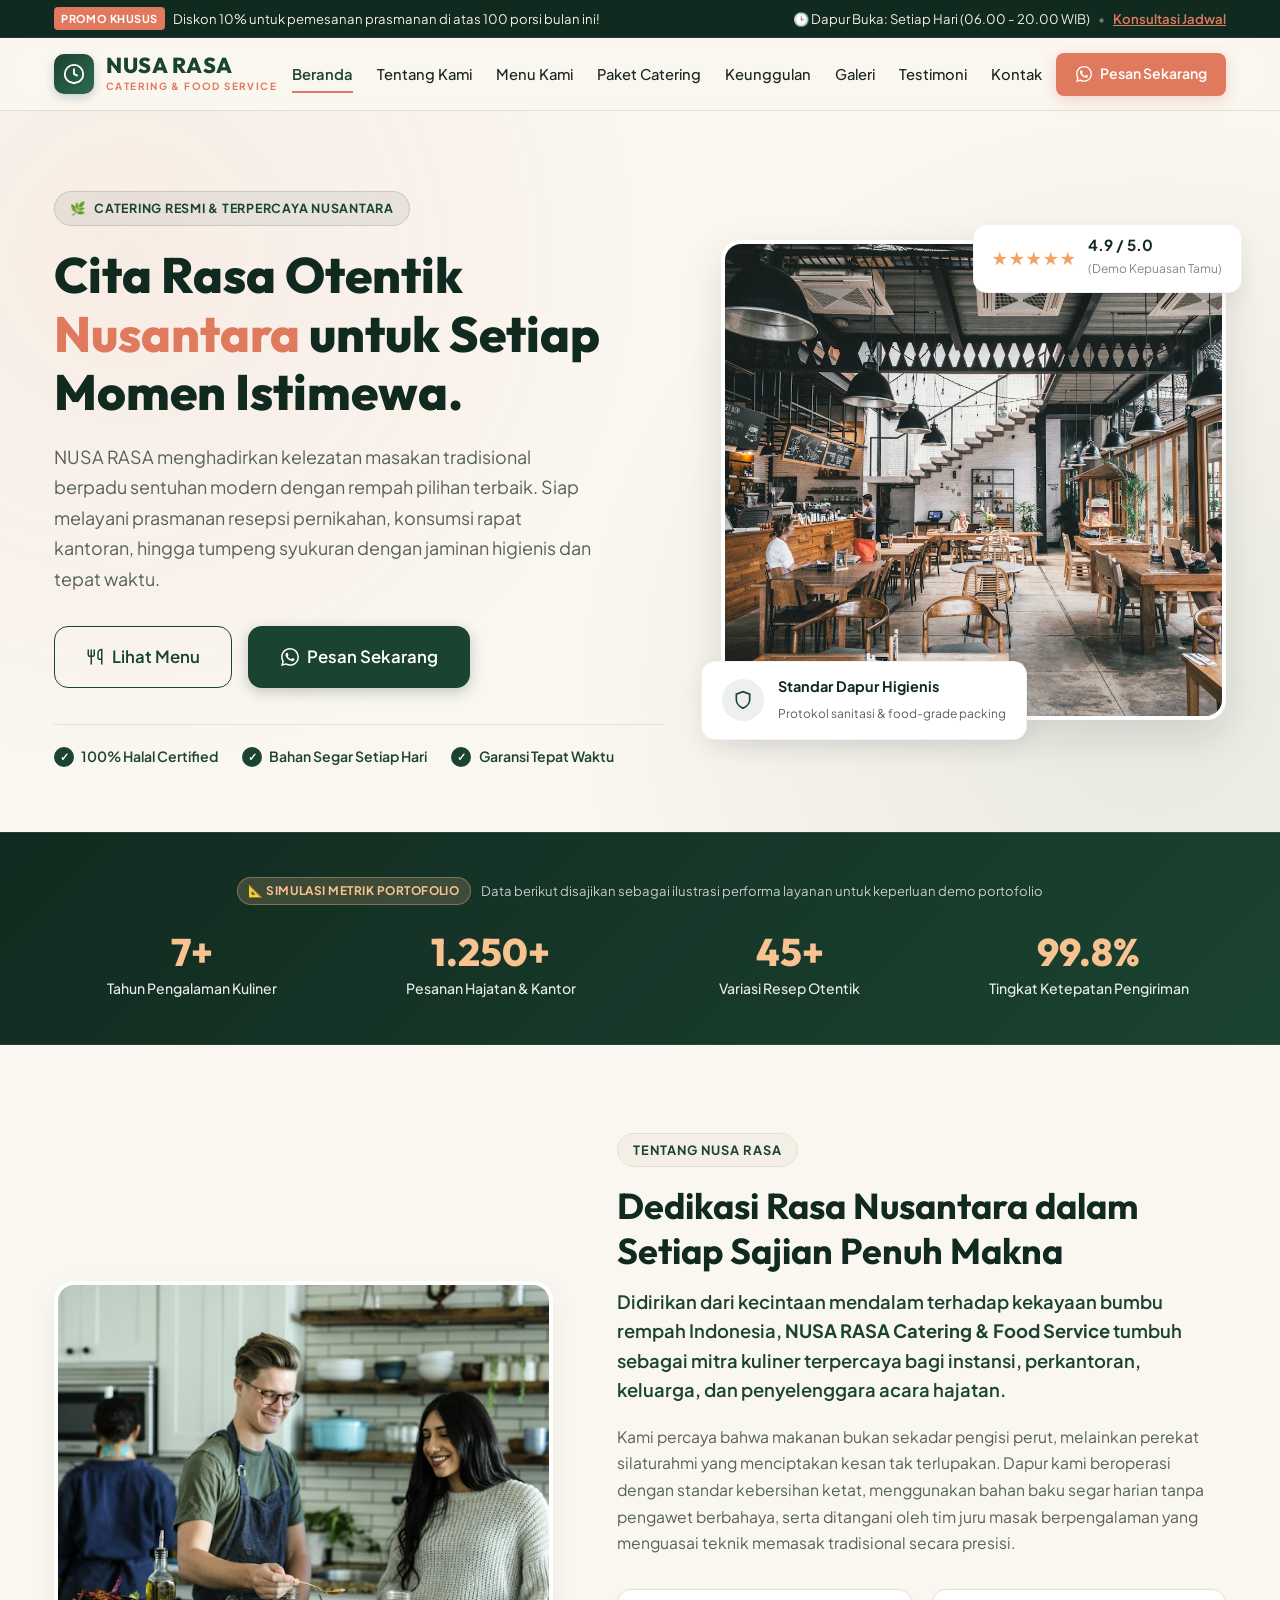
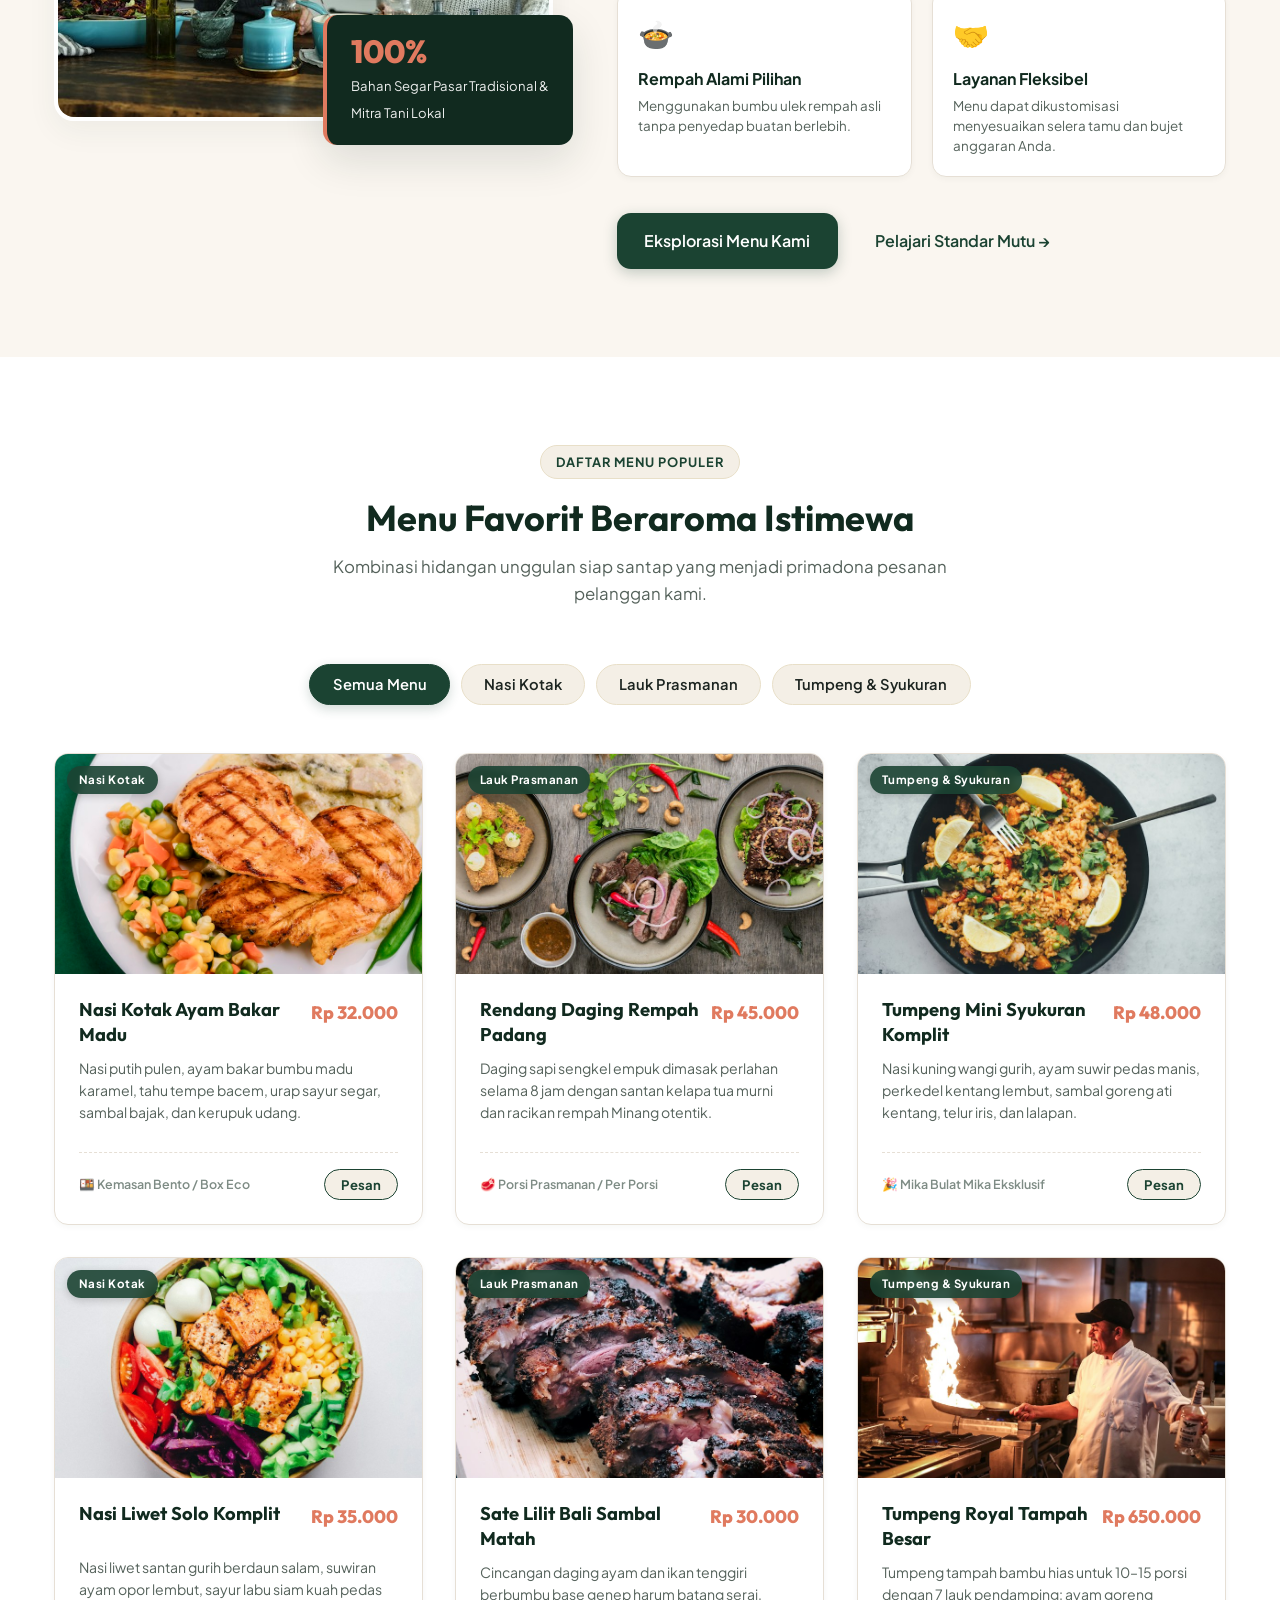
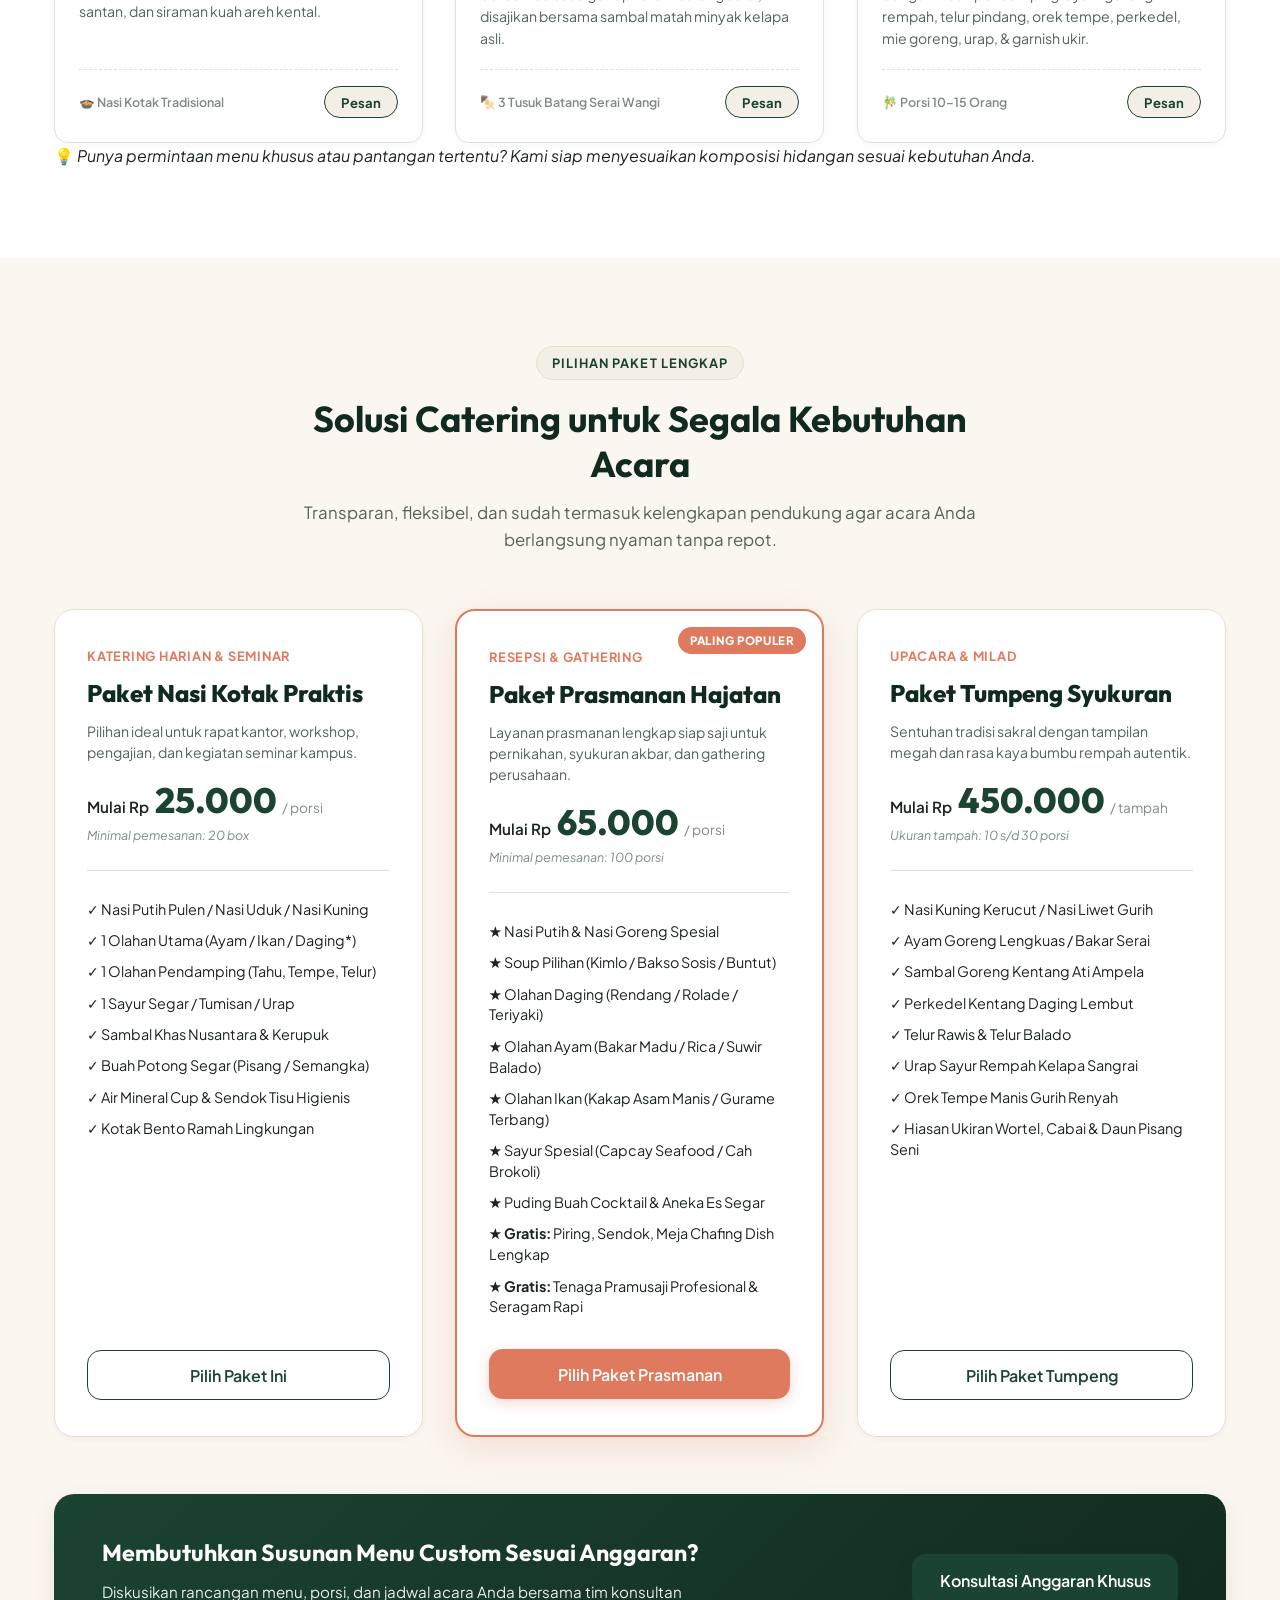
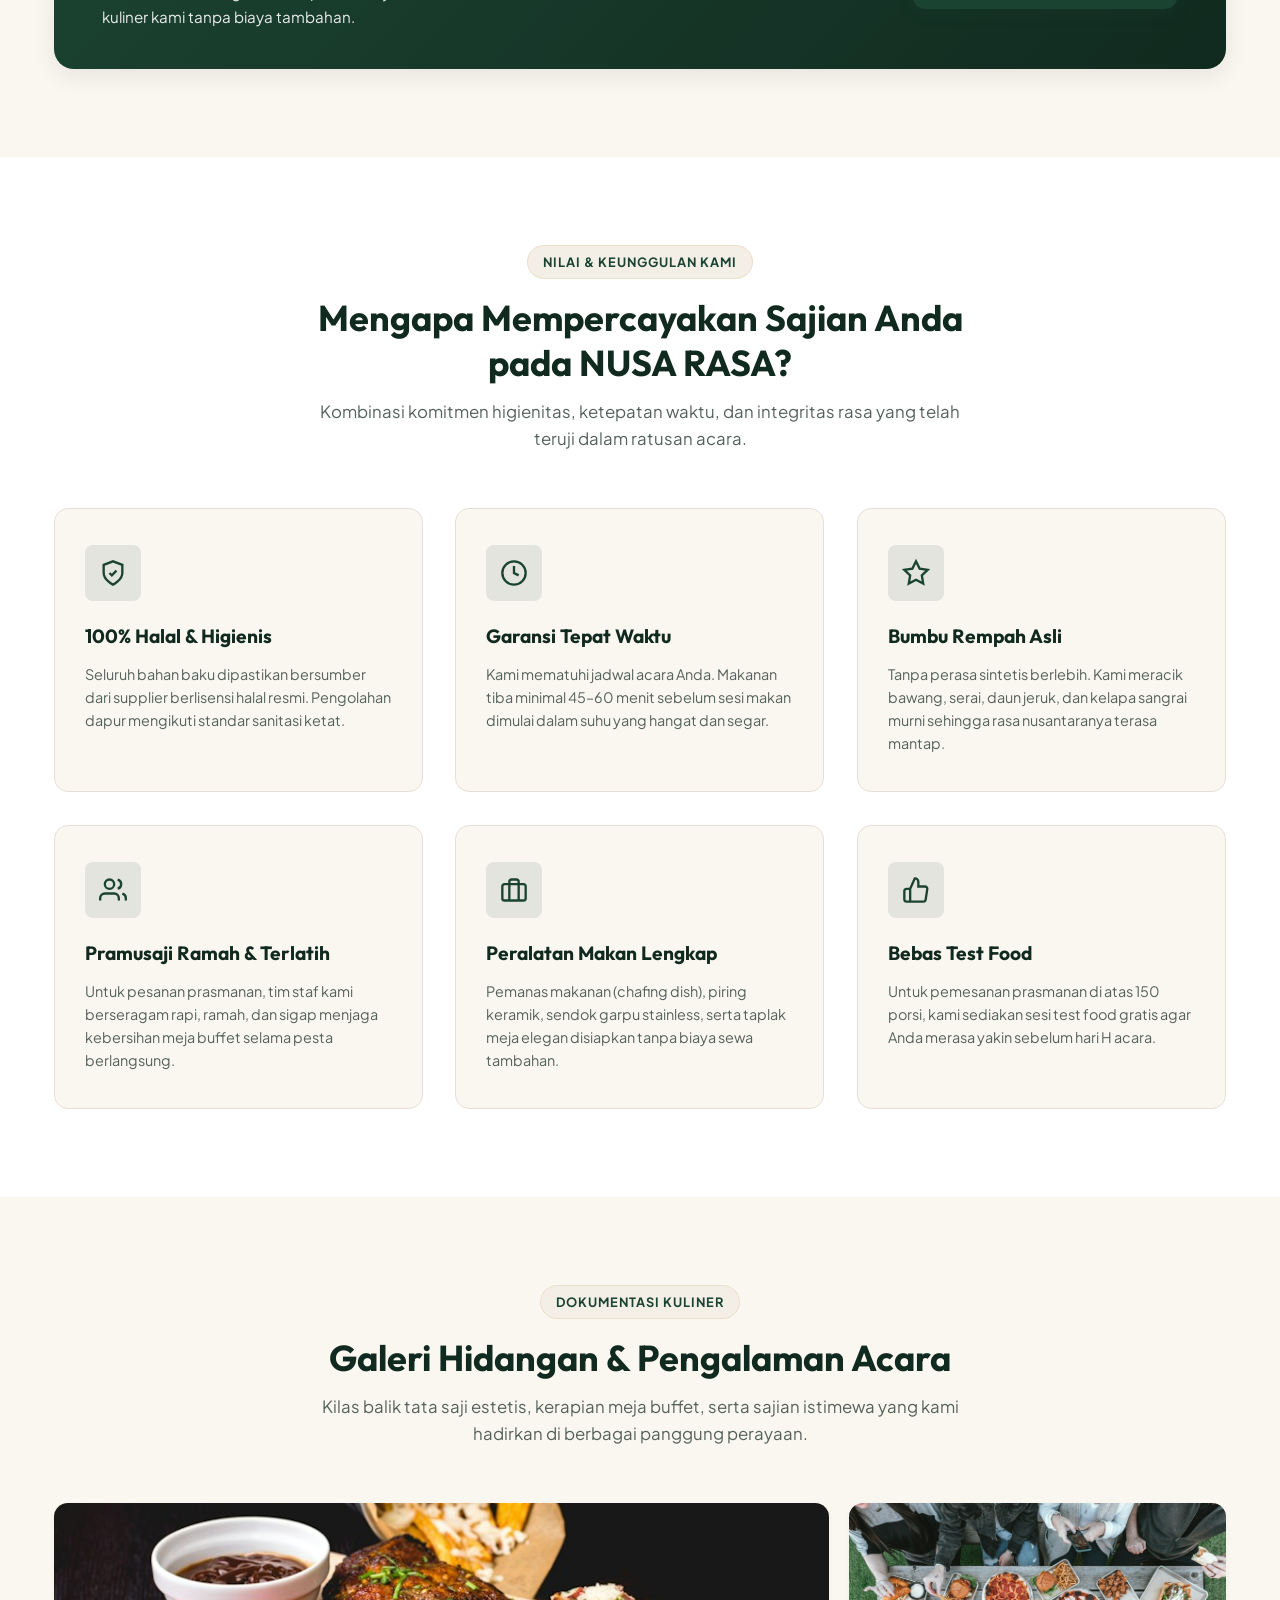
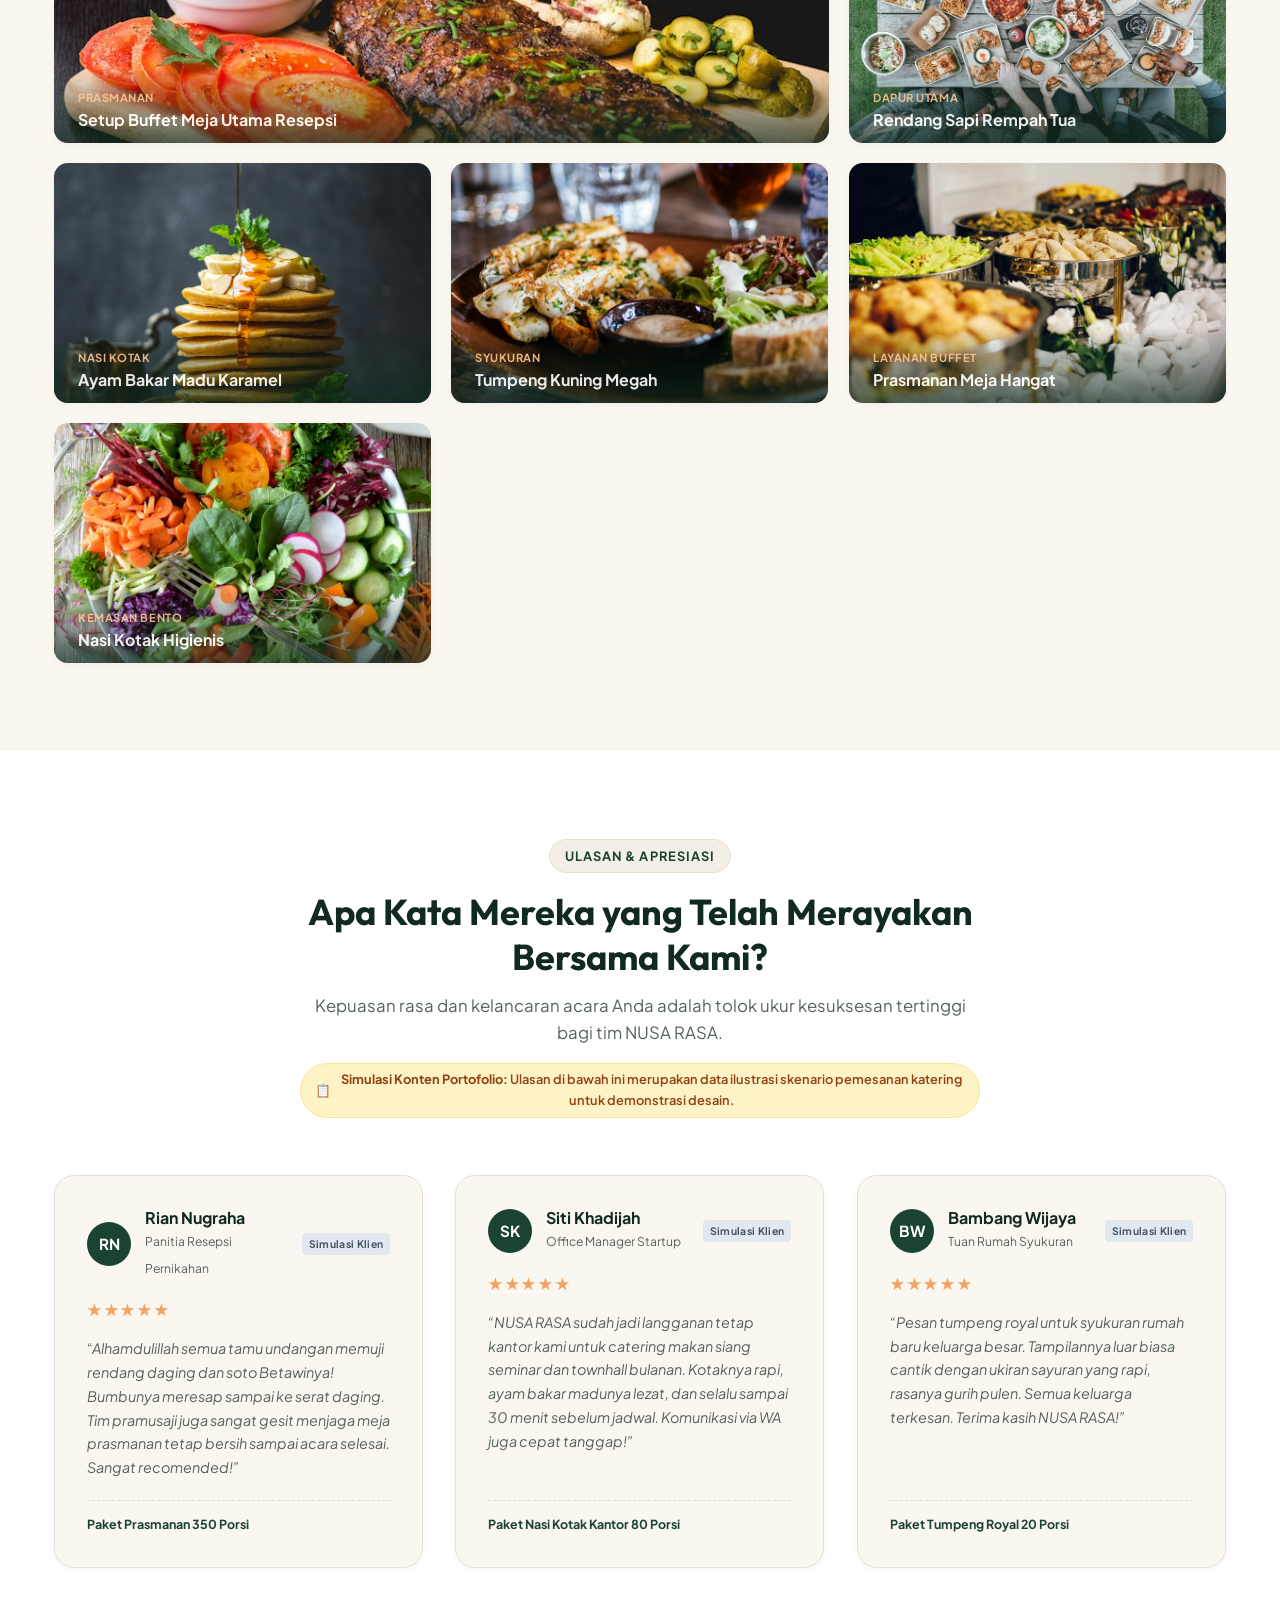
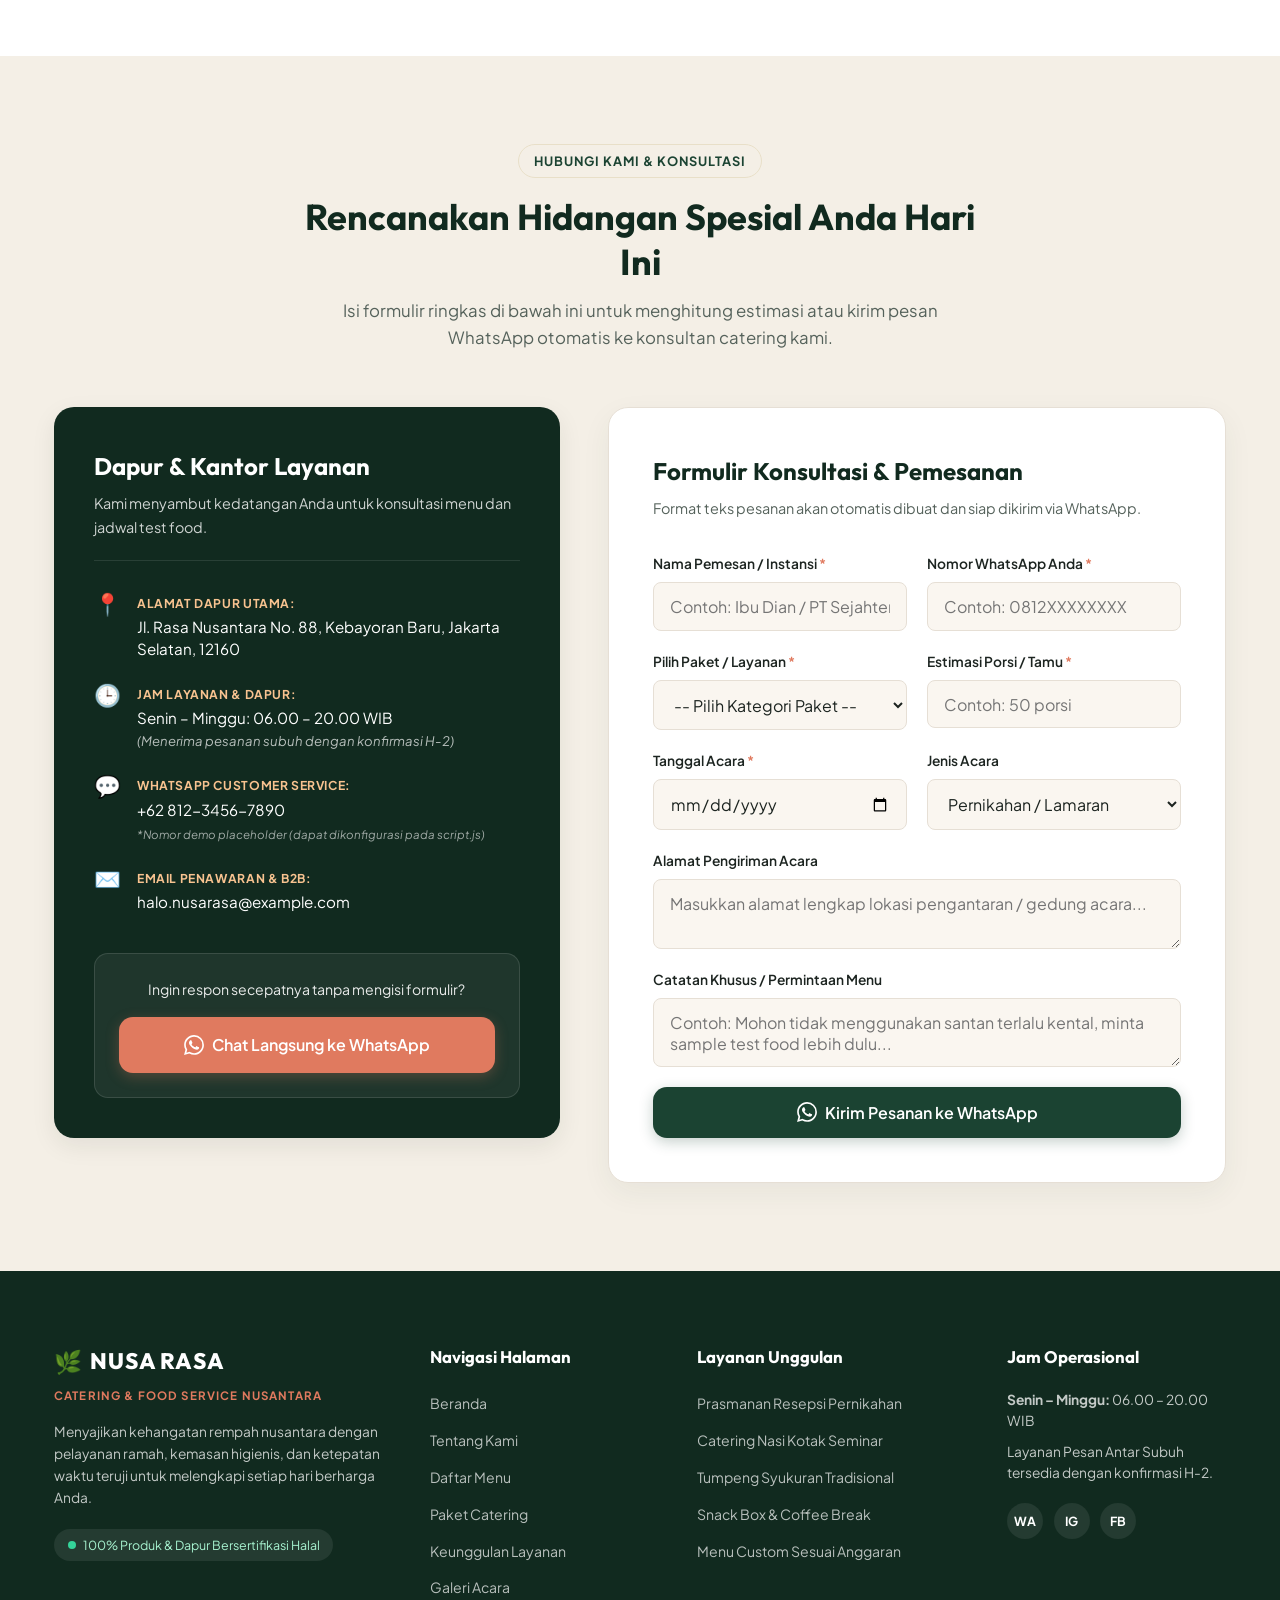
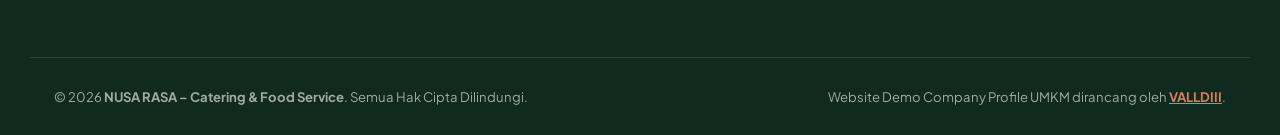
<file: projects/nusa-rasa/index.html>
<!DOCTYPE html>
<html lang="id">
<head>
  <meta charset="UTF-8">
  <meta name="viewport" content="width=device-width, initial-scale=1.0">
  <title>NUSA RASA — Catering &amp; Food Service Nusantara Berkualitas</title>
  <meta name="description" content="Layanan catering dan food service profesional untuk prasmanan pernikahan, hajatan, nasi kotak kantoran, dan tumpeng syukuran dengan cita rasa otentik Nusantara. 100% Halal dan higienis.">
  
  <!-- Favicon: Clean SVG Icon (Daun Rempah & Piring Nusantara) -->
  <link rel="icon" type="image/svg+xml" href="data:image/svg+xml,%3Csvg xmlns='http://www.w3.org/2000/svg' viewBox='0 0 32 32'%3E%3Ccircle cx='16' cy='16' r='15' fill='%231B4332'/%3E%3Ccircle cx='16' cy='16' r='11' fill='none' stroke='%23E07A5F' stroke-width='2'/%3E%3Cpath d='M16 8c-3 4-4 8-1 12 3-1 6-4 5-8-1-2-2-4-4-4z' fill='%23E07A5F'/%3E%3Cpath d='M16 11c-2 3-2 6 0 9 2-1 4-3 3-6-1-1-2-3-3-3z' fill='%23FAF6F0'/%3E%3C/svg%3E">
  
  <!-- Theme Color -->
  <meta name="theme-color" content="#1B4332">
  
  <!-- Google Fonts: Plus Jakarta Sans & Outfit -->
  <link rel="preconnect" href="https://fonts.googleapis.com">
  <link rel="preconnect" href="https://fonts.gstatic.com" crossorigin>
  <link href="https://fonts.googleapis.com/css2?family=Outfit:wght@400;500;600;700;800&family=Plus+Jakarta+Sans:wght@400;500;600;700&display=swap" rel="stylesheet">
  
  <!-- Stylesheet -->
  <link rel="stylesheet" href="style.css">
</head>
<body>

  <!-- ========================================================
       TOP ANNOUNCEMENT BAR
       ======================================================== -->
  <div class="top-announcement">
    <div class="container announcement-inner">
      <div class="announcement-left">
        <span class="badge-mini">PROMO KHUSUS</span>
        <span>Diskon 10% untuk pemesanan prasmanan di atas 100 porsi bulan ini!</span>
      </div>
      <div class="announcement-right">
        <span>🕒 Dapur Buka: Setiap Hari (06.00 - 20.00 WIB)</span>
        <span class="dot-separator">•</span>
        <a href="#contact" class="announcement-link">Konsultasi Jadwal</a>
      </div>
    </div>
  </div>

  <!-- ========================================================
       1. NAVBAR
       ======================================================== -->
  <header class="site-header" id="header">
    <div class="container navbar-container">
      <a href="#hero" class="brand-logo" aria-label="Nusa Rasa Beranda">
        <div class="brand-symbol">
          <svg viewBox="0 0 24 24" width="22" height="22" fill="none" stroke="currentColor" stroke-width="2">
            <path d="M12 2C6.5 2 2 6.5 2 12c0 3.5 1.8 6.6 4.6 8.3L12 22l5.4-1.7C20.2 18.6 22 15.5 22 12c0-5.5-4.5-10-10-10z"/>
            <path d="M12 6v6l4 2"/>
          </svg>
        </div>
        <div class="brand-text">
          <span class="brand-title">NUSA RASA</span>
          <span class="brand-tagline">CATERING &amp; FOOD SERVICE</span>
        </div>
      </a>

      <!-- Desktop Navigation Menu -->
      <nav class="nav-menu" id="nav-menu" aria-label="Menu Utama">
        <a href="#hero" class="nav-link active">Beranda</a>
        <a href="#about" class="nav-link">Tentang Kami</a>
        <a href="#menu" class="nav-link">Menu Kami</a>
        <a href="#packages" class="nav-link">Paket Catering</a>
        <a href="#why-us" class="nav-link">Keunggulan</a>
        <a href="#gallery" class="nav-link">Galeri</a>
        <a href="#testimonials" class="nav-link">Testimoni</a>
        <a href="#contact" class="nav-link">Kontak</a>
      </nav>

      <!-- CTA Nav Button -->
      <div class="nav-cta-wrapper">
        <a href="#contact" class="btn btn-accent btn-sm" id="btn-nav-order">
          <svg viewBox="0 0 24 24" width="16" height="16" fill="currentColor">
            <path d="M17.472 14.382c-.297-.149-1.758-.867-2.03-.967-.273-.099-.471-.148-.67.15-.197.297-.767.966-.94 1.164-.173.199-.347.223-.644.075-.297-.15-1.255-.463-2.39-1.475-.883-.788-1.48-1.761-1.653-2.059-.173-.297-.018-.458.13-.606.134-.133.298-.347.446-.52.149-.174.198-.298.298-.497.099-.198.05-.371-.025-.52-.075-.149-.669-1.612-.916-2.207-.242-.579-.487-.5-.669-.51-.173-.008-.371-.01-.57-.01-.198 0-.52.074-.792.372-.272.297-1.04 1.016-1.04 2.479 0 1.462 1.065 2.875 1.213 3.074.149.198 2.096 3.2 5.077 4.487.709.306 1.262.489 1.694.625.712.227 1.36.195 1.871.118.571-.085 1.758-.719 2.006-1.413.248-.694.248-1.289.173-1.413-.074-.124-.272-.198-.57-.347m-5.421 7.403h-.004a9.87 9.87 0 01-5.031-1.378l-.361-.214-3.741.982.998-3.648-.235-.374a9.86 9.86 0 01-1.51-5.26c.001-5.45 4.436-9.884 9.888-9.884 2.64 0 5.122 1.03 6.988 2.898a9.825 9.825 0 012.893 6.994c-.003 5.45-4.437 9.884-9.885 9.884m8.413-18.297A11.815 11.815 0 0012.05 0C5.495 0 .16 5.335.157 11.892c0 2.096.547 4.142 1.588 5.945L.057 24l6.305-1.654a11.882 11.882 0 005.683 1.448h.005c6.554 0 11.89-5.335 11.893-11.893a11.82 11.82 0 00-3.48-8.413Z"/>
          </svg>
          <span>Pesan Sekarang</span>
        </a>

        <!-- Mobile Hamburger Toggle -->
        <button type="button" class="mobile-toggle" id="mobile-toggle" aria-label="Buka navigasi mobile" aria-expanded="false" aria-controls="nav-menu">
          <span class="toggle-line"></span>
          <span class="toggle-line"></span>
          <span class="toggle-line"></span>
        </button>
      </div>
    </div>
  </header>

  <!-- Mobile Drawer Backdrop -->
  <div class="drawer-overlay" id="drawer-overlay" aria-hidden="true"></div>

  <main>
    <!-- ========================================================
         2. HERO SECTION
         ======================================================== -->
    <section class="hero-section" id="hero">
      <div class="hero-bg-accent" aria-hidden="true"></div>
      <div class="container hero-container">
        <!-- Hero Text Column -->
        <div class="hero-text-col" data-reveal="fade-right">
          <div class="hero-pill-badge">
            <span class="badge-icon">🌿</span>
            <span>CATERING RESMI &amp; TERPERCAYA NUSANTARA</span>
          </div>

          <h1 class="hero-heading">
            Cita Rasa Otentik <span class="highlight-text">Nusantara</span> untuk Setiap Momen Istimewa.
          </h1>

          <p class="hero-description">
            NUSA RASA menghadirkan kelezatan masakan tradisional berpadu sentuhan modern dengan rempah pilihan terbaik. Siap melayani prasmanan resepsi pernikahan, konsumsi rapat kantoran, hingga tumpeng syukuran dengan jaminan higienis dan tepat waktu.
          </p>

          <div class="hero-cta-group">
            <a href="#menu" class="btn btn-outline-dark btn-lg" id="btn-hero-menu">
              <svg viewBox="0 0 24 24" width="18" height="18" fill="none" stroke="currentColor" stroke-width="2" aria-hidden="true">
                <path d="M3 2v7c0 1.1.9 2 2 2h4a2 2 0 0 0 2-2V2"/>
                <path d="M7 2v20"/>
                <path d="M21 15V2a5 5 0 0 0-5 5v6c0 1.1.9 2 2 2h3Zm0 0v7"/>
              </svg>
              <span>Lihat Menu</span>
            </a>
            <a href="#contact" class="btn btn-primary btn-lg" id="btn-hero-order">
              <svg viewBox="0 0 24 24" width="18" height="18" fill="currentColor" aria-hidden="true">
                <path d="M17.472 14.382c-.297-.149-1.758-.867-2.03-.967-.273-.099-.471-.148-.67.15-.197.297-.767.966-.94 1.164-.173.199-.347.223-.644.075-.297-.15-1.255-.463-2.39-1.475-.883-.788-1.48-1.761-1.653-2.059-.173-.297-.018-.458.13-.606.134-.133.298-.347.446-.52.149-.174.198-.298.298-.497.099-.198.05-.371-.025-.52-.075-.149-.669-1.612-.916-2.207-.242-.579-.487-.5-.669-.51-.173-.008-.371-.01-.57-.01-.198 0-.52.074-.792.372-.272.297-1.04 1.016-1.04 2.479 0 1.462 1.065 2.875 1.213 3.074.149.198 2.096 3.2 5.077 4.487.709.306 1.262.489 1.694.625.712.227 1.36.195 1.871.118.571-.085 1.758-.719 2.006-1.413.248-.694.248-1.289.173-1.413-.074-.124-.272-.198-.57-.347m-5.421 7.403h-.004a9.87 9.87 0 01-5.031-1.378l-.361-.214-3.741.982.998-3.648-.235-.374a9.86 9.86 0 01-1.51-5.26c.001-5.45 4.436-9.884 9.888-9.884 2.64 0 5.122 1.03 6.988 2.898a9.825 9.825 0 012.893 6.994c-.003 5.45-4.437 9.884-9.885 9.884m8.413-18.297A11.815 11.815 0 0012.05 0C5.495 0 .16 5.335.157 11.892c0 2.096.547 4.142 1.588 5.945L.057 24l6.305-1.654a11.882 11.882 0 005.683 1.448h.005c6.554 0 11.89-5.335 11.893-11.893a11.82 11.82 0 00-3.48-8.413Z"/>
              </svg>
              <span>Pesan Sekarang</span>
            </a>
          </div>

          <!-- Trust Badges Strip -->
          <div class="hero-trust-row">
            <div class="trust-item">
              <span class="trust-check">✓</span>
              <span>100% Halal Certified</span>
            </div>
            <div class="trust-item">
              <span class="trust-check">✓</span>
              <span>Bahan Segar Setiap Hari</span>
            </div>
            <div class="trust-item">
              <span class="trust-check">✓</span>
              <span>Garansi Tepat Waktu</span>
            </div>
          </div>
        </div>

        <!-- Hero Media Column -->
        <div class="hero-media-col" data-reveal="fade-left">
          <div class="hero-image-card">
            <img 
              src="assets/hero_catering.jpg" 
              alt="Hidangan Prasmanan Catering Nusantara NUSA RASA" 
              class="hero-main-img"
              loading="eager"
            >
            
            <!-- Floating Badge: Rating -->
            <div class="hero-floating-badge badge-top-right">
              <div class="rating-stars">★★★★★</div>
              <div class="rating-text">
                <strong>4.9 / 5.0</strong>
                <span>(Demo Kepuasan Tamu)</span>
              </div>
            </div>

            <!-- Floating Badge: Service Guarantee -->
            <div class="hero-floating-card badge-bottom-left">
              <div class="card-icon-circle">
                <svg viewBox="0 0 24 24" width="20" height="20" fill="none" stroke="currentColor" stroke-width="2">
                  <path d="M12 22s8-4 8-10V5l-8-3-8 3v7c0 6 8 10 8 10z"/>
                </svg>
              </div>
              <div class="card-mini-info">
                <span class="info-title">Standar Dapur Higienis</span>
                <span class="info-sub">Protokol sanitasi &amp; food-grade packing</span>
              </div>
            </div>
          </div>
        </div>
      </div>
    </section>

    <!-- ========================================================
         METRICS / QUICK HIGHLIGHTS STRIP
         ======================================================== -->
    <section class="metrics-strip">
      <div class="container">
        <div class="metrics-demo-badge">
          <span class="demo-pill-badge">📐 Simulasi Metrik Portofolio</span>
          <span class="demo-subnote">Data berikut disajikan sebagai ilustrasi performa layanan untuk keperluan demo portofolio</span>
        </div>
        <div class="metrics-grid">
          <div class="metric-item">
            <span class="metric-number">7+</span>
            <span class="metric-label">Tahun Pengalaman Kuliner</span>
          </div>
          <div class="metric-separator" aria-hidden="true"></div>
          <div class="metric-item">
            <span class="metric-number">1.250+</span>
            <span class="metric-label">Pesanan Hajatan &amp; Kantor</span>
          </div>
          <div class="metric-separator" aria-hidden="true"></div>
          <div class="metric-item">
            <span class="metric-number">45+</span>
            <span class="metric-label">Variasi Resep Otentik</span>
          </div>
          <div class="metric-separator" aria-hidden="true"></div>
          <div class="metric-item">
            <span class="metric-number">99.8%</span>
            <span class="metric-label">Tingkat Ketepatan Pengiriman</span>
          </div>
        </div>
      </div>
    </section>

    <!-- ========================================================
         3. ABOUT US SECTION
         ======================================================== -->
    <section class="section about-section" id="about">
      <div class="container about-container">
        <div class="about-images-col" data-reveal="fade-right">
          <div class="about-image-stack">
            <img 
              src="assets/about_kitchen.jpg" 
              alt="Persiapan Masakan Nusantara oleh Tim Dapur NUSA RASA" 
              class="about-img-primary"
              loading="lazy"
            >
            <div class="about-experience-card">
              <span class="exp-number">100%</span>
              <span class="exp-text">Bahan Segar Pasar Tradisional &amp; Mitra Tani Lokal</span>
            </div>
          </div>
        </div>

        <div class="about-content-col" data-reveal="fade-left">
          <div class="section-tag">
            <span>TENTANG NUSA RASA</span>
          </div>
          <h2 class="section-title">Dedikasi Rasa Nusantara dalam Setiap Sajian Penuh Makna</h2>
          <p class="section-lead">
            Didirikan dari kecintaan mendalam terhadap kekayaan bumbu rempah Indonesia, <strong>NUSA RASA Catering &amp; Food Service</strong> tumbuh sebagai mitra kuliner terpercaya bagi instansi, perkantoran, keluarga, dan penyelenggara acara hajatan.
          </p>
          <p class="section-desc">
            Kami percaya bahwa makanan bukan sekadar pengisi perut, melainkan perekat silaturahmi yang menciptakan kesan tak terlupakan. Dapur kami beroperasi dengan standar kebersihan ketat, menggunakan bahan baku segar harian tanpa pengawet berbahaya, serta ditangani oleh tim juru masak berpengalaman yang menguasai teknik memasak tradisional secara presisi.
          </p>

          <div class="about-pillars">
            <div class="pillar-box">
              <div class="pillar-icon">🍲</div>
              <div class="pillar-text">
                <h4>Rempah Alami Pilihan</h4>
                <p>Menggunakan bumbu ulek rempah asli tanpa penyedap buatan berlebih.</p>
              </div>
            </div>
            <div class="pillar-box">
              <div class="pillar-icon">🤝</div>
              <div class="pillar-text">
                <h4>Layanan Fleksibel</h4>
                <p>Menu dapat dikustomisasi menyesuaikan selera tamu dan bujet anggaran Anda.</p>
              </div>
            </div>
          </div>

          <div class="about-cta-row">
            <a href="#menu" class="btn btn-primary">Eksplorasi Menu Kami</a>
            <a href="#why-us" class="btn btn-text">Pelajari Standar Mutu &rarr;</a>
          </div>
        </div>
      </div>
    </section>

    <!-- ========================================================
         4. OUR MENU SECTION (MIN 6 ITEMS WITH PRICES)
         ======================================================== -->
    <section class="section menu-section" id="menu">
      <div class="container">
        <div class="section-header text-center" data-reveal="fade-up">
          <div class="section-tag">
            <span>DAFTAR MENU POPULER</span>
          </div>
          <h2 class="section-title">Menu Favorit Beraroma Istimewa</h2>
          <p class="section-subtitle">
            Kombinasi hidangan unggulan siap santap yang menjadi primadona pesanan pelanggan kami.
          </p>
        </div>

        <!-- Menu Filter Tabs -->
        <div class="menu-filters-row" data-reveal="fade-up">
          <button type="button" class="menu-tab-btn active" data-filter="all">Semua Menu</button>
          <button type="button" class="menu-tab-btn" data-filter="nasi-kotak">Nasi Kotak</button>
          <button type="button" class="menu-tab-btn" data-filter="prasmanan">Lauk Prasmanan</button>
          <button type="button" class="menu-tab-btn" data-filter="tumpeng">Tumpeng &amp; Syukuran</button>
        </div>

        <!-- Menu Grid (8 Realistic Items) -->
        <div class="menu-grid" id="menu-grid">
          
          <!-- Item 1: Nasi Kotak Ayam Bakar Madu -->
          <article class="menu-card" data-category="nasi-kotak" data-reveal="fade-up">
            <div class="menu-card-img-wrap">
              <img 
                src="assets/menu_ayam_bakar.jpg" 
                alt="Nasi Kotak Ayam Bakar Madu Nusa" 
                class="menu-img"
                loading="lazy"
              >
              <span class="menu-badge-category">Nasi Kotak</span>
            </div>
            <div class="menu-card-body">
              <div class="menu-header-row">
                <h3 class="menu-title">Nasi Kotak Ayam Bakar Madu</h3>
                <span class="menu-price">Rp 32.000</span>
              </div>
              <p class="menu-desc">
                Nasi putih pulen, ayam bakar bumbu madu karamel, tahu tempe bacem, urap sayur segar, sambal bajak, dan kerupuk udang.
              </p>
              <div class="menu-meta-row">
                <span class="menu-portion">🍱 Kemasan Bento / Box Eco</span>
                <button type="button" class="btn-menu-order" data-menu="Nasi Kotak Ayam Bakar Madu (Rp 32.000)" aria-label="Pesan Nasi Kotak Ayam Bakar Madu">Pesan</button>
              </div>
            </div>
          </article>

          <!-- Item 2: Rendang Daging Sapi Padang -->
          <article class="menu-card" data-category="prasmanan" data-reveal="fade-up">
            <div class="menu-card-img-wrap">
              <img 
                src="assets/menu_rendang.jpg" 
                alt="Rendang Daging Sapi Rempah Padang" 
                class="menu-img"
                loading="lazy"
              >
              <span class="menu-badge-category">Lauk Prasmanan</span>
            </div>
            <div class="menu-card-body">
              <div class="menu-header-row">
                <h3 class="menu-title">Rendang Daging Rempah Padang</h3>
                <span class="menu-price">Rp 45.000</span>
              </div>
              <p class="menu-desc">
                Daging sapi sengkel empuk dimasak perlahan selama 8 jam dengan santan kelapa tua murni dan racikan rempah Minang otentik.
              </p>
              <div class="menu-meta-row">
                <span class="menu-portion">🥩 Porsi Prasmanan / Per Porsi</span>
                <button type="button" class="btn-menu-order" data-menu="Rendang Daging Rempah Padang (Rp 45.000)" aria-label="Pesan Rendang Daging Sapi Rempah Padang">Pesan</button>
              </div>
            </div>
          </article>

          <!-- Item 3: Tumpeng Mini Syukuran Komplit -->
          <article class="menu-card" data-category="tumpeng" data-reveal="fade-up">
            <div class="menu-card-img-wrap">
              <img 
                src="assets/menu_tumpeng.jpg" 
                alt="Tumpeng Mini Syukuran Komplit" 
                class="menu-img"
                loading="lazy"
              >
              <span class="menu-badge-category">Tumpeng &amp; Syukuran</span>
            </div>
            <div class="menu-card-body">
              <div class="menu-header-row">
                <h3 class="menu-title">Tumpeng Mini Syukuran Komplit</h3>
                <span class="menu-price">Rp 48.000</span>
              </div>
              <p class="menu-desc">
                Nasi kuning wangi gurih, ayam suwir pedas manis, perkedel kentang lembut, sambal goreng ati kentang, telur iris, dan lalapan.
              </p>
              <div class="menu-meta-row">
                <span class="menu-portion">🎉 Mika Bulat Mika Eksklusif</span>
                <button type="button" class="btn-menu-order" data-menu="Tumpeng Mini Syukuran Komplit (Rp 48.000)" aria-label="Pesan Tumpeng Mini Syukuran Komplit">Pesan</button>
              </div>
            </div>
          </article>

          <!-- Item 4: Nasi Liwet Solo Komplit -->
          <article class="menu-card" data-category="nasi-kotak" data-reveal="fade-up">
            <div class="menu-card-img-wrap">
              <img 
                src="assets/menu_nasi_liwet.jpg" 
                alt="Nasi Liwet Solo Komplit Ayam Suwir & Telur Areh" 
                class="menu-img"
                loading="lazy"
              >
              <span class="menu-badge-category">Nasi Kotak</span>
            </div>
            <div class="menu-card-body">
              <div class="menu-header-row">
                <h3 class="menu-title">Nasi Liwet Solo Komplit</h3>
                <span class="menu-price">Rp 35.000</span>
              </div>
              <p class="menu-desc">
                Nasi liwet santan gurih berdaun salam, suwiran ayam opor lembut, sayur labu siam kuah pedas santan, dan siraman kuah areh kental.
              </p>
              <div class="menu-meta-row">
                <span class="menu-portion">🍲 Nasi Kotak Tradisional</span>
                <button type="button" class="btn-menu-order" data-menu="Nasi Liwet Solo Komplit (Rp 35.000)" aria-label="Pesan Nasi Liwet Solo Komplit">Pesan</button>
              </div>
            </div>
          </article>

          <!-- Item 5: Sate Lilit Khas Bali Sambal Matah -->
          <article class="menu-card" data-category="prasmanan" data-reveal="fade-up">
            <div class="menu-card-img-wrap">
              <img 
                src="assets/menu_sate_lilit.jpg" 
                alt="Sate Lilit Ikan Khas Bali Sambal Matah" 
                class="menu-img"
                loading="lazy"
              >
              <span class="menu-badge-category">Lauk Prasmanan</span>
            </div>
            <div class="menu-card-body">
              <div class="menu-header-row">
                <h3 class="menu-title">Sate Lilit Bali Sambal Matah</h3>
                <span class="menu-price">Rp 30.000</span>
              </div>
              <p class="menu-desc">
                Cincangan daging ayam dan ikan tenggiri berbumbu base genep harum batang serai, disajikan bersama sambal matah minyak kelapa asli.
              </p>
              <div class="menu-meta-row">
                <span class="menu-portion">🍢 3 Tusuk Batang Serai Wangi</span>
                <button type="button" class="btn-menu-order" data-menu="Sate Lilit Bali Sambal Matah (Rp 30.000)" aria-label="Pesan Sate Lilit Bali Sambal Matah">Pesan</button>
              </div>
            </div>
          </article>

          <!-- Item 6: Nasi Tumpeng Royal Tampah Besar -->
          <article class="menu-card" data-category="tumpeng" data-reveal="fade-up">
            <div class="menu-card-img-wrap">
              <img 
                src="assets/paket_tumpeng.jpg" 
                alt="Nasi Tumpeng Royal Tampah Besar Syukuran" 
                class="menu-img"
                loading="lazy"
              >
              <span class="menu-badge-category">Tumpeng &amp; Syukuran</span>
            </div>
            <div class="menu-card-body">
              <div class="menu-header-row">
                <h3 class="menu-title">Tumpeng Royal Tampah Besar</h3>
                <span class="menu-price">Rp 650.000</span>
              </div>
              <p class="menu-desc">
                Tumpeng tampah bambu hias untuk 10–15 porsi dengan 7 lauk pendamping: ayam goreng rempah, telur pindang, orek tempe, perkedel, mie goreng, urap, &amp; garnish ukir.
              </p>
              <div class="menu-meta-row">
                <span class="menu-portion">🎋 Porsi 10–15 Orang</span>
                <button type="button" class="btn-menu-order" data-menu="Tumpeng Royal Tampah Besar (Rp 650.000)" aria-label="Pesan Tumpeng Royal Tampah Besar">Pesan</button>
              </div>
            </div>
          </article>

        </div>

        <div class="menu-bottom-notice" data-reveal="fade-up">
          <p>💡 <em>Punya permintaan menu khusus atau pantangan tertentu? Kami siap menyesuaikan komposisi hidangan sesuai kebutuhan Anda.</em></p>
        </div>
      </div>
    </section>

    <!-- ========================================================
         5. PAKET CATERING SECTION (MIN 3 OPTIONS)
         ======================================================== -->
    <section class="section packages-section" id="packages">
      <div class="container">
        <div class="section-header text-center" data-reveal="fade-up">
          <div class="section-tag">
            <span>PILIHAN PAKET LENGKAP</span>
          </div>
          <h2 class="section-title">Solusi Catering untuk Segala Kebutuhan Acara</h2>
          <p class="section-subtitle">
            Transparan, fleksibel, dan sudah termasuk kelengkapan pendukung agar acara Anda berlangsung nyaman tanpa repot.
          </p>
        </div>

        <div class="packages-grid">
          
          <!-- Package 1: Nasi Kotak / Kantoran -->
          <div class="package-card" data-reveal="fade-up">
            <div class="package-header">
              <span class="pkg-category">Katering Harian &amp; Seminar</span>
              <h3 class="pkg-title">Paket Nasi Kotak Praktis</h3>
              <p class="pkg-desc">Pilihan ideal untuk rapat kantor, workshop, pengajian, dan kegiatan seminar kampus.</p>
              <div class="pkg-pricing">
                <span class="currency">Mulai Rp</span>
                <span class="amount">25.000</span>
                <span class="period">/ porsi</span>
              </div>
              <div class="pkg-condition">Minimal pemesanan: 20 box</div>
            </div>

            <div class="package-features">
              <ul>
                <li>✓ Nasi Putih Pulen / Nasi Uduk / Nasi Kuning</li>
                <li>✓ 1 Olahan Utama (Ayam / Ikan / Daging*)</li>
                <li>✓ 1 Olahan Pendamping (Tahu, Tempe, Telur)</li>
                <li>✓ 1 Sayur Segar / Tumisan / Urap</li>
                <li>✓ Sambal Khas Nusantara &amp; Kerupuk</li>
                <li>✓ Buah Potong Segar (Pisang / Semangka)</li>
                <li>✓ Air Mineral Cup &amp; Sendok Tisu Higienis</li>
                <li>✓ Kotak Bento Ramah Lingkungan</li>
              </ul>
            </div>

            <div class="package-footer">
              <button type="button" class="btn btn-outline-dark btn-block btn-select-package" data-package="Paket Nasi Kotak Praktis (Rp 25.000/porsi)">
                Pilih Paket Ini
              </button>
            </div>
          </div>

          <!-- Package 2: Prasmanan Hajatan (Featured / Most Popular) -->
          <div class="package-card featured" data-reveal="fade-up">
            <div class="featured-ribbon">PALING POPULER</div>
            <div class="package-header">
              <span class="pkg-category">Resepsi &amp; Gathering</span>
              <h3 class="pkg-title">Paket Prasmanan Hajatan</h3>
              <p class="pkg-desc">Layanan prasmanan lengkap siap saji untuk pernikahan, syukuran akbar, dan gathering perusahaan.</p>
              <div class="pkg-pricing">
                <span class="currency">Mulai Rp</span>
                <span class="amount">65.000</span>
                <span class="period">/ porsi</span>
              </div>
              <div class="pkg-condition">Minimal pemesanan: 100 porsi</div>
            </div>

            <div class="package-features">
              <ul>
                <li>★ Nasi Putih &amp; Nasi Goreng Spesial</li>
                <li>★ Soup Pilihan (Kimlo / Bakso Sosis / Buntut)</li>
                <li>★ Olahan Daging (Rendang / Rolade / Teriyaki)</li>
                <li>★ Olahan Ayam (Bakar Madu / Rica / Suwir Balado)</li>
                <li>★ Olahan Ikan (Kakap Asam Manis / Gurame Terbang)</li>
                <li>★ Sayur Spesial (Capcay Seafood / Cah Brokoli)</li>
                <li>★ Puding Buah Cocktail &amp; Aneka Es Segar</li>
                <li>★ <strong>Gratis:</strong> Piring, Sendok, Meja Chafing Dish Lengkap</li>
                <li>★ <strong>Gratis:</strong> Tenaga Pramusaji Profesional &amp; Seragam Rapi</li>
              </ul>
            </div>

            <div class="package-footer">
              <button type="button" class="btn btn-accent btn-block btn-select-package" data-package="Paket Prasmanan Hajatan (Rp 65.000/porsi)">
                Pilih Paket Prasmanan
              </button>
            </div>
          </div>

          <!-- Package 3: Tumpeng & Syukuran -->
          <div class="package-card" data-reveal="fade-up">
            <div class="package-header">
              <span class="pkg-category">Upacara &amp; Milad</span>
              <h3 class="pkg-title">Paket Tumpeng Syukuran</h3>
              <p class="pkg-desc">Sentuhan tradisi sakral dengan tampilan megah dan rasa kaya bumbu rempah autentik.</p>
              <div class="pkg-pricing">
                <span class="currency">Mulai Rp</span>
                <span class="amount">450.000</span>
                <span class="period">/ tampah</span>
              </div>
              <div class="pkg-condition">Ukuran tampah: 10 s/d 30 porsi</div>
            </div>

            <div class="package-features">
              <ul>
                <li>✓ Nasi Kuning Kerucut / Nasi Liwet Gurih</li>
                <li>✓ Ayam Goreng Lengkuas / Bakar Serai</li>
                <li>✓ Sambal Goreng Kentang Ati Ampela</li>
                <li>✓ Perkedel Kentang Daging Lembut</li>
                <li>✓ Telur Rawis &amp; Telur Balado</li>
                <li>✓ Urap Sayur Rempah Kelapa Sangrai</li>
                <li>✓ Orek Tempe Manis Gurih Renyah</li>
                <li>✓ Hiasan Ukiran Wortel, Cabai &amp; Daun Pisang Seni</li>
              </ul>
            </div>

            <div class="package-footer">
              <button type="button" class="btn btn-outline-dark btn-block btn-select-package" data-package="Paket Tumpeng Syukuran (Mulai Rp 450.000/tampah)">
                Pilih Paket Tumpeng
              </button>
            </div>
          </div>

        </div>

        <div class="custom-package-card" data-reveal="fade-up">
          <div class="custom-card-text">
            <h3>Membutuhkan Susunan Menu Custom Sesuai Anggaran?</h3>
            <p>Diskusikan rancangan menu, porsi, dan jadwal acara Anda bersama tim konsultan kuliner kami tanpa biaya tambahan.</p>
          </div>
          <a href="#contact" class="btn btn-primary" id="btn-custom-quote">Konsultasi Anggaran Khusus</a>
        </div>
      </div>
    </section>

    <!-- ========================================================
         6. WHY CHOOSE US SECTION
         ======================================================== -->
    <section class="section why-us-section" id="why-us">
      <div class="container">
        <div class="section-header text-center" data-reveal="fade-up">
          <div class="section-tag">
            <span>NILAI &amp; KEUNGGULAN KAMI</span>
          </div>
          <h2 class="section-title">Mengapa Mempercayakan Sajian Anda pada NUSA RASA?</h2>
          <p class="section-subtitle">
            Kombinasi komitmen higienitas, ketepatan waktu, dan integritas rasa yang telah teruji dalam ratusan acara.
          </p>
        </div>

        <div class="reasons-grid">
          
          <div class="reason-card" data-reveal="fade-up">
            <div class="reason-icon-box">
              <svg viewBox="0 0 24 24" width="28" height="28" fill="none" stroke="currentColor" stroke-width="2">
                <path d="M12 22s8-4 8-10V5l-8-3-8 3v7c0 6 8 10 8 10z"/>
                <path d="m9 12 2 2 4-4"/>
              </svg>
            </div>
            <h3 class="reason-title">100% Halal &amp; Higienis</h3>
            <p class="reason-desc">
              Seluruh bahan baku dipastikan bersumber dari supplier berlisensi halal resmi. Pengolahan dapur mengikuti standar sanitasi ketat.
            </p>
          </div>

          <div class="reason-card" data-reveal="fade-up">
            <div class="reason-icon-box">
              <svg viewBox="0 0 24 24" width="28" height="28" fill="none" stroke="currentColor" stroke-width="2">
                <circle cx="12" cy="12" r="10"/>
                <polyline points="12 6 12 12 16 14"/>
              </svg>
            </div>
            <h3 class="reason-title">Garansi Tepat Waktu</h3>
            <p class="reason-desc">
              Kami mematuhi jadwal acara Anda. Makanan tiba minimal 45–60 menit sebelum sesi makan dimulai dalam suhu yang hangat dan segar.
            </p>
          </div>

          <div class="reason-card" data-reveal="fade-up">
            <div class="reason-icon-box">
              <svg viewBox="0 0 24 24" width="28" height="28" fill="none" stroke="currentColor" stroke-width="2">
                <path d="M12 2l3.09 6.26L22 9.27l-5 4.87 1.18 6.88L12 17.77l-6.18 3.25L7 14.14 2 9.27l6.91-1.01L12 2z"/>
              </svg>
            </div>
            <h3 class="reason-title">Bumbu Rempah Asli</h3>
            <p class="reason-desc">
              Tanpa perasa sintetis berlebih. Kami meracik bawang, serai, daun jeruk, dan kelapa sangrai murni sehingga rasa nusantaranya terasa mantap.
            </p>
          </div>

          <div class="reason-card" data-reveal="fade-up">
            <div class="reason-icon-box">
              <svg viewBox="0 0 24 24" width="28" height="28" fill="none" stroke="currentColor" stroke-width="2">
                <path d="M17 21v-2a4 4 0 0 0-4-4H5a4 4 0 0 0-4 4v2"/>
                <circle cx="9" cy="7" r="4"/>
                <path d="M23 21v-2a4 4 0 0 0-3-3.87"/>
                <path d="M16 3.13a4 4 0 0 1 0 7.75"/>
              </svg>
            </div>
            <h3 class="reason-title">Pramusaji Ramah &amp; Terlatih</h3>
            <p class="reason-desc">
              Untuk pesanan prasmanan, tim staf kami berseragam rapi, ramah, dan sigap menjaga kebersihan meja buffet selama pesta berlangsung.
            </p>
          </div>

          <div class="reason-card" data-reveal="fade-up">
            <div class="reason-icon-box">
              <svg viewBox="0 0 24 24" width="28" height="28" fill="none" stroke="currentColor" stroke-width="2">
                <rect x="2" y="7" width="20" height="14" rx="2" ry="2"/>
                <path d="M16 21V5a2 2 0 0 0-2-2h-4a2 2 0 0 0-2 2v16"/>
              </svg>
            </div>
            <h3 class="reason-title">Peralatan Makan Lengkap</h3>
            <p class="reason-desc">
              Pemanas makanan (chafing dish), piring keramik, sendok garpu stainless, serta taplak meja elegan disiapkan tanpa biaya sewa tambahan.
            </p>
          </div>

          <div class="reason-card" data-reveal="fade-up">
            <div class="reason-icon-box">
              <svg viewBox="0 0 24 24" width="28" height="28" fill="none" stroke="currentColor" stroke-width="2">
                <path d="M14 9V5a3 3 0 0 0-3-3l-4 9v11h11.28a2 2 0 0 0 2-1.7l1.38-9a2 2 0 0 0-2-2.3zM7 22H4a2 2 0 0 1-2-2v-7a2 2 0 0 1 2-2h3"/>
              </svg>
            </div>
            <h3 class="reason-title">Bebas Test Food</h3>
            <p class="reason-desc">
              Untuk pemesanan prasmanan di atas 150 porsi, kami sediakan sesi test food gratis agar Anda merasa yakin sebelum hari H acara.
            </p>
          </div>

        </div>
      </div>
    </section>

    <!-- ========================================================
         7. GALLERY SECTION
         ======================================================== -->
    <section class="section gallery-section" id="gallery">
      <div class="container">
        <div class="section-header text-center" data-reveal="fade-up">
          <div class="section-tag">
            <span>DOKUMENTASI KULINER</span>
          </div>
          <h2 class="section-title">Galeri Hidangan &amp; Pengalaman Acara</h2>
          <p class="section-subtitle">
            Kilas balik tata saji estetis, kerapian meja buffet, serta sajian istimewa yang kami hadirkan di berbagai panggung perayaan.
          </p>
        </div>

        <div class="gallery-grid">
          
          <figure class="gallery-item large" data-reveal="fade-up">
            <img 
              src="assets/gallery_1.jpg" 
              alt="Setup Meja Buffet Prasmanan Resepsi Pernikahan Modern" 
              loading="lazy"
            >
            <figcaption class="gallery-caption">
              <span class="cap-tag">Prasmanan</span>
              <h4>Setup Buffet Meja Utama Resepsi</h4>
            </figcaption>
          </figure>

          <figure class="gallery-item" data-reveal="fade-up">
            <img 
              src="assets/gallery_2.jpg" 
              alt="Rendang Daging Sapi Kuah Kental Kaya Rempah" 
              loading="lazy"
            >
            <figcaption class="gallery-caption">
              <span class="cap-tag">Dapur Utama</span>
              <h4>Rendang Sapi Rempah Tua</h4>
            </figcaption>
          </figure>

          <figure class="gallery-item" data-reveal="fade-up">
            <img 
              src="assets/gallery_3.jpg" 
              alt="Ayam Bakar Madu dengan Sambal Terasi" 
              loading="lazy"
            >
            <figcaption class="gallery-caption">
              <span class="cap-tag">Nasi Kotak</span>
              <h4>Ayam Bakar Madu Karamel</h4>
            </figcaption>
          </figure>

          <figure class="gallery-item" data-reveal="fade-up">
            <img 
              src="assets/gallery_4.jpg" 
              alt="Tumpeng Kuning Komplit dengan Hiasan Ukiran Tradisional" 
              loading="lazy"
            >
            <figcaption class="gallery-caption">
              <span class="cap-tag">Syukuran</span>
              <h4>Tumpeng Kuning Megah</h4>
            </figcaption>
          </figure>

          <figure class="gallery-item" data-reveal="fade-up">
            <img 
              src="assets/paket_prasmanan.jpg" 
              alt="Penyajian Prasmanan Lengkap dan Higienis" 
              loading="lazy"
            >
            <figcaption class="gallery-caption">
              <span class="cap-tag">Layanan Buffet</span>
              <h4>Prasmanan Meja Hangat</h4>
            </figcaption>
          </figure>

          <figure class="gallery-item" data-reveal="fade-up">
            <img 
              src="assets/paket_box.jpg" 
              alt="Kemasan Nasi Kotak Bento Rapi & Bersih" 
              loading="lazy"
            >
            <figcaption class="gallery-caption">
              <span class="cap-tag">Kemasan Bento</span>
              <h4>Nasi Kotak Higienis</h4>
            </figcaption>
          </figure>

        </div>
      </div>
    </section>

    <!-- ========================================================
         8. TESTIMONIALS SECTION (CLEARLY MARKED AS DEMO)
         ======================================================== -->
    <section class="section testimonials-section" id="testimonials">
      <div class="container">
        <div class="section-header text-center" data-reveal="fade-up">
          <div class="section-tag">
            <span>ULASAN &amp; APRESIASI</span>
          </div>
          <h2 class="section-title">Apa Kata Mereka yang Telah Merayakan Bersama Kami?</h2>
          <p class="section-subtitle">
            Kepuasan rasa dan kelancaran acara Anda adalah tolok ukur kesuksesan tertinggi bagi tim NUSA RASA.
          </p>
          <div class="demo-content-notice">
            <span class="notice-icon">📋</span>
            <span><strong>Simulasi Konten Portofolio:</strong> Ulasan di bawah ini merupakan data ilustrasi skenario pemesanan katering untuk demonstrasi desain.</span>
          </div>
        </div>

        <div class="testimonials-grid">
          
          <!-- Testimonial 1 -->
          <div class="testimonial-card" data-reveal="fade-up">
            <div class="testi-header">
              <div class="testi-avatar">
                <span>RN</span>
              </div>
              <div class="testi-author">
                <h3 class="author-name">Rian Nugraha</h3>
                <span class="author-role">Panitia Resepsi Pernikahan</span>
              </div>
              <span class="demo-badge">Simulasi Klien</span>
            </div>
            <div class="testi-stars">★★★★★</div>
            <p class="testi-text">
              “Alhamdulillah semua tamu undangan memuji rendang daging dan soto Betawinya! Bumbunya meresap sampai ke serat daging. Tim pramusaji juga sangat gesit menjaga meja prasmanan tetap bersih sampai acara selesai. Sangat recomended!”
            </p>
            <div class="testi-tag">Paket Prasmanan 350 Porsi</div>
          </div>

          <!-- Testimonial 2 -->
          <div class="testimonial-card" data-reveal="fade-up">
            <div class="testi-header">
              <div class="testi-avatar">
                <span>SK</span>
              </div>
              <div class="testi-author">
                <h3 class="author-name">Siti Khadijah</h3>
                <span class="author-role">Office Manager Startup</span>
              </div>
              <span class="demo-badge">Simulasi Klien</span>
            </div>
            <div class="testi-stars">★★★★★</div>
            <p class="testi-text">
              “NUSA RASA sudah jadi langganan tetap kantor kami untuk catering makan siang seminar dan townhall bulanan. Kotaknya rapi, ayam bakar madunya lezat, dan selalu sampai 30 menit sebelum jadwal. Komunikasi via WA juga cepat tanggap!”
            </p>
            <div class="testi-tag">Paket Nasi Kotak Kantor 80 Porsi</div>
          </div>

          <!-- Testimonial 3 -->
          <div class="testimonial-card" data-reveal="fade-up">
            <div class="testi-header">
              <div class="testi-avatar">
                <span>BW</span>
              </div>
              <div class="testi-author">
                <h3 class="author-name">Bambang Wijaya</h3>
                <span class="author-role">Tuan Rumah Syukuran</span>
              </div>
              <span class="demo-badge">Simulasi Klien</span>
            </div>
            <div class="testi-stars">★★★★★</div>
            <p class="testi-text">
              “Pesan tumpeng royal untuk syukuran rumah baru keluarga besar. Tampilannya luar biasa cantik dengan ukiran sayuran yang rapi, rasanya gurih pulen. Semua keluarga terkesan. Terima kasih NUSA RASA!”
            </p>
            <div class="testi-tag">Paket Tumpeng Royal 20 Porsi</div>
          </div>

        </div>
      </div>
    </section>

    <!-- ========================================================
         9. CONTACT & INTERACTIVE ORDER SECTION
         ======================================================== -->
    <section class="section contact-section" id="contact">
      <div class="container">
        <div class="section-header text-center" data-reveal="fade-up">
          <div class="section-tag">
            <span>HUBUNGI KAMI &amp; KONSULTASI</span>
          </div>
          <h2 class="section-title">Rencanakan Hidangan Spesial Anda Hari Ini</h2>
          <p class="section-subtitle">
            Isi formulir ringkas di bawah ini untuk menghitung estimasi atau kirim pesan WhatsApp otomatis ke konsultan catering kami.
          </p>
        </div>

        <div class="contact-grid">
          
          <!-- Contact Information Card -->
          <div class="contact-info-card" data-reveal="fade-right">
            <div class="info-card-header">
              <h3>Dapur &amp; Kantor Layanan</h3>
              <p>Kami menyambut kedatangan Anda untuk konsultasi menu dan jadwal test food.</p>
            </div>

            <div class="contact-detail-list">
              <div class="contact-detail-item">
                <div class="icon-circle">📍</div>
                <div class="detail-text">
                  <span class="detail-label">Alamat Dapur Utama:</span>
                  <p class="detail-val">Jl. Rasa Nusantara No. 88, Kebayoran Baru, Jakarta Selatan, 12160</p>
                </div>
              </div>

              <div class="contact-detail-item">
                <div class="icon-circle">🕒</div>
                <div class="detail-text">
                  <span class="detail-label">Jam Layanan &amp; Dapur:</span>
                  <p class="detail-val">Senin – Minggu: 06.00 – 20.00 WIB<br><em>(Menerima pesanan subuh dengan konfirmasi H-2)</em></p>
                </div>
              </div>

              <div class="contact-detail-item">
                <div class="icon-circle">💬</div>
                <div class="detail-text">
                  <span class="detail-label">WhatsApp Customer Service:</span>
                  <p class="detail-val" id="display-contact-phone">+62 812-3456-7890</p>
                  <span class="phone-note">*Nomor demo placeholder (dapat dikonfigurasi pada script.js)</span>
                </div>
              </div>

              <div class="contact-detail-item">
                <div class="icon-circle">✉️</div>
                <div class="detail-text">
                  <span class="detail-label">Email Penawaran &amp; B2B:</span>
                  <p class="detail-val">halo.nusarasa@example.com</p>
                </div>
              </div>
            </div>

            <!-- Fast Direct WhatsApp Button -->
            <div class="direct-wa-box">
              <p>Ingin respon secepatnya tanpa mengisi formulir?</p>
              <a href="#" class="btn btn-accent btn-block" id="btn-direct-wa" target="_blank" rel="noopener noreferrer">
                <svg viewBox="0 0 24 24" width="20" height="20" fill="currentColor">
                  <path d="M17.472 14.382c-.297-.149-1.758-.867-2.03-.967-.273-.099-.471-.148-.67.15-.197.297-.767.966-.94 1.164-.173.199-.347.223-.644.075-.297-.15-1.255-.463-2.39-1.475-.883-.788-1.48-1.761-1.653-2.059-.173-.297-.018-.458.13-.606.134-.133.298-.347.446-.52.149-.174.198-.298.298-.497.099-.198.05-.371-.025-.52-.075-.149-.669-1.612-.916-2.207-.242-.579-.487-.5-.669-.51-.173-.008-.371-.01-.57-.01-.198 0-.52.074-.792.372-.272.297-1.04 1.016-1.04 2.479 0 1.462 1.065 2.875 1.213 3.074.149.198 2.096 3.2 5.077 4.487.709.306 1.262.489 1.694.625.712.227 1.36.195 1.871.118.571-.085 1.758-.719 2.006-1.413.248-.694.248-1.289.173-1.413-.074-.124-.272-.198-.57-.347m-5.421 7.403h-.004a9.87 9.87 0 01-5.031-1.378l-.361-.214-3.741.982.998-3.648-.235-.374a9.86 9.86 0 01-1.51-5.26c.001-5.45 4.436-9.884 9.888-9.884 2.64 0 5.122 1.03 6.988 2.898a9.825 9.825 0 012.893 6.994c-.003 5.45-4.437 9.884-9.885 9.884m8.413-18.297A11.815 11.815 0 0012.05 0C5.495 0 .16 5.335.157 11.892c0 2.096.547 4.142 1.588 5.945L.057 24l6.305-1.654a11.882 11.882 0 005.683 1.448h.005c6.554 0 11.89-5.335 11.893-11.893a11.82 11.82 0 00-3.48-8.413Z"/>
                </svg>
                <span>Chat Langsung ke WhatsApp</span>
              </a>
            </div>
          </div>

          <!-- Interactive Order / Consultation Form -->
          <div class="contact-form-card" data-reveal="fade-left">
            <div class="form-card-header">
              <h3>Formulir Konsultasi &amp; Pemesanan</h3>
              <p>Format teks pesanan akan otomatis dibuat dan siap dikirim via WhatsApp.</p>
            </div>

            <form id="catering-order-form" class="order-form">
              <div class="form-row">
                <div class="form-group">
                  <label for="client-name">Nama Pemesan / Instansi <span class="req">*</span></label>
                  <input type="text" id="client-name" class="form-control" placeholder="Contoh: Ibu Dian / PT Sejahtera" required>
                </div>
                <div class="form-group">
                  <label for="client-phone">Nomor WhatsApp Anda <span class="req">*</span></label>
                  <input type="tel" id="client-phone" class="form-control" placeholder="Contoh: 0812XXXXXXXX" required>
                </div>
              </div>

              <div class="form-row">
                <div class="form-group">
                  <label for="package-select">Pilih Paket / Layanan <span class="req">*</span></label>
                  <select id="package-select" class="form-control" required>
                    <option value="" disabled selected>-- Pilih Kategori Paket --</option>
                    <option value="Paket Nasi Kotak Praktis (Mulai Rp 25.000/porsi)">Paket Nasi Kotak Praktis (Mulai Rp 25.000/porsi)</option>
                    <option value="Paket Prasmanan Hajatan (Mulai Rp 65.000/porsi)">Paket Prasmanan Hajatan (Mulai Rp 65.000/porsi)</option>
                    <option value="Paket Tumpeng Syukuran (Mulai Rp 450.000/tampah)">Paket Tumpeng Syukuran (Mulai Rp 450.000/tampah)</option>
                    <option value="Menu A La Carte / Custom Anggaran">Menu A La Carte / Custom Anggaran</option>
                  </select>
                </div>
                <div class="form-group">
                  <label for="guest-count">Estimasi Porsi / Tamu <span class="req">*</span></label>
                  <input type="number" id="guest-count" class="form-control" placeholder="Contoh: 50 porsi" min="10" required>
                </div>
              </div>

              <div class="form-row">
                <div class="form-group">
                  <label for="event-date">Tanggal Acara <span class="req">*</span></label>
                  <input type="date" id="event-date" class="form-control" required>
                </div>
                <div class="form-group">
                  <label for="event-type">Jenis Acara</label>
                  <select id="event-type" class="form-control">
                    <option value="Pernikahan / Lamaran">Pernikahan / Lamaran</option>
                    <option value="Meeting / Acara Kantor">Meeting / Acara Kantor</option>
                    <option value="Syukuran / Ulang Tahun">Syukuran / Ulang Tahun</option>
                    <option value="Pengajian / Arisan">Pengajian / Arisan</option>
                    <option value="Lainnya">Lainnya</option>
                  </select>
                </div>
              </div>

              <div class="form-group">
                <label for="event-address">Alamat Pengiriman Acara</label>
                <textarea id="event-address" class="form-control" rows="2" placeholder="Masukkan alamat lengkap lokasi pengantaran / gedung acara..."></textarea>
              </div>

              <div class="form-group">
                <label for="special-notes">Catatan Khusus / Permintaan Menu</label>
                <textarea id="special-notes" class="form-control" rows="2" placeholder="Contoh: Mohon tidak menggunakan santan terlalu kental, minta sample test food lebih dulu..."></textarea>
              </div>

              <button type="submit" class="btn btn-primary btn-block" id="btn-submit-order">
                <svg viewBox="0 0 24 24" width="20" height="20" fill="currentColor">
                  <path d="M17.472 14.382c-.297-.149-1.758-.867-2.03-.967-.273-.099-.471-.148-.67.15-.197.297-.767.966-.94 1.164-.173.199-.347.223-.644.075-.297-.15-1.255-.463-2.39-1.475-.883-.788-1.48-1.761-1.653-2.059-.173-.297-.018-.458.13-.606.134-.133.298-.347.446-.52.149-.174.198-.298.298-.497.099-.198.05-.371-.025-.52-.075-.149-.669-1.612-.916-2.207-.242-.579-.487-.5-.669-.51-.173-.008-.371-.01-.57-.01-.198 0-.52.074-.792.372-.272.297-1.04 1.016-1.04 2.479 0 1.462 1.065 2.875 1.213 3.074.149.198 2.096 3.2 5.077 4.487.709.306 1.262.489 1.694.625.712.227 1.36.195 1.871.118.571-.085 1.758-.719 2.006-1.413.248-.694.248-1.289.173-1.413-.074-.124-.272-.198-.57-.347m-5.421 7.403h-.004a9.87 9.87 0 01-5.031-1.378l-.361-.214-3.741.982.998-3.648-.235-.374a9.86 9.86 0 01-1.51-5.26c.001-5.45 4.436-9.884 9.888-9.884 2.64 0 5.122 1.03 6.988 2.898a9.825 9.825 0 012.893 6.994c-.003 5.45-4.437 9.884-9.885 9.884m8.413-18.297A11.815 11.815 0 0012.05 0C5.495 0 .16 5.335.157 11.892c0 2.096.547 4.142 1.588 5.945L.057 24l6.305-1.654a11.882 11.882 0 005.683 1.448h.005c6.554 0 11.89-5.335 11.893-11.893a11.82 11.82 0 00-3.48-8.413Z"/>
                </svg>
                <span>Kirim Pesanan ke WhatsApp</span>
              </button>
            </form>
          </div>

        </div>
      </div>
    </section>

  </main>

  <!-- ========================================================
       10. FOOTER
       ======================================================== -->
  <footer class="site-footer">
    <div class="container footer-container">
      
      <div class="footer-col brand-col">
        <div class="footer-logo">
          <span class="logo-symbol">🌿</span>
          <span class="logo-title">NUSA RASA</span>
        </div>
        <p class="footer-tagline">Catering &amp; Food Service Nusantara</p>
        <p class="footer-about">
          Menyajikan kehangatan rempah nusantara dengan pelayanan ramah, kemasan higienis, dan ketepatan waktu teruji untuk melengkapi setiap hari berharga Anda.
        </p>
        <div class="footer-halal-badge">
          <span class="badge-dot"></span>
          <span>100% Produk &amp; Dapur Bersertifikasi Halal</span>
        </div>
      </div>

      <div class="footer-col links-col">
        <h4 class="footer-heading">Navigasi Halaman</h4>
        <ul class="footer-links">
          <li><a href="#hero">Beranda</a></li>
          <li><a href="#about">Tentang Kami</a></li>
          <li><a href="#menu">Daftar Menu</a></li>
          <li><a href="#packages">Paket Catering</a></li>
          <li><a href="#why-us">Keunggulan Layanan</a></li>
          <li><a href="#gallery">Galeri Acara</a></li>
        </ul>
      </div>

      <div class="footer-col packages-col">
        <h4 class="footer-heading">Layanan Unggulan</h4>
        <ul class="footer-links">
          <li><a href="#packages">Prasmanan Resepsi Pernikahan</a></li>
          <li><a href="#packages">Catering Nasi Kotak Seminar</a></li>
          <li><a href="#packages">Tumpeng Syukuran Tradisional</a></li>
          <li><a href="#packages">Snack Box &amp; Coffee Break</a></li>
          <li><a href="#contact">Menu Custom Sesuai Anggaran</a></li>
        </ul>
      </div>

      <div class="footer-col contact-col">
        <h4 class="footer-heading">Jam Operasional</h4>
        <p class="footer-text"><strong>Senin – Minggu:</strong> 06.00 – 20.00 WIB</p>
        <p class="footer-text">Layanan Pesan Antar Subuh tersedia dengan konfirmasi H-2.</p>
        <div class="footer-socials">
          <a href="#contact" class="social-circle" aria-label="WhatsApp Nusa Rasa" title="Hubungi via WhatsApp">WA</a>
          <a href="https://instagram.com" target="_blank" rel="noopener noreferrer" class="social-circle" aria-label="Instagram Nusa Rasa" title="Instagram Nusa Rasa">IG</a>
          <a href="https://facebook.com" target="_blank" rel="noopener noreferrer" class="social-circle" aria-label="Facebook Nusa Rasa" title="Facebook Nusa Rasa">FB</a>
        </div>
      </div>

    </div>

    <div class="footer-bottom">
      <div class="container footer-bottom-inner">
        <p class="copyright-text">
          &copy; <span id="current-year">2026</span> <strong>NUSA RASA – Catering &amp; Food Service</strong>. Semua Hak Cipta Dilindungi.
        </p>
        <p class="portfolio-credit">
          Website Demo Company Profile UMKM dirancang oleh <a href="../../index.html" class="author-link">VALLDIII</a>.
        </p>
      </div>
    </div>
  </footer>

  <!-- Back to Top Floating Button -->
  <button type="button" class="back-to-top" id="back-to-top" aria-label="Kembali ke atas halaman">
    <svg viewBox="0 0 24 24" width="22" height="22" fill="none" stroke="currentColor" stroke-width="2.5" stroke-linecap="round" stroke-linejoin="round" aria-hidden="true">
      <polyline points="18 15 12 9 6 15"></polyline>
    </svg>
  </button>

  <!-- Toast Notification Container -->
  <div class="toast-box" id="toast-notification" role="status" aria-live="polite"></div>

  <!-- JavaScript File -->
  <script src="script.js"></script>
</body>
</html>
</file>
<file: style.css>
/* ========================================================
   VALLDIII - MODERN FREELANCE WEB DEVELOPER PORTFOLIO
   Design System & Complete Visual Redesign (v3.0)
   Color Palette: Dark Navy, Bluish Obsidian, Crisp White, Electric Cyan/Sky
   ======================================================== */

/* --- 1. CSS VARIABLES & DESIGN TOKENS --- */
:root {
  /* Surface Layers */
  --bg-deep: #050814;
  --bg-surface: #0a1124;
  --bg-surface-elevated: #0f1a36;
  --bg-card: #111e3d;
  --bg-card-hover: #16264d;
  --bg-card-glass: rgba(13, 23, 49, 0.75);
  --bg-glass-nav: rgba(5, 8, 20, 0.88);

  /* Electric Cyan & Sky Scale */
  --accent-cyan: #00f2fe;
  --accent-sky: #38bdf8;
  --accent-sky-hover: #0ea5e9;
  --accent-blue-deep: #2563eb;
  --accent-sky-subtle: rgba(56, 189, 248, 0.08);
  --accent-sky-border: rgba(56, 189, 248, 0.2);
  --accent-sky-glow: rgba(56, 189, 248, 0.28);
  --accent-gradient: linear-gradient(135deg, #00f2fe 0%, #38bdf8 50%, #2563eb 100%);
  --accent-gradient-text: linear-gradient(135deg, #ffffff 10%, #38bdf8 60%, #00f2fe 100%);

  /* Neutral Text Palette */
  --text-white: #ffffff;
  --text-bright: #f8fafc;
  --text-body: #cbd5e1;
  --text-muted: #94a3b8;
  --text-dim: #64748b;
  --text-dark: #050814;

  /* Borders & Grids */
  --border-subtle: rgba(148, 163, 184, 0.12);
  --border-card: rgba(56, 189, 248, 0.14);
  --border-card-hover: rgba(56, 189, 248, 0.45);
  --border-glow: 0 0 25px rgba(56, 189, 248, 0.16);

  /* Functional Status Colors */
  --color-whatsapp: #25d366;
  --color-whatsapp-hover: #20ba5a;
  --color-whatsapp-subtle: rgba(37, 211, 102, 0.12);
  --color-email: #38bdf8;
  --color-success: #10b981;

  /* Typography */
  --font-sans: 'Plus Jakarta Sans', system-ui, -apple-system, BlinkMacSystemFont, 'Segoe UI', Roboto, sans-serif;
  --font-mono: 'JetBrains Mono', 'Fira Code', Consolas, Monaco, monospace;

  /* Spacing & Sizes */
  --max-width: 1220px;
  --header-height: 76px;
  --radius-xs: 4px;
  --radius-sm: 8px;
  --radius-md: 14px;
  --radius-lg: 20px;
  --radius-xl: 26px;
  --radius-full: 9999px;

  /* Shadows */
  --shadow-sm: 0 2px 8px rgba(0, 0, 0, 0.3);
  --shadow-card: 0 12px 35px -8px rgba(0, 0, 0, 0.55);
  --shadow-hover: 0 20px 45px -10px rgba(0, 0, 0, 0.7), 0 0 28px rgba(56, 189, 248, 0.18);

  /* Transitions */
  --transition-fast: 0.16s ease;
  --transition-smooth: 0.28s cubic-bezier(0.16, 1, 0.3, 1);
  --transition-slow: 0.48s cubic-bezier(0.16, 1, 0.3, 1);
}

/* --- 2. GLOBAL RESET & BASE RULES --- */
*,
*::before,
*::after {
  box-sizing: border-box;
  margin: 0;
  padding: 0;
}

html {
  scroll-behavior: smooth;
  scroll-padding-top: calc(var(--header-height) + 1.5rem);
  font-size: 16px;
  -webkit-text-size-adjust: 100%;
}

body {
  font-family: var(--font-sans);
  background-color: var(--bg-deep);
  color: var(--text-body);
  line-height: 1.68;
  overflow-x: hidden;
  min-height: 100vh;
  display: flex;
  flex-direction: column;
  -webkit-font-smoothing: antialiased;
  -moz-osx-font-smoothing: grayscale;
  background-image:
    radial-gradient(circle at 50% 0%, rgba(56, 189, 248, 0.05) 0%, transparent 60%),
    linear-gradient(to right, rgba(255, 255, 255, 0.015) 1px, transparent 1px),
    linear-gradient(to bottom, rgba(255, 255, 255, 0.015) 1px, transparent 1px);
  background-size: 100% 100%, 48px 48px, 48px 48px;
}

main {
  flex: 1;
}

img,
svg {
  display: block;
  max-width: 100%;
}

a {
  color: inherit;
  text-decoration: none;
  transition: color var(--transition-fast);
}

button {
  font-family: inherit;
  border: none;
  background: none;
  cursor: pointer;
}

/* Container */
.container {
  width: 100%;
  max-width: var(--max-width);
  margin-left: auto;
  margin-right: auto;
  padding-left: 1.5rem;
  padding-right: 1.5rem;
}

/* Common Section Padding */
.site-section {
  padding-top: 6rem;
  padding-bottom: 6rem;
  position: relative;
}

/* Text Utilities */
.text-center {
  text-align: center;
}

/* Editorial Badges & Headers */
.editorial-badge {
  display: inline-flex;
  align-items: center;
  gap: 0.5rem;
  padding: 0.35rem 0.9rem;
  font-family: var(--font-mono);
  font-size: 0.78rem;
  font-weight: 600;
  letter-spacing: 0.1em;
  text-transform: uppercase;
  color: var(--accent-cyan);
  background-color: rgba(0, 242, 254, 0.08);
  border: 1px solid rgba(0, 242, 254, 0.22);
  border-radius: var(--radius-full);
}

.section-badge-wrap {
  margin-bottom: 1.25rem;
}

.section-title {
  font-size: 2.35rem;
  font-weight: 700;
  line-height: 1.22;
  color: var(--text-white);
  letter-spacing: -0.025em;
  margin-bottom: 1rem;
}

.section-subtitle {
  font-size: 1.08rem;
  color: var(--text-muted);
  max-width: 620px;
  margin-left: auto;
  margin-right: auto;
  line-height: 1.6;
}

.section-heading-box {
  margin-bottom: 3.5rem;
}

.inline-code {
  font-family: var(--font-mono);
  font-size: 0.85em;
  padding: 0.15em 0.4em;
  border-radius: var(--radius-xs);
  background: rgba(56, 189, 248, 0.12);
  color: var(--accent-sky);
}

/* --- 3. BUTTONS DESIGN SYSTEM --- */
.btn {
  display: inline-flex;
  align-items: center;
  justify-content: center;
  gap: 0.55rem;
  padding: 0.85rem 1.65rem;
  font-size: 0.95rem;
  font-weight: 600;
  line-height: 1;
  border-radius: var(--radius-md);
  transition: all var(--transition-smooth);
  cursor: pointer;
  white-space: nowrap;
}

.btn-primary {
  background: var(--accent-gradient);
  color: #030712;
  box-shadow: 0 4px 18px rgba(0, 242, 254, 0.3);
  font-weight: 700;
}

.btn-primary:hover {
  transform: translateY(-2px);
  box-shadow: 0 8px 24px rgba(0, 242, 254, 0.45);
  color: #000;
}

.btn-secondary {
  background-color: rgba(255, 255, 255, 0.05);
  color: var(--text-bright);
  border: 1px solid var(--border-subtle);
}

.btn-secondary:hover {
  background-color: rgba(255, 255, 255, 0.1);
  border-color: rgba(56, 189, 248, 0.35);
  transform: translateY(-2px);
  color: var(--text-white);
}

.btn-outline {
  background: transparent;
  color: var(--accent-sky);
  border: 1px solid rgba(56, 189, 248, 0.3);
}

.btn-outline:hover {
  background: rgba(56, 189, 248, 0.08);
  border-color: var(--accent-sky);
  transform: translateY(-2px);
}

.btn-sm {
  padding: 0.65rem 1.25rem;
  font-size: 0.88rem;
  border-radius: var(--radius-sm);
}

/* --- 4. HEADER & NAVBAR --- */
.site-header {
  position: sticky;
  top: 0;
  z-index: 100;
  height: var(--header-height);
  background-color: var(--bg-glass-nav);
  backdrop-filter: blur(14px);
  -webkit-backdrop-filter: blur(14px);
  border-bottom: 1px solid var(--border-subtle);
  display: flex;
  align-items: center;
  transition: background-color var(--transition-fast), border-color var(--transition-fast);
}

.site-header.is-scrolled {
  background-color: rgba(5, 8, 20, 0.95);
  border-bottom-color: rgba(56, 189, 248, 0.18);
  box-shadow: 0 4px 20px rgba(0, 0, 0, 0.4);
}

.nav-container {
  display: flex;
  align-items: center;
  justify-content: space-between;
}

/* Text Logo */
.brand-logo {
  display: inline-flex;
  align-items: baseline;
  gap: 2px;
  font-family: var(--font-sans);
  font-weight: 800;
  font-size: 1.45rem;
  letter-spacing: 0.08em;
  color: var(--text-white);
}

.logo-text {
  background: linear-gradient(135deg, #ffffff 20%, #e2e8f0 100%);
  -webkit-background-clip: text;
  -webkit-text-fill-color: transparent;
}

.logo-dot {
  color: var(--accent-cyan);
  font-size: 1.6rem;
  line-height: 0;
  -webkit-text-fill-color: var(--accent-cyan);
}

/* Desktop Navigation Menu */
.nav-menu {
  display: flex;
}

.nav-list {
  display: flex;
  align-items: center;
  list-style: none;
  gap: 1.85rem;
}

.nav-link {
  font-size: 0.92rem;
  font-weight: 500;
  color: var(--text-muted);
  position: relative;
  padding: 0.4rem 0.2rem;
  transition: color var(--transition-fast);
}

.nav-link::after {
  content: '';
  position: absolute;
  bottom: -2px;
  left: 0;
  width: 0;
  height: 2px;
  background: var(--accent-gradient);
  border-radius: 2px;
  transition: width var(--transition-smooth);
}

.nav-link:hover,
.nav-link.active {
  color: var(--text-white);
}

.nav-link.active::after,
.nav-link:hover::after {
  width: 100%;
}

/* Right Header CTA */
.header-action {
  display: flex;
  align-items: center;
  gap: 0.85rem;
}

.btn-nav-cta {
  display: inline-flex;
  align-items: center;
  gap: 0.45rem;
  padding: 0.55rem 1.15rem;
  font-size: 0.85rem;
  font-weight: 600;
  color: var(--accent-sky);
  background: rgba(56, 189, 248, 0.08);
  border: 1px solid rgba(56, 189, 248, 0.25);
  border-radius: var(--radius-full);
  transition: all var(--transition-smooth);
}

.btn-nav-cta:hover {
  background: rgba(56, 189, 248, 0.18);
  border-color: var(--accent-sky);
  color: var(--text-white);
  transform: translateY(-1px);
}

/* Hamburger Toggle Button */
.nav-toggle {
  display: none;
  flex-direction: column;
  justify-content: space-around;
  width: 38px;
  height: 38px;
  padding: 8px;
  border-radius: var(--radius-sm);
  background: rgba(255, 255, 255, 0.04);
  border: 1px solid var(--border-subtle);
  cursor: pointer;
  z-index: 105;
}

.hamburger-bar {
  width: 100%;
  height: 2px;
  background-color: var(--text-bright);
  border-radius: 2px;
  transition: all var(--transition-fast);
}

/* Mobile Drawer Overlay */
.mobile-drawer-overlay {
  display: none;
  position: fixed;
  top: 0;
  left: 0;
  width: 100vw;
  height: 100vh;
  background: rgba(0, 0, 0, 0.7);
  backdrop-filter: blur(4px);
  z-index: 95;
  opacity: 0;
  transition: opacity var(--transition-smooth);
}

/* --- 5. HERO SECTION --- */
.hero-section {
  position: relative;
  padding-top: 5rem;
  padding-bottom: 6.5rem;
  overflow: hidden;
}

/* Glowing Ambient Orbs */
.hero-glow-orb {
  position: absolute;
  border-radius: 50%;
  filter: blur(120px);
  pointer-events: none;
  z-index: 0;
}

.hero-orb-left {
  width: 480px;
  height: 480px;
  background: radial-gradient(circle, rgba(0, 242, 254, 0.12) 0%, transparent 70%);
  top: -100px;
  left: -150px;
}

.hero-orb-right {
  width: 520px;
  height: 520px;
  background: radial-gradient(circle, rgba(37, 99, 235, 0.15) 0%, transparent 70%);
  top: 10%;
  right: -180px;
}

.hero-container {
  position: relative;
  z-index: 1;
  display: grid;
  grid-template-columns: 1.1fr 0.9fr;
  gap: 3.5rem;
  align-items: center;
}

/* Status Pill */
.hero-status-pill {
  display: inline-flex;
  align-items: center;
  gap: 0.65rem;
  padding: 0.35rem 0.95rem 0.35rem 0.45rem;
  background: rgba(16, 185, 129, 0.08);
  border: 1px solid rgba(16, 185, 129, 0.28);
  border-radius: var(--radius-full);
  margin-bottom: 1.5rem;
}

.hero-pill-avatar {
  width: 24px;
  height: 24px;
  border-radius: 50%;
  object-fit: cover;
  border: 1.5px solid var(--accent-cyan);
  box-shadow: 0 0 8px rgba(0, 242, 254, 0.4);
  flex-shrink: 0;
}

.pulse-core {
  width: 8px;
  height: 8px;
  border-radius: 50%;
  background-color: var(--color-success);
  position: relative;
}

.pulse-core::after {
  content: '';
  position: absolute;
  top: -4px;
  left: -4px;
  width: 16px;
  height: 16px;
  border-radius: 50%;
  background-color: rgba(16, 185, 129, 0.4);
  animation: pulse-ring 2s infinite ease-out;
}

@keyframes pulse-ring {
  0% {
    transform: scale(0.6);
    opacity: 1;
  }

  100% {
    transform: scale(1.8);
    opacity: 0;
  }
}

.status-label {
  font-family: var(--font-mono);
  font-size: 0.76rem;
  font-weight: 700;
  letter-spacing: 0.08em;
  color: #34d399;
}

/* Big Editorial Headline */
.hero-headline {
  font-size: 3.5rem;
  font-weight: 800;
  line-height: 1.1;
  letter-spacing: -0.035em;
  color: var(--text-white);
  margin-bottom: 1.4rem;
}

.headline-gradient {
  background: var(--accent-gradient-text);
  -webkit-background-clip: text;
  -webkit-text-fill-color: transparent;
  text-shadow: 0 0 40px rgba(56, 189, 248, 0.25);
}

.accent-period {
  color: var(--accent-cyan);
  -webkit-text-fill-color: var(--accent-cyan);
}

.hero-lead {
  font-size: 1.12rem;
  line-height: 1.68;
  color: var(--text-body);
  max-width: 540px;
  margin-bottom: 2.25rem;
}

.hero-cta-group {
  display: flex;
  align-items: center;
  gap: 1rem;
  margin-bottom: 2.75rem;
  flex-wrap: wrap;
}

/* Hero Telemetry Strip */
.hero-telemetry-strip {
  display: flex;
  align-items: center;
  gap: 1.25rem;
  padding: 0.85rem 1.25rem;
  background: rgba(10, 17, 36, 0.6);
  border: 1px solid var(--border-subtle);
  border-radius: var(--radius-md);
  max-width: fit-content;
}

.telemetry-item {
  display: flex;
  flex-direction: column;
  gap: 0.2rem;
}

.telemetry-tag {
  font-family: var(--font-mono);
  font-size: 0.7rem;
  font-weight: 600;
  color: var(--accent-cyan);
  letter-spacing: 0.05em;
}

.telemetry-value {
  font-size: 0.82rem;
  font-weight: 600;
  color: var(--text-bright);
}

.telemetry-separator {
  width: 1px;
  height: 28px;
  background-color: var(--border-subtle);
}

/* --- 6. HERO VISUAL MOCKUP (RIGHT COLUMN) --- */
.hero-col-mockup {
  position: relative;
}

.mockup-frame-card {
  position: relative;
  background-color: var(--bg-surface);
  border: 1px solid var(--border-card);
  border-radius: var(--radius-lg);
  box-shadow: var(--shadow-card), 0 0 35px rgba(56, 189, 248, 0.12);
  overflow: hidden;
  transition: transform var(--transition-smooth), border-color var(--transition-smooth);
}

.mockup-frame-card:hover {
  border-color: rgba(56, 189, 248, 0.38);
  transform: translateY(-4px);
}

/* Chrome Header */
.mockup-window-topbar {
  display: flex;
  align-items: center;
  justify-content: space-between;
  padding: 0.85rem 1.25rem;
  background-color: #080d1c;
  border-bottom: 1px solid var(--border-subtle);
}

.window-controls {
  display: flex;
  align-items: center;
  gap: 0.45rem;
}

.ctrl-dot {
  width: 10px;
  height: 10px;
  border-radius: 50%;
}

.dot-close {
  background-color: #ef4444;
}

.dot-minimize {
  background-color: #f59e0b;
}

.dot-maximize {
  background-color: #10b981;
}

.window-address-tab {
  font-family: var(--font-mono);
  font-size: 0.76rem;
  color: var(--text-muted);
  background: rgba(255, 255, 255, 0.04);
  padding: 0.25rem 0.85rem;
  border-radius: var(--radius-xs);
  border: 1px solid rgba(255, 255, 255, 0.05);
  display: inline-flex;
  align-items: center;
  max-width: 320px;
  overflow: hidden;
  text-overflow: ellipsis;
  white-space: nowrap;
  text-decoration: none;
  cursor: pointer;
  transition: all var(--transition-fast);
}

.window-address-tab:hover {
  background: rgba(56, 189, 248, 0.1);
  border-color: rgba(56, 189, 248, 0.35);
  color: var(--text-white);
}

.addr-protocol {
  color: var(--accent-cyan);
}

.window-status-badge {
  font-family: var(--font-mono);
  font-size: 0.7rem;
  font-weight: 700;
  color: #34d399;
  display: flex;
  align-items: center;
  gap: 0.35rem;
}

.status-live-dot {
  width: 6px;
  height: 6px;
  border-radius: 50%;
  background-color: #10b981;
}

/* Mockup Viewport Body */
.mockup-viewport {
  position: relative;
  padding: 1.5rem;
  background: radial-gradient(circle at top left, rgba(16, 30, 61, 0.6) 0%, rgba(10, 17, 36, 0.95) 100%);
  min-height: 340px;
}

.viewport-grid-bg {
  position: absolute;
  top: 0;
  left: 0;
  right: 0;
  bottom: 0;
  background-image:
    linear-gradient(to right, rgba(56, 189, 248, 0.04) 1px, transparent 1px),
    linear-gradient(to bottom, rgba(56, 189, 248, 0.04) 1px, transparent 1px);
  background-size: 24px 24px;
  pointer-events: none;
}

/* Micro Nav Inside Mockup */
.mock-browser-nav {
  position: relative;
  z-index: 1;
  display: flex;
  align-items: center;
  justify-content: space-between;
  margin-bottom: 1.25rem;
  padding-bottom: 0.75rem;
  border-bottom: 1px solid rgba(255, 255, 255, 0.06);
}

.mock-nav-left {
  display: flex;
  align-items: center;
  gap: 0.65rem;
}

.mock-brand-badge {
  font-family: var(--font-mono);
  font-size: 0.75rem;
  font-weight: 800;
  color: var(--accent-cyan);
}

.mock-nav-item {
  font-family: var(--font-mono);
  font-size: 0.72rem;
  color: var(--text-dim);
  padding: 0.2rem 0.5rem;
  border-radius: var(--radius-xs);
}

.mock-nav-item.active {
  background: rgba(56, 189, 248, 0.1);
  color: var(--accent-sky);
}

.mock-build-pill {
  font-family: var(--font-mono);
  font-size: 0.7rem;
  color: #34d399;
  background: rgba(16, 185, 129, 0.1);
  padding: 0.2rem 0.55rem;
  border-radius: var(--radius-full);
}

/* Showcase Box inside Mockup */
.mock-showcase-box {
  position: relative;
  z-index: 1;
  background: rgba(11, 20, 42, 0.85);
  border: 1px solid var(--border-card);
  border-radius: var(--radius-md);
  padding: 1.35rem;
  margin-bottom: 1.25rem;
}

.mock-eyebrow-line {
  display: flex;
  align-items: center;
  gap: 0.65rem;
  margin-bottom: 0.65rem;
}

.mock-num {
  font-family: var(--font-mono);
  font-size: 0.7rem;
  color: var(--accent-cyan);
}

.mock-line {
  flex: 1;
  height: 1px;
  background: var(--border-subtle);
}

.mock-chip {
  font-family: var(--font-mono);
  font-size: 0.68rem;
  padding: 0.15rem 0.45rem;
  border-radius: var(--radius-xs);
  background: rgba(56, 189, 248, 0.15);
  color: var(--accent-sky);
}

.mock-h3 {
  font-size: 1.18rem;
  font-weight: 700;
  color: var(--text-white);
  line-height: 1.3;
  margin-bottom: 0.5rem;
}

.mock-p {
  font-size: 0.84rem;
  color: var(--text-muted);
  line-height: 1.5;
  margin-bottom: 1.15rem;
}

/* Mock Metrics Row */
.mock-metrics-row {
  display: grid;
  grid-template-columns: repeat(3, 1fr);
  gap: 0.65rem;
}

.mock-metric-card {
  background: rgba(255, 255, 255, 0.03);
  border: 1px solid rgba(255, 255, 255, 0.05);
  border-radius: var(--radius-sm);
  padding: 0.65rem 0.75rem;
}

.metric-title {
  display: block;
  font-size: 0.68rem;
  color: var(--text-dim);
  margin-bottom: 0.2rem;
}

.metric-num {
  display: block;
  font-family: var(--font-mono);
  font-size: 0.92rem;
  font-weight: 700;
  color: var(--accent-cyan);
  margin-bottom: 0.35rem;
}

.metric-bar {
  width: 100%;
  height: 3px;
  background: rgba(255, 255, 255, 0.08);
  border-radius: 2px;
  overflow: hidden;
}

.metric-fill {
  height: 100%;
  background: var(--accent-gradient);
  border-radius: 2px;
}

/* Mock Code Snippet Strip */
.mock-code-strip {
  position: relative;
  z-index: 1;
  background: #040711;
  border: 1px solid rgba(255, 255, 255, 0.06);
  border-radius: var(--radius-sm);
  padding: 0.75rem 1rem;
  font-family: var(--font-mono);
  font-size: 0.74rem;
  line-height: 1.5;
  overflow-x: auto;
}

.code-comment {
  color: #64748b;
  margin-bottom: 0.15rem;
}

.code-line {
  color: #cbd5e1;
  white-space: nowrap;
}

.c-keyword {
  color: #f43f5e;
}

.c-prop {
  color: #38bdf8;
}

.c-str {
  color: #34d399;
}

/* Mockup Window Footer */
.mockup-window-footer {
  display: flex;
  align-items: center;
  justify-content: space-between;
  padding: 0.65rem 1.25rem;
  background-color: #070b18;
  border-top: 1px solid var(--border-subtle);
  font-family: var(--font-mono);
  font-size: 0.72rem;
  color: var(--text-dim);
}

.mockup-window-footer code {
  color: var(--accent-sky);
}

/* --- 7. ABOUT SECTION --- */
.about-section {
  background-color: var(--bg-surface);
  border-top: 1px solid var(--border-subtle);
  border-bottom: 1px solid var(--border-subtle);
  position: relative;
}

.about-grid {
  display: grid;
  grid-template-columns: 320px 1fr;
  gap: 3.5rem;
  align-items: start;
}

/* Profile Photo & Branding Card */
.about-profile-card {
  background-color: var(--bg-card);
  border: 1px solid var(--border-card);
  border-radius: var(--radius-xl);
  padding: 2rem 1.75rem;
  display: flex;
  flex-direction: column;
  align-items: center;
  text-align: center;
  box-shadow: var(--shadow-card);
  position: relative;
  overflow: hidden;
  transition: all var(--transition-smooth);
}

.about-profile-card::before {
  content: '';
  position: absolute;
  top: 0;
  left: 0;
  right: 0;
  height: 3px;
  background: var(--accent-gradient);
  opacity: 0.85;
}

.about-profile-card:hover {
  border-color: rgba(56, 189, 248, 0.4);
  box-shadow: var(--shadow-hover);
  transform: translateY(-3px);
}

.profile-avatar-wrapper {
  position: relative;
  width: 100%;
  max-width: 240px;
  aspect-ratio: 1 / 1;
  margin: 0 auto 1.35rem;
  border-radius: var(--radius-lg);
  overflow: hidden;
  border: 2px solid var(--accent-sky-border);
  box-shadow: 0 10px 25px rgba(0, 0, 0, 0.5), 0 0 20px rgba(56, 189, 248, 0.12);
  background: var(--bg-deep);
}

.profile-photo-img {
  width: 100%;
  height: 100%;
  object-fit: cover;
  object-position: center center;
  display: block;
  transition: transform var(--transition-smooth);
}

.about-profile-card:hover .profile-photo-img {
  transform: scale(1.03);
}

.avatar-status-badge {
  position: absolute;
  bottom: 8px;
  left: 50%;
  transform: translateX(-50%);
  display: inline-flex;
  align-items: center;
  gap: 0.45rem;
  padding: 0.35rem 0.85rem;
  background: rgba(5, 8, 20, 0.92);
  border: 1px solid rgba(52, 211, 153, 0.4);
  border-radius: var(--radius-full);
  backdrop-filter: blur(8px);
  -webkit-backdrop-filter: blur(8px);
  white-space: nowrap;
  box-shadow: 0 4px 12px rgba(0, 0, 0, 0.6);
}

.avatar-status-badge .status-ping {
  width: 8px;
  height: 8px;
  border-radius: 50%;
  background-color: #10b981;
  box-shadow: 0 0 8px #10b981;
  animation: pulseCore 2s infinite ease-in-out;
}

.avatar-status-badge .status-text {
  font-family: var(--font-mono);
  font-size: 0.7rem;
  font-weight: 700;
  color: #f8fafc;
  letter-spacing: 0.04em;
  text-transform: uppercase;
}

.profile-card-name {
  font-size: 1.35rem;
  font-weight: 800;
  color: var(--text-white);
  margin-bottom: 0.25rem;
  letter-spacing: -0.01em;
}

.profile-card-role {
  font-family: var(--font-mono);
  font-size: 0.78rem;
  font-weight: 600;
  color: var(--accent-sky);
  letter-spacing: 0.05em;
  text-transform: uppercase;
  margin-bottom: 1.25rem;
}

.profile-meta-list {
  width: 100%;
  list-style: none;
  border-top: 1px solid var(--border-subtle);
  padding-top: 1.25rem;
  display: flex;
  flex-direction: column;
  gap: 0.75rem;
  text-align: left;
}

.profile-meta-item {
  display: flex;
  justify-content: space-between;
  align-items: center;
  font-size: 0.82rem;
}

.profile-meta-label {
  font-family: var(--font-mono);
  color: var(--text-dim);
  font-size: 0.72rem;
  text-transform: uppercase;
  letter-spacing: 0.05em;
}

.profile-meta-val {
  color: var(--text-bright);
  font-weight: 600;
}

.about-main-narrative {
  display: flex;
  flex-direction: column;
}

.about-bio-text {
  display: flex;
  flex-direction: column;
  gap: 1.15rem;
  font-size: 1.05rem;
  color: var(--text-body);
  line-height: 1.72;
  margin-bottom: 1.85rem;
}

.about-bio-text strong {
  color: var(--text-white);
  font-weight: 600;
}

.about-action-row {
  display: flex;
  align-items: center;
  gap: 1rem;
  flex-wrap: wrap;
  margin-bottom: 2.25rem;
}

/* Bento Cards (2x2 Grid) */
.about-bento-grid {
  display: grid;
  grid-template-columns: repeat(2, 1fr);
  gap: 1.15rem;
}

.bento-card {
  background: var(--bg-card);
  border: 1px solid var(--border-card);
  border-radius: var(--radius-md);
  padding: 1.45rem;
  transition: all var(--transition-smooth);
}

.bento-card:hover {
  border-color: var(--accent-sky-border);
  transform: translateY(-3px);
  box-shadow: 0 8px 24px rgba(0, 0, 0, 0.4);
}

.bento-icon-tag {
  color: var(--accent-cyan);
  margin-bottom: 0.75rem;
}

.bento-title {
  font-size: 1.05rem;
  font-weight: 700;
  color: var(--text-white);
  margin-bottom: 0.45rem;
}

.bento-desc {
  font-size: 0.86rem;
  color: var(--text-muted);
  line-height: 1.55;
  margin-bottom: 0.75rem;
}

.bento-meta {
  display: inline-block;
  font-family: var(--font-mono);
  font-size: 0.7rem;
  font-weight: 600;
  color: var(--accent-sky);
  text-transform: uppercase;
  letter-spacing: 0.05em;
}

/* --- 8. TECH STACK SECTION --- */
.tech-section {
  position: relative;
}

.tech-grid {
  display: grid;
  grid-template-columns: repeat(3, 1fr);
  gap: 1.5rem;
}

.tech-item-card {
  background-color: var(--bg-surface);
  border: 1px solid var(--border-card);
  border-radius: var(--radius-lg);
  padding: 1.75rem;
  transition: all var(--transition-smooth);
  display: flex;
  flex-direction: column;
  gap: 1.25rem;
  position: relative;
  overflow: hidden;
}

.tech-item-card::before {
  content: '';
  position: absolute;
  top: 0;
  left: 0;
  width: 100%;
  height: 2px;
  background: var(--accent-gradient);
  opacity: 0;
  transition: opacity var(--transition-smooth);
}

.tech-item-card:hover {
  transform: translateY(-4px);
  border-color: var(--border-card-hover);
  box-shadow: var(--shadow-hover);
}

.tech-item-card:hover::before {
  opacity: 1;
}

.tech-icon-circle {
  width: 52px;
  height: 52px;
  border-radius: var(--radius-md);
  background: rgba(56, 189, 248, 0.08);
  border: 1px solid rgba(56, 189, 248, 0.22);
  display: flex;
  align-items: center;
  justify-content: center;
  color: var(--accent-cyan);
}

.tech-body {
  display: flex;
  flex-direction: column;
  gap: 0.5rem;
}

.tech-top {
  display: flex;
  align-items: center;
  justify-content: space-between;
}

.tech-name {
  font-size: 1.15rem;
  font-weight: 700;
  color: var(--text-white);
}

.tech-badge {
  font-family: var(--font-mono);
  font-size: 0.72rem;
  font-weight: 600;
  padding: 0.2rem 0.55rem;
  background: rgba(255, 255, 255, 0.05);
  border-radius: var(--radius-xs);
  color: var(--accent-sky);
}

.tech-desc {
  font-size: 0.88rem;
  color: var(--text-muted);
  line-height: 1.58;
}

/* --- 9. SELECTED PROJECTS SECTION --- */
.projects-section {
  background-color: var(--bg-surface);
  border-top: 1px solid var(--border-subtle);
  border-bottom: 1px solid var(--border-subtle);
}

/* Featured Project: Valldiii Coffee Shop */
.featured-project-card {
  background-color: var(--bg-deep);
  border: 1px solid var(--border-card);
  border-radius: var(--radius-xl);
  overflow: hidden;
  box-shadow: var(--shadow-card);
  margin-bottom: 3.5rem;
  transition: border-color var(--transition-smooth), box-shadow var(--transition-smooth);
}

.featured-project-card:hover {
  border-color: rgba(56, 189, 248, 0.4);
  box-shadow: var(--shadow-hover);
}

.project-card-grid {
  display: grid;
  grid-template-columns: 1.15fr 0.85fr;
  min-height: 480px;
}

/* Left: Interactive Coffee Shop Browser Window */
.project-mockup-wrapper {
  background-color: #070c1b;
  border-right: 1px solid var(--border-subtle);
  padding: 1.5rem;
  display: flex;
  align-items: center;
  justify-content: center;
}

.project-browser-window {
  width: 100%;
  height: 100%;
  min-height: 380px;
  background: #0d152c;
  border: 1px solid var(--border-card);
  border-radius: var(--radius-md);
  overflow: hidden;
  display: flex;
  flex-direction: column;
}

.browser-window-header {
  display: flex;
  align-items: center;
  justify-content: space-between;
  padding: 0.65rem 1rem;
  background-color: #070c1a;
  border-bottom: 1px solid var(--border-subtle);
}

.browser-dots {
  display: flex;
  align-items: center;
  gap: 0.35rem;
}

.browser-dots span {
  width: 9px;
  height: 9px;
  border-radius: 50%;
  background-color: rgba(255, 255, 255, 0.2);
}

.browser-dots span:nth-child(1) {
  background-color: #ef4444;
}

.browser-dots span:nth-child(2) {
  background-color: #f59e0b;
}

.browser-dots span:nth-child(3) {
  background-color: #10b981;
}

.browser-address {
  font-family: var(--font-mono);
  font-size: 0.74rem;
  color: var(--text-muted);
  background: rgba(255, 255, 255, 0.04);
  padding: 0.2rem 0.65rem;
  border-radius: var(--radius-xs);
}

.browser-tag-status {
  font-family: var(--font-mono);
  font-size: 0.68rem;
  font-weight: 700;
  color: #34d399;
}

/* Editorial Portrait Card in Hero */
.editorial-portrait-card {
  position: relative;
  background-color: var(--bg-card);
  border: 1px solid var(--border-card);
  border-radius: var(--radius-xl);
  overflow: hidden;
  box-shadow: 0 20px 45px -10px rgba(0, 0, 0, 0.7), 0 0 35px rgba(56, 189, 248, 0.16);
  transition: all var(--transition-smooth);
  max-width: 440px;
  margin-left: auto;
}

.editorial-portrait-card:hover {
  border-color: rgba(56, 189, 248, 0.45);
  transform: translateY(-4px);
}

.portrait-header-bar {
  display: flex;
  align-items: center;
  justify-content: space-between;
  padding: 0.85rem 1.25rem;
  background-color: rgba(5, 8, 20, 0.9);
  border-bottom: 1px solid var(--border-subtle);
}

.portrait-tag {
  font-family: var(--font-mono);
  font-size: 0.72rem;
  font-weight: 700;
  letter-spacing: 0.08em;
  color: var(--accent-cyan);
}

.portrait-status-dot {
  display: inline-flex;
  align-items: center;
  gap: 0.4rem;
  font-family: var(--font-mono);
  font-size: 0.68rem;
  font-weight: 700;
  color: #34d399;
}

.dot-live {
  width: 7px;
  height: 7px;
  border-radius: 50%;
  background-color: #10b981;
  box-shadow: 0 0 8px #10b981;
  animation: pulse-ring 2s infinite ease-out;
}

.portrait-image-wrapper {
  position: relative;
  width: 100%;
  aspect-ratio: 1 / 1;
  overflow: hidden;
  background: var(--bg-deep);
}

.editorial-profile-img {
  width: 100%;
  height: 100%;
  object-fit: cover;
  object-position: center center;
  display: block;
  transition: transform var(--transition-smooth);
}

.editorial-portrait-card:hover .editorial-profile-img {
  transform: scale(1.03);
}

.portrait-gradient-overlay {
  position: absolute;
  inset: 0;
  background: linear-gradient(to top, rgba(5, 8, 20, 0.85) 0%, rgba(5, 8, 20, 0.1) 40%, transparent 100%);
  pointer-events: none;
}

.portrait-badge-floating {
  position: absolute;
  bottom: 1.25rem;
  left: 1.25rem;
  right: 1.25rem;
  display: flex;
  flex-direction: column;
  gap: 0.15rem;
}

.portrait-badge-floating .badge-role {
  font-size: 1.35rem;
  font-weight: 800;
  color: var(--text-white);
  letter-spacing: -0.01em;
}

.portrait-badge-floating .badge-spec {
  font-family: var(--font-mono);
  font-size: 0.76rem;
  font-weight: 600;
  color: var(--accent-sky);
  letter-spacing: 0.04em;
}

.portrait-footer-bar {
  display: flex;
  align-items: center;
  justify-content: space-between;
  padding: 0.85rem 1.25rem;
  background-color: rgba(5, 8, 20, 0.95);
  border-top: 1px solid var(--border-subtle);
  font-family: var(--font-mono);
  font-size: 0.72rem;
  color: var(--text-muted);
}

/* Project Visual Showcase (replaces iframe) */
.project-visual-container {
  position: relative;
  width: 100%;
  height: 100%;
  min-height: 420px;
  overflow: hidden;
  background-color: #070c1b;
}

.project-showcase-img {
  width: 100%;
  height: 100%;
  object-fit: cover;
  object-position: center top;
  display: block;
  transition: transform var(--transition-smooth);
}

.featured-project-card:hover .project-showcase-img {
  transform: scale(1.04);
}

.preview-editorial-overlay {
  position: absolute;
  inset: 0;
  background: linear-gradient(to top, rgba(5, 8, 20, 0.92) 0%, rgba(5, 8, 20, 0.3) 50%, transparent 100%);
  display: flex;
  flex-direction: column;
  justify-content: flex-end;
  align-items: flex-start;
  padding: 2rem;
  gap: 0.5rem;
  opacity: 0.95;
  transition: opacity var(--transition-smooth);
}

.overlay-eyebrow {
  font-family: var(--font-mono);
  font-size: 0.72rem;
  font-weight: 700;
  letter-spacing: 0.08em;
  color: var(--accent-cyan);
  text-transform: uppercase;
}

.overlay-title {
  font-size: 1.35rem;
  font-weight: 700;
  color: var(--text-white);
  margin-bottom: 0.5rem;
}

/* Browser preview frame fallback styling */
.browser-preview-viewport {
  position: relative;
  flex: 1;
  min-height: 420px;
  background-color: #070c1b;
  overflow: hidden;
}

.coffee-shop-iframe,
.nusa-rasa-iframe {
  width: 100%;
  height: 100%;
  min-height: 500px;
  border: none;
  display: block;
}

.preview-direct-overlay {
  position: absolute;
  bottom: 1rem;
  right: 1rem;
  z-index: 10;
  opacity: 0;
  pointer-events: none;
  transition: opacity var(--transition-fast), transform var(--transition-fast);
}

.browser-preview-viewport:hover .preview-direct-overlay,
.browser-preview-viewport:focus-within .preview-direct-overlay {
  opacity: 1;
  pointer-events: auto;
}

.preview-direct-overlay:hover {
  opacity: 1;
  transform: translateY(-2px);
}

/* Right: Project Information */
.project-info-wrapper {
  padding: 2.75rem;
  display: flex;
  flex-direction: column;
  justify-content: center;
}

.project-status-row {
  display: flex;
  align-items: center;
  gap: 0.75rem;
  margin-bottom: 0.85rem;
}

.project-flag {
  font-family: var(--font-mono);
  font-size: 0.72rem;
  font-weight: 700;
  color: var(--accent-cyan);
  background: rgba(0, 242, 254, 0.1);
  padding: 0.25rem 0.65rem;
  border-radius: var(--radius-full);
}

.project-year {
  font-family: var(--font-mono);
  font-size: 0.75rem;
  color: var(--text-dim);
}

.project-title {
  font-size: 2rem;
  font-weight: 700;
  color: var(--text-white);
  line-height: 1.2;
  margin-bottom: 1rem;
}

.project-description {
  font-size: 0.98rem;
  color: var(--text-body);
  line-height: 1.65;
  margin-bottom: 1.5rem;
}

.project-features-list {
  display: flex;
  flex-direction: column;
  gap: 0.65rem;
  margin-bottom: 1.85rem;
}

.feature-bullet {
  display: flex;
  align-items: flex-start;
  gap: 0.55rem;
  font-size: 0.88rem;
  color: var(--text-muted);
  line-height: 1.5;
}

.bullet-check {
  color: var(--accent-cyan);
  font-weight: bold;
}

.feature-bullet strong {
  color: var(--text-white);
}

.project-tech-tags {
  display: flex;
  flex-wrap: wrap;
  gap: 0.5rem;
  margin-bottom: 2.25rem;
}

.tech-tag {
  font-family: var(--font-mono);
  font-size: 0.75rem;
  padding: 0.25rem 0.65rem;
  border-radius: var(--radius-xs);
  background: rgba(255, 255, 255, 0.05);
  border: 1px solid var(--border-subtle);
  color: var(--accent-sky);
}

.project-actions-group {
  display: flex;
  align-items: center;
  gap: 0.85rem;
  flex-wrap: wrap;
}

/* Secondary Projects (Practice Studies) */
.secondary-projects-grid {
  display: grid;
  grid-template-columns: repeat(2, 1fr);
  gap: 2rem;
}

.secondary-project-card {
  background-color: var(--bg-deep);
  border: 1px solid var(--border-card);
  border-radius: var(--radius-lg);
  overflow: hidden;
  display: flex;
  flex-direction: column;
  transition: all var(--transition-smooth);
}

.secondary-project-card:hover {
  border-color: rgba(56, 189, 248, 0.4);
  transform: translateY(-4px);
  box-shadow: var(--shadow-card);
}

.card-browser-mockup {
  background: #080d1e;
  border-bottom: 1px solid var(--border-subtle);
}

.mockup-top-bar {
  display: flex;
  align-items: center;
  justify-content: space-between;
  padding: 0.6rem 1rem;
  border-bottom: 1px solid rgba(255, 255, 255, 0.05);
}

.mockup-dots {
  display: flex;
  gap: 0.3rem;
}

.mockup-dots span {
  width: 7px;
  height: 7px;
  border-radius: 50%;
  background: rgba(255, 255, 255, 0.25);
}

.mockup-slug {
  font-family: var(--font-mono);
  font-size: 0.7rem;
  color: var(--text-dim);
}

.mockup-tag {
  font-family: var(--font-mono);
  font-size: 0.65rem;
  color: var(--accent-sky);
}

.mockup-screen-content {
  padding: 2rem 1.5rem;
  min-height: 160px;
  display: flex;
  flex-direction: column;
  justify-content: center;
  align-items: center;
  text-align: center;
}

.agency-visual {
  background: radial-gradient(circle at center, rgba(37, 99, 235, 0.2) 0%, #060a18 80%);
}

.business-visual {
  background: radial-gradient(circle at center, rgba(16, 185, 129, 0.18) 0%, #060a18 80%);
}

.mini-hero-badge {
  font-family: var(--font-mono);
  font-size: 0.68rem;
  color: var(--accent-cyan);
  margin-bottom: 0.45rem;
}

.mockup-screen-content h4 {
  font-size: 1.15rem;
  color: var(--text-white);
  margin-bottom: 0.3rem;
}

.mockup-screen-content p {
  font-size: 0.8rem;
  color: var(--text-muted);
  margin-bottom: 0.85rem;
}

.mini-metrics-strip {
  display: flex;
  gap: 0.85rem;
  font-family: var(--font-mono);
  font-size: 0.7rem;
  color: var(--text-bright);
}

.secondary-card-body {
  padding: 1.75rem;
  display: flex;
  flex-direction: column;
  flex: 1;
}

.sec-meta-row {
  display: flex;
  align-items: center;
  justify-content: space-between;
  margin-bottom: 0.65rem;
}

.sec-badge {
  font-family: var(--font-mono);
  font-size: 0.7rem;
  font-weight: 700;
  color: var(--accent-sky);
}

.sec-time {
  font-family: var(--font-mono);
  font-size: 0.7rem;
  color: var(--text-dim);
}

.sec-title {
  font-size: 1.35rem;
  font-weight: 700;
  color: var(--text-white);
  margin-bottom: 0.65rem;
}

.sec-desc {
  font-size: 0.9rem;
  color: var(--text-body);
  line-height: 1.6;
  margin-bottom: 1.25rem;
  flex: 1;
}

.sec-tech-row {
  display: flex;
  flex-wrap: wrap;
  gap: 0.45rem;
  margin-bottom: 1.5rem;
}

.tech-tag-sm {
  font-family: var(--font-mono);
  font-size: 0.72rem;
  padding: 0.2rem 0.5rem;
  border-radius: var(--radius-xs);
  background: rgba(255, 255, 255, 0.04);
  color: var(--text-muted);
}

.sec-action-row {
  display: flex;
  align-items: center;
  gap: 0.75rem;
  flex-wrap: wrap;
  margin-top: auto;
}

/* --- 10. SERVICES SECTION (3 CORE SERVICES) --- */
.services-section {
  position: relative;
}

.services-cards-grid {
  display: grid;
  grid-template-columns: repeat(3, 1fr);
  gap: 2rem;
}

.service-editorial-card {
  position: relative;
  background-color: var(--bg-surface);
  border: 1px solid var(--border-card);
  border-radius: var(--radius-lg);
  padding: 2.25rem;
  display: flex;
  flex-direction: column;
  transition: all var(--transition-smooth);
}

.service-editorial-card:hover {
  transform: translateY(-5px);
  border-color: rgba(56, 189, 248, 0.45);
  box-shadow: var(--shadow-hover);
}

.service-card-number {
  position: absolute;
  top: 1.5rem;
  right: 1.75rem;
  font-family: var(--font-mono);
  font-size: 2.5rem;
  font-weight: 800;
  color: rgba(255, 255, 255, 0.04);
  line-height: 1;
}

.service-icon-box {
  width: 58px;
  height: 58px;
  border-radius: var(--radius-md);
  background: rgba(0, 242, 254, 0.08);
  border: 1px solid rgba(0, 242, 254, 0.22);
  display: flex;
  align-items: center;
  justify-content: center;
  color: var(--accent-cyan);
  margin-bottom: 1.5rem;
}

.service-heading {
  font-size: 1.45rem;
  font-weight: 700;
  color: var(--text-white);
  margin-bottom: 0.75rem;
}

.service-paragraph {
  font-size: 0.92rem;
  color: var(--text-body);
  line-height: 1.62;
  margin-bottom: 1.5rem;
}

.service-features-block {
  margin-bottom: 2rem;
  flex: 1;
}

.features-label {
  display: block;
  font-family: var(--font-mono);
  font-size: 0.74rem;
  font-weight: 700;
  color: var(--accent-sky);
  text-transform: uppercase;
  margin-bottom: 0.65rem;
}

.service-deliverables {
  list-style: none;
  display: flex;
  flex-direction: column;
  gap: 0.55rem;
}

.service-deliverables li {
  position: relative;
  padding-left: 1.25rem;
  font-size: 0.85rem;
  color: var(--text-muted);
  line-height: 1.5;
}

.service-deliverables li::before {
  content: '→';
  position: absolute;
  left: 0;
  color: var(--accent-cyan);
}

.btn-service-cta {
  display: flex;
  align-items: center;
  justify-content: space-between;
  width: 100%;
  padding: 0.85rem 1.25rem;
  font-size: 0.88rem;
  font-weight: 600;
  background: rgba(37, 211, 102, 0.08);
  border: 1px solid rgba(37, 211, 102, 0.25);
  color: #4ade80;
  border-radius: var(--radius-md);
  transition: all var(--transition-smooth);
}

.btn-service-cta:hover {
  background: rgba(37, 211, 102, 0.18);
  border-color: #22c55e;
  color: #ffffff;
  transform: translateY(-2px);
}

/* --- 11. CONTACT SECTION --- */
.contact-section {
  background-color: var(--bg-surface);
  border-top: 1px solid var(--border-subtle);
}

.contact-editorial-frame {
  background: radial-gradient(circle at top right, rgba(56, 189, 248, 0.09) 0%, rgba(11, 18, 38, 0.95) 70%);
  border: 1px solid var(--border-card);
  border-radius: var(--radius-xl);
  padding: 4rem 3.5rem;
  box-shadow: var(--shadow-card);
}

.contact-header-content {
  max-width: 680px;
  margin-bottom: 3.25rem;
}

.contact-main-heading {
  font-size: 2.6rem;
  font-weight: 800;
  line-height: 1.18;
  color: var(--text-white);
  letter-spacing: -0.025em;
  margin-top: 1rem;
  margin-bottom: 1rem;
}

.contact-lead-text {
  font-size: 1.08rem;
  color: var(--text-body);
  line-height: 1.65;
}

/* Contact Cards Grid */
.contact-cards-grid {
  display: grid;
  grid-template-columns: repeat(2, 1fr);
  gap: 2rem;
}

.contact-card {
  background-color: var(--bg-deep);
  border: 1px solid var(--border-card);
  border-radius: var(--radius-lg);
  padding: 2.25rem;
  display: flex;
  flex-direction: column;
  transition: all var(--transition-smooth);
}

.contact-card:hover {
  border-color: var(--border-card-hover);
  transform: translateY(-4px);
  box-shadow: var(--shadow-hover);
}

.contact-card-top {
  display: flex;
  align-items: center;
  justify-content: space-between;
  margin-bottom: 1.25rem;
}

.contact-icon-wrapper {
  width: 52px;
  height: 52px;
  border-radius: var(--radius-md);
  display: flex;
  align-items: center;
  justify-content: center;
}

.wa-icon {
  background: rgba(37, 211, 102, 0.12);
  color: var(--color-whatsapp);
}

.email-icon {
  background: rgba(56, 189, 248, 0.12);
  color: var(--accent-sky);
}

.channel-badge {
  font-family: var(--font-mono);
  font-size: 0.72rem;
  font-weight: 700;
  padding: 0.25rem 0.65rem;
  border-radius: var(--radius-full);
  background: rgba(255, 255, 255, 0.05);
  color: var(--text-bright);
}

.contact-card-info {
  margin-bottom: 1.75rem;
  flex: 1;
}

.channel-label {
  display: block;
  font-family: var(--font-mono);
  font-size: 0.74rem;
  font-weight: 700;
  letter-spacing: 0.08em;
  color: var(--text-dim);
  margin-bottom: 0.35rem;
}

.channel-main-value {
  display: block;
  font-family: var(--font-mono);
  font-size: 1.22rem;
  font-weight: 700;
  color: var(--text-white);
  word-break: break-all;
  margin-bottom: 0.45rem;
}

.channel-subtext {
  font-size: 0.85rem;
  color: var(--text-muted);
}

.contact-card-actions {
  display: flex;
  align-items: center;
  gap: 0.75rem;
  flex-wrap: wrap;
}

.btn-wa-direct {
  background-color: var(--color-whatsapp);
  color: #030712;
  font-weight: 700;
  padding: 0.75rem 1.25rem;
  border-radius: var(--radius-sm);
  display: inline-flex;
  align-items: center;
  gap: 0.5rem;
  font-size: 0.9rem;
  transition: all var(--transition-smooth);
}

.btn-wa-direct:hover {
  background-color: var(--color-whatsapp-hover);
  transform: translateY(-2px);
  box-shadow: 0 6px 20px rgba(37, 211, 102, 0.35);
  color: #000;
}

.btn-email-direct {
  background: var(--accent-gradient);
  color: #030712;
  font-weight: 700;
  padding: 0.75rem 1.25rem;
  border-radius: var(--radius-sm);
  display: inline-flex;
  align-items: center;
  gap: 0.5rem;
  font-size: 0.9rem;
  transition: all var(--transition-smooth);
}

.btn-email-direct:hover {
  transform: translateY(-2px);
  box-shadow: 0 6px 20px rgba(56, 189, 248, 0.4);
  color: #000;
}

.btn-copy {
  background: rgba(255, 255, 255, 0.05);
  color: var(--text-body);
  border: 1px solid var(--border-subtle);
  padding: 0.75rem 1rem;
  border-radius: var(--radius-sm);
  display: inline-flex;
  align-items: center;
  gap: 0.45rem;
  font-size: 0.85rem;
  font-weight: 600;
  transition: all var(--transition-smooth);
}

.btn-copy:hover {
  background: rgba(255, 255, 255, 0.1);
  color: var(--text-white);
  border-color: rgba(56, 189, 248, 0.3);
}

/* --- 12. FOOTER --- */
.site-footer {
  background-color: #03050c;
  border-top: 1px solid var(--border-subtle);
  padding-top: 4.5rem;
  padding-bottom: 2.5rem;
}

.footer-top-row {
  display: grid;
  grid-template-columns: 1.5fr 1fr 1fr;
  gap: 3.5rem;
  margin-bottom: 3.5rem;
}

.footer-logo {
  margin-bottom: 1rem;
}

.footer-mission {
  font-size: 0.92rem;
  color: var(--text-muted);
  line-height: 1.6;
  max-width: 380px;
}

.footer-col-title {
  display: block;
  font-family: var(--font-mono);
  font-size: 0.78rem;
  font-weight: 700;
  color: var(--text-bright);
  text-transform: uppercase;
  letter-spacing: 0.08em;
  margin-bottom: 1.15rem;
}

.footer-links-list {
  list-style: none;
  display: flex;
  flex-direction: column;
  gap: 0.65rem;
}

.footer-links-list a {
  font-size: 0.9rem;
  color: var(--text-dim);
  transition: color var(--transition-fast);
}

.footer-links-list a:hover {
  color: var(--accent-cyan);
}

.footer-contact-item {
  font-size: 0.88rem;
  color: var(--text-muted);
  margin-bottom: 0.65rem;
  word-break: break-all;
}

.footer-contact-item a {
  color: var(--accent-sky);
}

.footer-contact-item a:hover {
  text-decoration: underline;
}

.footer-divider-line {
  height: 1px;
  background-color: var(--border-subtle);
  margin-bottom: 2rem;
}

.footer-bottom-row {
  display: flex;
  align-items: center;
  justify-content: space-between;
  font-size: 0.82rem;
  color: var(--text-dim);
  flex-wrap: wrap;
  gap: 1rem;
}

.built-with-note {
  font-family: var(--font-mono);
}

/* --- 13. BACK TO TOP BUTTON --- */
.back-to-top {
  position: fixed;
  bottom: 2rem;
  right: 2rem;
  z-index: 90;
  width: 44px;
  height: 44px;
  border-radius: var(--radius-full);
  background-color: var(--bg-surface-elevated);
  border: 1px solid var(--border-card);
  color: var(--accent-cyan);
  display: flex;
  align-items: center;
  justify-content: center;
  box-shadow: 0 4px 18px rgba(0, 0, 0, 0.4);
  opacity: 0;
  visibility: hidden;
  transform: translateY(12px);
  transition: all var(--transition-smooth);
}

.back-to-top.is-visible {
  opacity: 1;
  visibility: visible;
  transform: translateY(0);
}

.back-to-top:hover {
  background-color: var(--bg-card);
  border-color: var(--accent-sky);
  color: #ffffff;
  transform: translateY(-3px);
  box-shadow: 0 8px 24px rgba(0, 242, 254, 0.3);
}

/* --- 14. MODAL DIALOG --- */
.modal-overlay {
  position: fixed;
  top: 0;
  left: 0;
  width: 100vw;
  height: 100vh;
  background-color: rgba(3, 5, 12, 0.85);
  backdrop-filter: blur(8px);
  z-index: 200;
  display: flex;
  align-items: center;
  justify-content: center;
  padding: 1.5rem;
  opacity: 0;
  visibility: hidden;
  transition: opacity var(--transition-smooth), visibility var(--transition-smooth);
}

.modal-overlay:not([hidden]) {
  opacity: 1;
  visibility: visible;
}

.modal-dialog-box {
  background-color: var(--bg-surface);
  border: 1px solid var(--border-card-hover);
  border-radius: var(--radius-lg);
  max-width: 580px;
  width: 100%;
  box-shadow: var(--shadow-hover);
  display: flex;
  flex-direction: column;
  overflow: hidden;
  transform: scale(0.95);
  transition: transform var(--transition-smooth);
}

.modal-overlay:not([hidden]) .modal-dialog-box {
  transform: scale(1);
}

.modal-head {
  display: flex;
  align-items: center;
  justify-content: space-between;
  padding: 1.25rem 1.5rem;
  border-bottom: 1px solid var(--border-subtle);
  background-color: #070c1a;
}

.modal-type-tag {
  font-family: var(--font-mono);
  font-size: 0.75rem;
  font-weight: 700;
  color: var(--accent-cyan);
}

.modal-close-btn {
  color: var(--text-muted);
  padding: 0.25rem;
  border-radius: var(--radius-xs);
  display: flex;
  align-items: center;
  justify-content: center;
  transition: color var(--transition-fast);
}

.modal-close-btn:hover {
  color: var(--text-white);
}

.modal-body-content {
  padding: 1.75rem 1.5rem;
  display: flex;
  flex-direction: column;
  gap: 1.25rem;
  max-height: 68vh;
  overflow-y: auto;
}

.modal-title {
  font-size: 1.6rem;
  font-weight: 700;
  color: var(--text-white);
  line-height: 1.25;
}

.modal-description {
  font-size: 0.95rem;
  color: var(--text-body);
  line-height: 1.6;
}

.modal-block-heading {
  font-size: 0.9rem;
  font-weight: 700;
  color: var(--text-bright);
  margin-bottom: 0.5rem;
}

.modal-bullets-list {
  list-style: none;
  display: flex;
  flex-direction: column;
  gap: 0.45rem;
}

.modal-bullets-list li {
  font-size: 0.88rem;
  color: var(--text-muted);
  position: relative;
  padding-left: 1.2rem;
}

.modal-bullets-list li::before {
  content: '✓';
  position: absolute;
  left: 0;
  color: var(--accent-cyan);
  font-weight: bold;
}

.modal-tech-pills {
  display: flex;
  flex-wrap: wrap;
  gap: 0.45rem;
}

.modal-source-note {
  font-size: 0.88rem;
  color: var(--text-muted);
  line-height: 1.55;
  background: rgba(255, 255, 255, 0.03);
  border: 1px solid var(--border-subtle);
  border-radius: var(--radius-sm);
  padding: 0.75rem 1rem;
}

.modal-foot-actions {
  display: flex;
  align-items: center;
  justify-content: flex-end;
  gap: 0.75rem;
  padding: 1.25rem 1.5rem;
  background-color: #070c1a;
  border-top: 1px solid var(--border-subtle);
}

/* --- 15. TOAST NOTIFICATIONS --- */
.toast-hub {
  position: fixed;
  bottom: 2rem;
  left: 50%;
  transform: translateX(-50%);
  z-index: 250;
  display: flex;
  flex-direction: column;
  gap: 0.5rem;
  pointer-events: none;
}

.toast-message {
  background-color: var(--bg-surface-elevated);
  border: 1px solid var(--accent-sky);
  color: var(--text-white);
  padding: 0.75rem 1.35rem;
  border-radius: var(--radius-full);
  font-size: 0.88rem;
  font-weight: 600;
  max-width: min(90vw, 520px);
  box-shadow: 0 8px 24px rgba(0, 0, 0, 0.5);
  display: flex;
  align-items: center;
  gap: 0.65rem;
  animation: toast-in 0.3s cubic-bezier(0.16, 1, 0.3, 1), toast-out 0.3s cubic-bezier(0.16, 1, 0.3, 1) 2.7s forwards;
}

@keyframes toast-in {
  from {
    opacity: 0;
    transform: translateY(15px);
  }

  to {
    opacity: 1;
    transform: translateY(0);
  }
}

@keyframes toast-out {
  from {
    opacity: 1;
    transform: translateY(0);
  }

  to {
    opacity: 0;
    transform: translateY(-10px);
  }
}

/* --- 16. SCROLL REVEAL UTILITIES --- */
[data-reveal] {
  opacity: 0;
  transition: opacity 0.7s cubic-bezier(0.16, 1, 0.3, 1), transform 0.7s cubic-bezier(0.16, 1, 0.3, 1);
  will-change: opacity, transform;
}

[data-reveal="fade-up"] {
  transform: translateY(32px);
}

[data-reveal="fade-left"] {
  transform: translateX(36px);
}

[data-reveal="fade-right"] {
  transform: translateX(-36px);
}

[data-reveal].is-revealed {
  opacity: 1;
  transform: none;
  will-change: auto;
}

/* --- 17. RESPONSIVE MEDIA QUERIES --- */

/* Tablets / Medium Desktops (max-width: 1024px) */
@media (max-width: 1024px) {
  .hero-container {
    grid-template-columns: 1fr;
    gap: 3.5rem;
  }

  .hero-headline {
    font-size: 3rem;
  }

  .editorial-portrait-card {
    max-width: 440px;
    margin-left: auto;
    margin-right: auto;
    width: 100%;
  }

  .about-grid {
    grid-template-columns: 1fr;
    gap: 2.5rem;
  }

  .about-profile-card {
    max-width: 440px;
    margin-left: auto;
    margin-right: auto;
    width: 100%;
  }

  .project-card-grid {
    grid-template-columns: 1fr;
  }

  .project-mockup-wrapper {
    border-right: none;
    border-bottom: 1px solid var(--border-subtle);
  }

  .tech-grid {
    grid-template-columns: repeat(2, 1fr);
  }

  .services-cards-grid {
    grid-template-columns: 1fr;
    max-width: 580px;
    margin-left: auto;
    margin-right: auto;
  }

  .contact-cards-grid {
    grid-template-columns: 1fr;
  }

  .footer-top-row {
    grid-template-columns: 1fr;
    gap: 2.5rem;
  }
}

/* Mobile Devices (max-width: 768px) */
@media (max-width: 768px) {
  :root {
    --header-height: 68px;
  }

  .site-section {
    padding-top: 4.5rem;
    padding-bottom: 4.5rem;
  }

  .section-title {
    font-size: 1.85rem;
  }

  /* Mobile Drawer Menu */
  .nav-toggle {
    display: flex;
  }

  .nav-menu {
    position: fixed;
    top: var(--header-height);
    right: -100%;
    width: 280px;
    height: calc(100vh - var(--header-height));
    background: var(--bg-surface);
    border-left: 1px solid var(--border-card);
    flex-direction: column;
    padding: 2rem 1.5rem;
    transition: right var(--transition-smooth);
    z-index: 100;
  }

  .nav-menu.is-active {
    right: 0;
  }

  .mobile-drawer-overlay.is-active {
    display: block;
    opacity: 1;
  }

  .nav-list {
    flex-direction: column;
    align-items: flex-start;
    gap: 1.25rem;
    width: 100%;
  }

  .nav-link {
    font-size: 1.05rem;
    width: 100%;
    display: block;
  }

  /* Hamburger transform when open */
  .nav-toggle.is-active .hamburger-bar:nth-child(1) {
    transform: translateY(6px) rotate(45deg);
  }

  .nav-toggle.is-active .hamburger-bar:nth-child(2) {
    opacity: 0;
  }

  .nav-toggle.is-active .hamburger-bar:nth-child(3) {
    transform: translateY(-6px) rotate(-45deg);
  }

  .hero-headline {
    font-size: 2.35rem;
  }

  .hero-telemetry-strip {
    flex-direction: column;
    align-items: flex-start;
    width: 100%;
    max-width: 100%;
    gap: 0.65rem;
  }

  .telemetry-separator {
    display: none;
  }

  .about-bento-grid {
    grid-template-columns: 1fr;
  }

  .tech-grid {
    grid-template-columns: 1fr;
  }

  .secondary-projects-grid {
    grid-template-columns: 1fr;
  }

  .project-mockup-wrapper {
    padding: 1.25rem;
  }

  .browser-address {
    max-width: 190px;
    overflow: hidden;
    text-overflow: ellipsis;
    white-space: nowrap;
  }

  .coffee-shop-iframe,
  .nusa-rasa-iframe {
    min-height: 440px;
  }

  .project-info-wrapper {
    padding: 1.75rem;
  }

  .contact-editorial-frame {
    padding: 2.25rem 1.5rem;
  }

  .contact-main-heading {
    font-size: 1.95rem;
  }

  .footer-bottom-row {
    flex-direction: column;
    text-align: center;
  }
}

/* Small Smartphone (max-width: 480px) */
@media (max-width: 480px) {
  .hero-headline {
    font-size: 2.1rem;
  }

  .project-visual-container {
    min-height: 240px;
  }

  .btn {
    width: 100%;
  }

  .hero-cta-group {
    flex-direction: column;
    width: 100%;
  }

  .btn-nav-cta {
    display: none;
  }

  .window-address-tab {
    max-width: 175px;
    font-size: 0.68rem;
    padding: 0.2rem 0.5rem;
  }

  .preview-direct-overlay {
    display: none !important;
  }

  .project-mockup-wrapper {
    padding: 0.85rem;
  }

  .browser-address {
    max-width: 135px;
  }

  .browser-tag-status {
    font-size: 0.62rem;
  }

  .coffee-shop-iframe,
  .nusa-rasa-iframe {
    min-height: 400px;
  }

  .project-info-wrapper {
    padding: 1.5rem 1rem;
  }

  .project-title {
    font-size: 1.6rem;
  }

  .project-actions-group {
    flex-direction: column;
    width: 100%;
  }

  .project-actions-group .btn {
    width: 100%;
    justify-content: center;
  }

  .sec-action-row {
    flex-direction: column;
    width: 100%;
  }

  .sec-action-row .btn {
    width: 100%;
    justify-content: center;
  }

  .modal-dialog-box {
    max-height: 90vh;
  }

  .modal-body-content {
    padding: 1.25rem 1rem;
    max-height: 58vh;
  }

  .modal-foot-actions {
    flex-direction: column-reverse;
  }

  .modal-foot-actions .btn {
    width: 100%;
    justify-content: center;
  }

  .contact-card-actions {
    flex-direction: column;
    width: 100%;
  }

  .contact-card-actions .btn {
    width: 100%;
  }
}

/* Reduced Motion Mode */
@media (prefers-reduced-motion: reduce) {

  *,
  *::before,
  *::after {
    animation-duration: 0.01ms !important;
    animation-iteration-count: 1 !important;
    transition-duration: 0.01ms !important;
    scroll-behavior: auto !important;
  }

  [data-reveal] {
    opacity: 1 !important;
    transform: none !important;
  }
}



/* --- MOBILE HERO FIX: VALLDIII --- */
@media (max-width: 600px) {
  .hero-section {
    padding-top: 2.5rem;
    padding-bottom: 3.5rem;
  }

  .hero-container {
    grid-template-columns: minmax(0, 1fr);
    gap: 2rem;
    width: 100%;
  }

  .hero-container>* {
    min-width: 0;
  }

  .hero-headline {
    font-size: clamp(2.1rem, 9vw, 2.8rem);
    line-height: 1.15;
    letter-spacing: -0.03em;
    overflow-wrap: break-word;
  }

  .hero-status-pill {
    max-width: 100%;
    flex-wrap: wrap;
    gap: 0.45rem;
    margin-bottom: 1.1rem;
  }

  .status-label {
    font-size: 0.68rem;
    letter-spacing: 0.04em;
  }

  .hero-lead {
    font-size: 1rem;
    line-height: 1.65;
    margin-bottom: 1.5rem;
  }

  .hero-cta-group {
    gap: 0.75rem;
    margin-bottom: 1.75rem;
  }

  .hero-cta-group .btn {
    white-space: normal;
    max-width: 100%;
    padding: 0.85rem 1rem;
  }

  .hero-telemetry-strip {
    max-width: 100%;
    flex-wrap: wrap;
    gap: 0.75rem;
    padding: 0.8rem;
  }

  .hero-col-mockup {
    width: 100%;
    min-width: 0;
  }

  .mockup-viewport {
    padding: 1rem;
    min-height: 0;
  }

  .mock-nav-item {
    font-size: 0.62rem;
    padding: 0.2rem;
  }

  .mock-metrics-row {
    gap: 0.4rem;
  }

  .mock-metric-card {
    min-width: 0;
    padding: 0.5rem 0.35rem;
  }

  .metric-title {
    font-size: 0.62rem;
    overflow-wrap: anywhere;
  }

  .metric-num {
    font-size: 0.8rem;
  }

  .window-address-tab {
    font-size: 0.65rem;
    overflow-wrap: anywhere;
  }
}
</file>
<file: projects/coffee-shop/style.css>
/* ========================================================
   VALLDIII COFFEE SHOP — PREMIUM ARTISAN STYLESHEET
   Design System: Warm Espresso, Caramel Gold, Cream Latte
   ======================================================== */

:root {
  --bg-body: #0e0906;
  --bg-surface: #170f0a;
  --bg-card: #1f140e;
  --bg-card-hover: #291b13;
  --border-subtle: rgba(226, 161, 86, 0.16);
  --border-accent: rgba(226, 161, 86, 0.45);
  --accent-gold: #e2a156;
  --accent-gold-hover: #f0b26b;
  --accent-gold-dark: #b87b32;
  --accent-terracotta: #d97736;
  --text-white: #faf3ec;
  --text-body: #d4c3b5;
  --text-muted: #9e8c7e;
  --text-dim: #7a6b5e;
  --font-serif: 'Playfair Display', Georgia, 'Times New Roman', serif;
  --font-sans: 'Plus Jakarta Sans', system-ui, -apple-system, sans-serif;
  --font-mono: 'JetBrains Mono', monospace;
  --radius-sm: 8px;
  --radius-md: 14px;
  --radius-lg: 20px;
  --radius-full: 9999px;
  --shadow-sm: 0 4px 14px rgba(0, 0, 0, 0.35);
  --shadow-card: 0 10px 30px rgba(0, 0, 0, 0.45);
  --shadow-hover: 0 16px 36px rgba(0, 0, 0, 0.6), 0 0 20px rgba(226, 161, 86, 0.15);
  --transition: all 0.25s cubic-bezier(0.16, 1, 0.3, 1);
  --header-height: 72px;
}

*, *::before, *::after {
  margin: 0;
  padding: 0;
  box-sizing: border-box;
}

html {
  scroll-behavior: smooth;
  font-size: 16px;
}

body {
  font-family: 'Plus Jakarta Sans', system-ui, -apple-system, sans-serif;
  background-color: var(--bg-body);
  color: var(--text-body);
  line-height: 1.65;
  overflow-x: hidden;
  -webkit-font-smoothing: antialiased;
}

img {
  max-width: 100%;
  display: block;
}

a {
  color: inherit;
  text-decoration: none;
  transition: var(--transition);
}

button {
  font-family: inherit;
  cursor: pointer;
  border: none;
  outline: none;
  background: none;
  transition: var(--transition);
}

.container {
  width: 90%;
  max-width: 1100px;
  margin: 0 auto;
}

section[id] {
  scroll-margin-top: calc(var(--header-height) + 16px);
}

/* ========================================================
   TYPOGRAPHY & UTILITIES
   ======================================================== */
.text-center {
  text-align: center;
}

.section-tag {
  display: inline-block;
  font-size: 0.8rem;
  font-weight: 700;
  letter-spacing: 0.12em;
  color: var(--accent-gold);
  background: rgba(226, 161, 86, 0.12);
  border: 1px solid rgba(226, 161, 86, 0.25);
  padding: 0.35rem 0.9rem;
  border-radius: var(--radius-full);
  margin-bottom: 0.85rem;
  text-transform: uppercase;
}

.section-title {
  font-family: var(--font-serif);
  font-size: clamp(2rem, 3.8vw, 2.75rem);
  font-weight: 700;
  color: var(--text-white);
  line-height: 1.2;
  margin-bottom: 0.85rem;
  letter-spacing: -0.01em;
}

.section-subtitle {
  font-size: 1.05rem;
  color: var(--text-muted);
  max-width: 620px;
  margin: 0 auto 2.5rem;
  line-height: 1.7;
}

.section-subtitle strong {
  color: var(--text-white);
}

/* ========================================================
   BUTTONS
   ======================================================== */
.btn {
  display: inline-flex;
  align-items: center;
  justify-content: center;
  gap: 0.55rem;
  font-size: 0.95rem;
  font-weight: 700;
  padding: 0.75rem 1.6rem;
  border-radius: var(--radius-sm);
  transition: var(--transition);
  cursor: pointer;
}

.btn-primary {
  background-color: var(--accent-gold);
  color: #120b07;
  border: 1px solid var(--accent-gold);
  box-shadow: 0 4px 16px rgba(226, 161, 86, 0.3);
}

.btn-primary:hover {
  background-color: var(--accent-gold-hover);
  border-color: var(--accent-gold-hover);
  transform: translateY(-2px);
  box-shadow: 0 8px 24px rgba(226, 161, 86, 0.45);
  color: #0b0704;
}

.btn-secondary {
  background-color: rgba(255, 255, 255, 0.05);
  color: var(--text-white);
  border: 1px solid var(--border-subtle);
}

.btn-secondary:hover {
  background-color: rgba(226, 161, 86, 0.12);
  border-color: var(--accent-gold);
  color: var(--accent-gold);
  transform: translateY(-2px);
}

.btn-sm {
  padding: 0.55rem 1.15rem;
  font-size: 0.85rem;
}

/* ========================================================
   1. HEADER & NAVBAR
   ======================================================== */
.header {
  position: sticky;
  top: 0;
  z-index: 100;
  height: var(--header-height);
  background-color: rgba(16, 10, 7, 0.92);
  backdrop-filter: blur(12px);
  -webkit-backdrop-filter: blur(12px);
  border-bottom: 1px solid var(--border-subtle);
  display: flex;
  align-items: center;
}

.nav-wrap {
  display: flex;
  align-items: center;
  justify-content: space-between;
  width: 100%;
}

.brand {
  display: flex;
  align-items: center;
  gap: 0.5rem;
  font-family: var(--font-serif);
  font-size: 1.35rem;
  font-weight: 700;
  color: var(--text-white);
  letter-spacing: 0.02em;
}

.brand-icon {
  font-size: 1.4rem;
}

.brand-accent {
  color: var(--accent-gold);
}

.nav-links {
  display: flex;
  align-items: center;
  gap: 1.5rem;
}

.nav-item {
  font-size: 0.92rem;
  font-weight: 600;
  color: var(--text-body);
  position: relative;
  padding: 0.35rem 0;
}

.nav-item:hover, .nav-item.active {
  color: var(--accent-gold);
}

.btn-order-nav {
  background-color: var(--accent-gold);
  color: #120b07 !important;
  font-weight: 700;
  font-size: 0.85rem;
  padding: 0.5rem 1.15rem;
  border-radius: var(--radius-sm);
  box-shadow: 0 4px 12px rgba(226, 161, 86, 0.25);
}

.btn-order-nav:hover {
  background-color: var(--accent-gold-hover);
  transform: translateY(-2px);
}

/* Hamburger Button */
.nav-toggle {
  display: none;
  background: transparent;
  border: 1px solid var(--border-subtle);
  padding: 0.5rem;
  border-radius: var(--radius-sm);
  cursor: pointer;
  flex-direction: column;
  justify-content: center;
  align-items: center;
  gap: 5px;
  width: 44px;
  height: 44px;
  min-width: 44px;
  min-height: 44px;
}

.nav-toggle .bar {
  display: block;
  width: 22px;
  height: 2px;
  background-color: var(--accent-gold);
  border-radius: 2px;
  transition: var(--transition);
}

.nav-toggle.is-active .bar:nth-child(1) {
  transform: translateY(7px) rotate(45deg);
}
.nav-toggle.is-active .bar:nth-child(2) {
  opacity: 0;
}
.nav-toggle.is-active .bar:nth-child(3) {
  transform: translateY(-7px) rotate(-45deg);
}

/* ========================================================
   2. HERO SECTION
   ======================================================== */
.hero-section {
  position: relative;
  padding: 4.5rem 0 5.5rem;
  overflow: hidden;
  background: radial-gradient(circle at 75% 30%, rgba(226, 161, 86, 0.08) 0%, transparent 60%);
}

.hero-glow-backlight {
  position: absolute;
  top: -120px;
  left: -120px;
  width: 400px;
  height: 400px;
  background: radial-gradient(circle, rgba(226, 161, 86, 0.12) 0%, transparent 70%);
  filter: blur(80px);
  pointer-events: none;
}

.hero-container {
  display: grid;
  grid-template-columns: 1.15fr 0.85fr;
  align-items: center;
  gap: 3.5rem;
}

.hero-badge {
  display: inline-flex;
  align-items: center;
  gap: 0.5rem;
  font-size: 0.74rem;
  font-weight: 700;
  letter-spacing: 0.08em;
  color: var(--accent-gold);
  background: rgba(226, 161, 86, 0.1);
  border: 1px solid rgba(226, 161, 86, 0.22);
  padding: 0.35rem 0.9rem;
  border-radius: var(--radius-full);
  margin-bottom: 1.25rem;
}

.badge-dot {
  width: 7px;
  height: 7px;
  border-radius: 50%;
  background-color: var(--accent-gold);
  box-shadow: 0 0 8px var(--accent-gold);
}

.hero-title {
  font-family: var(--font-serif);
  font-size: clamp(2.4rem, 4.8vw, 3.6rem);
  font-weight: 700;
  color: var(--text-white);
  line-height: 1.15;
  margin-bottom: 1.25rem;
  letter-spacing: -0.015em;
}

.text-gradient {
  background: linear-gradient(135deg, #F5EBE1 0%, #E2A156 100%);
  -webkit-background-clip: text;
  background-clip: text;
  -webkit-text-fill-color: transparent;
}

.hero-desc {
  font-size: 1.05rem;
  color: var(--text-body);
  line-height: 1.7;
  margin-bottom: 2rem;
  max-width: 540px;
}

.hero-actions {
  display: flex;
  align-items: center;
  gap: 1rem;
  flex-wrap: wrap;
  margin-bottom: 2.75rem;
}

.hero-stats-strip {
  display: flex;
  align-items: center;
  gap: 1.5rem;
  padding-top: 1.75rem;
  border-top: 1px solid var(--border-subtle);
}

.stat-pill {
  display: flex;
  flex-direction: column;
}

.stat-pill strong {
  font-size: 1.35rem;
  font-weight: 800;
  color: var(--accent-gold);
  line-height: 1.2;
}

.stat-pill span {
  font-size: 0.76rem;
  color: var(--text-muted);
  text-transform: uppercase;
  letter-spacing: 0.04em;
}

.stat-separator {
  width: 1px;
  height: 32px;
  background-color: var(--border-subtle);
}

/* Hero Visual Card */
.hero-visual {
  display: flex;
  justify-content: center;
}

.hero-image-card {
  position: relative;
  border-radius: var(--radius-lg);
  overflow: hidden;
  box-shadow: var(--shadow-card);
  border: 1px solid var(--border-subtle);
  background: var(--bg-card);
  width: 100%;
  max-width: 440px;
}

.hero-img {
  width: 100%;
  aspect-ratio: 4/3;
  object-fit: cover;
  display: block;
  transition: transform 0.6s ease;
}

.hero-image-card:hover .hero-img {
  transform: scale(1.04);
}

.hero-card-tag {
  position: absolute;
  bottom: 1.25rem;
  left: 1.25rem;
  right: 1.25rem;
  background: rgba(18, 11, 7, 0.88);
  backdrop-filter: blur(10px);
  border: 1px solid rgba(226, 161, 86, 0.3);
  padding: 0.85rem 1.2rem;
  border-radius: var(--radius-md);
  display: flex;
  flex-direction: column;
}

.tag-title {
  font-size: 0.95rem;
  font-weight: 700;
  color: var(--text-white);
}

.tag-sub {
  font-size: 0.78rem;
  color: var(--accent-gold);
}

/* ========================================================
   3. ABOUT SECTION
   ======================================================== */
.about-section {
  padding: 5.5rem 0;
  background-color: var(--bg-surface);
  border-top: 1px solid var(--border-subtle);
  border-bottom: 1px solid var(--border-subtle);
}

.about-grid {
  display: grid;
  grid-template-columns: 0.95fr 1.05fr;
  align-items: center;
  gap: 3.5rem;
}

.about-image-wrap {
  position: relative;
  border-radius: var(--radius-lg);
  overflow: hidden;
  border: 1px solid var(--border-subtle);
  box-shadow: var(--shadow-card);
}

.about-img {
  width: 100%;
  aspect-ratio: 4/3;
  object-fit: cover;
}

.about-experience-badge {
  position: absolute;
  bottom: 1.5rem;
  right: 1.5rem;
  background: var(--bg-card);
  border: 1px solid var(--border-accent);
  padding: 0.85rem 1.25rem;
  border-radius: var(--radius-md);
  box-shadow: var(--shadow-sm);
  display: flex;
  flex-direction: column;
  align-items: center;
}

.exp-number {
  font-size: 1.15rem;
  font-weight: 800;
  color: var(--accent-gold);
}

.exp-label {
  font-size: 0.72rem;
  color: var(--text-muted);
  text-transform: uppercase;
}

.about-paragraph {
  font-size: 1rem;
  color: var(--text-body);
  line-height: 1.75;
  margin-bottom: 1.25rem;
}

.about-features-row {
  display: grid;
  grid-template-columns: repeat(2, 1fr);
  gap: 1.5rem;
  margin-top: 2rem;
  padding-top: 1.75rem;
  border-top: 1px solid var(--border-subtle);
}

.about-feat-item {
  display: flex;
  align-items: flex-start;
  gap: 0.75rem;
}

.feat-icon {
  font-size: 1.6rem;
  line-height: 1;
}

.about-feat-item h4 {
  font-size: 0.95rem;
  font-weight: 700;
  color: var(--text-white);
  margin-bottom: 0.25rem;
}

.about-feat-item p {
  font-size: 0.88rem;
  color: var(--text-muted);
  line-height: 1.55;
}

/* ========================================================
   4. MENU SECTION
   ======================================================== */
.menu-section {
  padding: 5.5rem 0;
  position: relative;
}

.menu-filter-bar {
  display: flex;
  justify-content: center;
  align-items: center;
  gap: 0.65rem;
  margin-bottom: 3rem;
  flex-wrap: wrap;
}

.filter-btn {
  font-size: 0.88rem;
  font-weight: 700;
  padding: 0.55rem 1.4rem;
  border-radius: var(--radius-full);
  background: var(--bg-surface);
  border: 1px solid var(--border-subtle);
  color: var(--text-muted);
  cursor: pointer;
  transition: var(--transition);
}

.filter-btn:hover {
  border-color: var(--accent-gold);
  color: var(--text-white);
}

.filter-btn.active {
  background: var(--accent-gold);
  border-color: var(--accent-gold);
  color: #120b07;
  box-shadow: 0 4px 14px rgba(226, 161, 86, 0.35);
}

/* Menu Grid */
.menu-grid {
  display: grid;
  grid-template-columns: repeat(auto-fill, minmax(min(100%, 310px), 1fr));
  gap: 2rem;
}

.menu-card {
  background-color: var(--bg-card);
  border: 1px solid var(--border-subtle);
  border-radius: var(--radius-md);
  overflow: hidden;
  display: flex;
  flex-direction: column;
  box-shadow: var(--shadow-sm);
  transition: var(--transition);
}

.menu-card:hover {
  transform: translateY(-5px);
  border-color: var(--border-accent);
  box-shadow: var(--shadow-hover);
}

.menu-card-img-box {
  position: relative;
  width: 100%;
  aspect-ratio: 4/3;
  overflow: hidden;
  background-color: #160e09;
}

.menu-card-img {
  width: 100%;
  height: 100%;
  object-fit: cover;
  transition: transform 0.5s ease;
}

/* Precise framing for tall drink bottles & latte glasses */
.menu-card[data-id="aren-latte"] .menu-card-img,
.menu-card[data-id="cold-brew"] .menu-card-img,
.menu-card[data-id="matcha-latte"] .menu-card-img,
.menu-card[data-id="chocolate"] .menu-card-img {
  object-position: center 32%;
}

.menu-card[data-id="espresso"] .menu-card-img {
  object-position: center center;
}

.menu-card:hover .menu-card-img {
  transform: scale(1.05);
}

.menu-card-badge {
  position: absolute;
  top: 0.85rem;
  left: 0.85rem;
  background: rgba(16, 10, 7, 0.85);
  backdrop-filter: blur(6px);
  border: 1px solid rgba(226, 161, 86, 0.3);
  color: var(--accent-gold);
  font-size: 0.72rem;
  font-weight: 700;
  padding: 0.25rem 0.65rem;
  border-radius: var(--radius-full);
}

.menu-card-badge.bestseller {
  background: rgba(226, 161, 86, 0.9);
  color: #120b07;
}

.menu-card-body {
  padding: 1.5rem;
  display: flex;
  flex-direction: column;
  flex: 1;
}

.menu-card-head {
  display: flex;
  justify-content: space-between;
  align-items: flex-start;
  gap: 0.75rem;
  margin-bottom: 0.65rem;
}

.menu-card-title {
  font-family: var(--font-serif);
  font-size: 1.25rem;
  font-weight: 700;
  color: var(--text-white);
  line-height: 1.3;
}

.menu-card-price {
  font-size: 1.1rem;
  font-weight: 800;
  color: var(--accent-gold);
  white-space: nowrap;
}

.menu-card-desc {
  font-size: 0.92rem;
  color: var(--text-muted);
  line-height: 1.65;
  margin-bottom: 1.4rem;
  flex: 1;
}

.menu-card-footer {
  display: flex;
  align-items: center;
  justify-content: space-between;
  padding-top: 1rem;
  border-top: 1px solid rgba(226, 161, 86, 0.1);
}

.menu-card-category-tag {
  font-size: 0.75rem;
  color: var(--text-dim);
  font-weight: 600;
  text-transform: uppercase;
}

.btn-order-item {
  background: rgba(226, 161, 86, 0.12);
  color: var(--accent-gold);
  border: 1px solid var(--border-accent);
  padding: 0.45rem 1.15rem;
  border-radius: var(--radius-sm);
  font-size: 0.85rem;
  font-weight: 700;
  display: inline-flex;
  align-items: center;
  gap: 0.4rem;
  cursor: pointer;
  transition: var(--transition);
}

.btn-order-item:hover {
  background: var(--accent-gold);
  color: #120b07;
  transform: translateY(-2px);
  box-shadow: 0 4px 14px rgba(226, 161, 86, 0.35);
}

/* ========================================================
   5. FEATURES SECTION
   ======================================================== */
.features-section {
  padding: 5.5rem 0;
  background-color: var(--bg-surface);
  border-top: 1px solid var(--border-subtle);
  border-bottom: 1px solid var(--border-subtle);
}

.features-grid {
  display: grid;
  grid-template-columns: repeat(3, 1fr);
  gap: 2rem;
}

.feature-box {
  background-color: var(--bg-card);
  border: 1px solid var(--border-subtle);
  border-radius: var(--radius-md);
  padding: 2.25rem 1.75rem;
  transition: var(--transition);
}

.feature-box:hover {
  border-color: var(--border-accent);
  transform: translateY(-4px);
  box-shadow: var(--shadow-hover);
}

.feature-icon-wrap {
  font-size: 2.2rem;
  margin-bottom: 1.25rem;
}

.feature-box h3 {
  font-family: var(--font-serif);
  font-size: 1.25rem;
  font-weight: 700;
  color: var(--text-white);
  margin-bottom: 0.75rem;
}

.feature-box p {
  font-size: 0.95rem;
  color: var(--text-muted);
  line-height: 1.7;
}

/* ========================================================
   6. GALLERY SECTION
   ======================================================== */
.gallery-section {
  padding: 5.5rem 0;
}

.gallery-grid {
  display: grid;
  grid-template-columns: repeat(3, 1fr);
  gap: 1.75rem;
}

.gallery-item {
  position: relative;
  border-radius: var(--radius-md);
  overflow: hidden;
  border: 1px solid var(--border-subtle);
  background: var(--bg-card);
  aspect-ratio: 4/3;
  box-shadow: var(--shadow-sm);
}

.gallery-img {
  width: 100%;
  height: 100%;
  object-fit: cover;
  transition: transform 0.5s ease;
}

.gallery-item:hover .gallery-img {
  transform: scale(1.06);
}

.gallery-caption {
  position: absolute;
  bottom: 0;
  left: 0;
  right: 0;
  background: linear-gradient(to top, rgba(16, 10, 7, 0.9) 0%, transparent 100%);
  color: var(--text-white);
  font-size: 0.92rem;
  font-weight: 600;
  padding: 1.5rem 1.2rem 1rem;
  transform: translateY(4px);
  transition: var(--transition);
}

/* ========================================================
   7. CONTACT SECTION
   ======================================================== */
.contact-section {
  padding: 5.5rem 0;
  background-color: var(--bg-surface);
  border-top: 1px solid var(--border-subtle);
}

.contact-card-box {
  background: var(--bg-card);
  border: 1px solid var(--border-accent);
  border-radius: var(--radius-lg);
  padding: 3.5rem 3rem;
  box-shadow: var(--shadow-card);
  max-width: 900px;
  margin: 0 auto;
}

.contact-heading {
  font-family: var(--font-serif);
  font-size: clamp(1.9rem, 3.4vw, 2.5rem);
  font-weight: 700;
  color: var(--text-white);
  line-height: 1.2;
  margin-bottom: 1rem;
}

.contact-desc {
  font-size: 1rem;
  color: var(--text-body);
  line-height: 1.7;
  margin-bottom: 2.25rem;
  max-width: 720px;
}

.contact-details-list {
  display: grid;
  grid-template-columns: repeat(2, 1fr);
  gap: 1.5rem;
  margin-bottom: 2.5rem;
  padding-bottom: 2rem;
  border-bottom: 1px solid var(--border-subtle);
}

.contact-item {
  display: flex;
  align-items: flex-start;
  gap: 0.85rem;
}

.contact-item-icon {
  font-size: 1.4rem;
  line-height: 1;
}

.contact-item strong {
  display: block;
  font-size: 0.95rem;
  color: var(--text-white);
  margin-bottom: 0.2rem;
}

.contact-item p {
  font-size: 0.92rem;
  color: var(--text-muted);
}

.contact-item a {
  color: var(--accent-gold);
  font-weight: 700;
}

.contact-item a:hover {
  text-decoration: underline;
}

.contact-actions {
  display: flex;
  align-items: center;
  gap: 1rem;
  flex-wrap: wrap;
}

/* ========================================================
   8. FOOTER
   ======================================================== */
.footer {
  padding: 3.5rem 0 2.5rem;
  background-color: #0b0705;
  border-top: 1px solid var(--border-subtle);
  color: var(--text-muted);
}

.footer-top {
  display: flex;
  justify-content: space-between;
  align-items: center;
  padding-bottom: 2rem;
  border-bottom: 1px solid rgba(226, 161, 86, 0.1);
  margin-bottom: 2rem;
  flex-wrap: wrap;
  gap: 1.5rem;
}

.footer-brand .brand-name {
  font-family: var(--font-serif);
  font-size: 1.35rem;
  font-weight: 700;
  color: var(--text-white);
  display: inline-block;
  margin-bottom: 0.35rem;
}

.footer-tagline {
  font-size: 0.85rem;
  color: var(--text-dim);
}

.footer-nav {
  display: flex;
  align-items: center;
  gap: 1.5rem;
  flex-wrap: wrap;
}

.footer-nav a {
  font-size: 0.9rem;
  color: var(--text-body);
}

.footer-nav a:hover {
  color: var(--accent-gold);
}

.footer-bottom {
  display: flex;
  justify-content: space-between;
  align-items: center;
  font-size: 0.85rem;
  flex-wrap: wrap;
  gap: 1rem;
}

.back-link {
  color: var(--accent-gold);
  font-weight: 700;
  display: inline-flex;
  align-items: center;
  gap: 0.35rem;
}

.back-link:hover {
  text-decoration: underline;
}

/* ========================================================
   9. INTERACTIVE ORDER MODAL PANEL
   ======================================================== */
.order-modal-backdrop {
  position: fixed;
  inset: 0;
  width: 100%;
  height: 100%;
  height: 100dvh;
  background: rgba(10, 6, 4, 0.82);
  backdrop-filter: blur(8px);
  -webkit-backdrop-filter: blur(8px);
  z-index: 200;
  display: flex;
  align-items: center;
  justify-content: center;
  padding: 1.25rem;
  opacity: 0;
  visibility: hidden;
  pointer-events: none;
  transition: opacity 0.25s ease, visibility 0.25s ease;
}

.order-modal-backdrop.is-open {
  opacity: 1;
  visibility: visible;
  pointer-events: auto;
}

.order-modal-card {
  position: relative;
  z-index: 210;
  background: var(--bg-surface);
  border: 1px solid var(--border-accent);
  border-radius: var(--radius-lg);
  max-width: 480px;
  width: 100%;
  box-shadow: 0 20px 50px rgba(0, 0, 0, 0.7);
  display: flex;
  flex-direction: column;
  overflow: hidden;
  transform: scale(0.94);
  transition: transform 0.25s cubic-bezier(0.16, 1, 0.3, 1);
}

.order-modal-backdrop.is-open .order-modal-card {
  transform: scale(1);
}

.modal-card-header {
  display: flex;
  align-items: center;
  justify-content: space-between;
  padding: 1.25rem 1.5rem;
  background: #140d09;
  border-bottom: 1px solid var(--border-subtle);
}

.modal-card-badge {
  font-size: 0.75rem;
  font-weight: 700;
  letter-spacing: 0.08em;
  text-transform: uppercase;
  color: var(--accent-gold);
}

.modal-close-btn {
  color: var(--text-muted);
  padding: 0.35rem;
  border-radius: var(--radius-sm);
  display: flex;
  align-items: center;
  justify-content: center;
}

.modal-close-btn:hover {
  color: var(--text-white);
  background: rgba(255, 255, 255, 0.06);
}

.modal-card-body {
  padding: 1.5rem;
  display: flex;
  flex-direction: column;
  gap: 1.25rem;
  max-height: 70vh;
  overflow-y: auto;
}

/* Product Summary in Modal */
.modal-product-summary {
  display: flex;
  align-items: center;
  gap: 1.15rem;
  background: var(--bg-card);
  border: 1px solid var(--border-subtle);
  padding: 1rem;
  border-radius: var(--radius-md);
}

.modal-product-img {
  width: 76px;
  height: 76px;
  border-radius: var(--radius-sm);
  object-fit: cover;
  object-position: center 32%;
  flex-shrink: 0;
}

.modal-product-title {
  font-family: var(--font-serif);
  font-size: 1.25rem;
  font-weight: 700;
  color: var(--text-white);
  margin-bottom: 0.15rem;
}

.modal-unit-price {
  font-size: 0.95rem;
  font-weight: 800;
  color: var(--accent-gold);
  display: inline-block;
  margin-bottom: 0.25rem;
}

.modal-product-desc {
  font-size: 0.8rem;
  color: var(--text-muted);
  line-height: 1.45;
}

/* Form Groups */
.modal-form-group {
  display: flex;
  flex-direction: column;
  gap: 0.45rem;
}

.modal-label {
  font-size: 0.84rem;
  font-weight: 700;
  color: var(--text-white);
}

.quantity-stepper {
  display: inline-flex;
  align-items: center;
  background: var(--bg-card);
  border: 1px solid var(--border-subtle);
  border-radius: var(--radius-sm);
  width: fit-content;
  overflow: hidden;
}

.stepper-btn {
  width: 44px;
  height: 42px;
  font-size: 1.35rem;
  font-weight: 700;
  color: var(--accent-gold);
  display: flex;
  align-items: center;
  justify-content: center;
  background: rgba(226, 161, 86, 0.08);
}

.stepper-btn:hover {
  background: var(--accent-gold);
  color: #120b07;
}

.stepper-btn:disabled {
  opacity: 0.35;
  cursor: not-allowed;
}

.quantity-input {
  width: 58px;
  height: 42px;
  border: none;
  background: transparent;
  color: var(--text-white);
  font-family: inherit;
  font-size: 1.1rem;
  font-weight: 800;
  text-align: center;
  outline: none;
}

.modal-input {
  width: 100%;
  padding: 0.75rem 1rem;
  background: var(--bg-card);
  border: 1px solid var(--border-subtle);
  border-radius: var(--radius-sm);
  color: var(--text-white);
  font-family: inherit;
  font-size: 0.9rem;
  outline: none;
  transition: var(--transition);
}

.modal-input:focus {
  border-color: var(--accent-gold);
  box-shadow: 0 0 0 3px rgba(226, 161, 86, 0.15);
}

/* Subtotal Calculation Box */
.modal-subtotal-box {
  background: rgba(226, 161, 86, 0.08);
  border: 1px solid var(--border-accent);
  padding: 1.15rem 1.25rem;
  border-radius: var(--radius-md);
}

.subtotal-row {
  display: flex;
  justify-content: space-between;
  align-items: center;
  margin-bottom: 0.35rem;
}

.subtotal-label {
  font-size: 0.95rem;
  font-weight: 700;
  color: var(--text-white);
}

.subtotal-val {
  font-size: 1.35rem;
  font-weight: 800;
  color: var(--accent-gold);
}

.subtotal-hint {
  font-size: 0.78rem;
  color: var(--text-muted);
}

/* Transparency Notice */
.modal-demo-notice {
  display: flex;
  align-items: flex-start;
  gap: 0.6rem;
  font-size: 0.78rem;
  color: var(--text-muted);
  line-height: 1.45;
  background: rgba(255, 255, 255, 0.03);
  padding: 0.75rem;
  border-radius: var(--radius-sm);
  border: 1px solid rgba(255, 255, 255, 0.05);
}

.modal-card-footer {
  display: flex;
  align-items: center;
  justify-content: flex-end;
  gap: 0.75rem;
  padding: 1.25rem 1.5rem;
  background: #140d09;
  border-top: 1px solid var(--border-subtle);
}

/* ========================================================
   10. TOAST NOTIFICATIONS
   ======================================================== */
.toast-hub {
  position: fixed;
  bottom: 2rem;
  left: 50%;
  transform: translateX(-50%);
  z-index: 300;
  display: flex;
  flex-direction: column;
  gap: 0.5rem;
  pointer-events: none;
}

.toast-message {
  background: #1b120c;
  border: 1px solid var(--accent-gold);
  color: var(--text-white);
  padding: 0.75rem 1.4rem;
  border-radius: var(--radius-full);
  font-size: 0.88rem;
  font-weight: 600;
  box-shadow: 0 8px 24px rgba(0, 0, 0, 0.6);
  display: flex;
  align-items: center;
  gap: 0.65rem;
  max-width: min(90vw, 480px);
  animation: toast-in 0.3s ease, toast-out 0.3s ease 2.7s forwards;
}

@keyframes toast-in {
  from { opacity: 0; transform: translateY(12px); }
  to { opacity: 1; transform: translateY(0); }
}

@keyframes toast-out {
  from { opacity: 1; transform: translateY(0); }
  to { opacity: 0; transform: translateY(-10px); }
}

/* ========================================================
   11. RESPONSIVE MEDIA QUERIES
   ======================================================== */
@media (max-width: 992px) {
  .hero-container {
    grid-template-columns: 1fr;
    gap: 3rem;
  }

  .hero-visual {
    order: -1;
  }

  .hero-image-card {
    max-width: 100%;
  }

  .about-grid {
    grid-template-columns: 1fr;
    gap: 2.5rem;
  }

  .features-grid {
    grid-template-columns: repeat(2, 1fr);
  }

  .gallery-grid {
    grid-template-columns: repeat(2, 1fr);
  }
}

@media (max-width: 768px) {
  .header {
    height: 66px;
    --header-height: 66px;
  }

  .nav-toggle {
    display: flex;
  }

  .nav-links {
    display: none;
    position: absolute;
    top: 100%;
    left: 0;
    right: 0;
    background-color: #150e09;
    border-bottom: 1px solid var(--border-accent);
    box-shadow: 0 16px 36px rgba(0, 0, 0, 0.7);
    flex-direction: column;
    padding: 1.5rem 1.75rem;
    gap: 0.25rem;
    z-index: 105;
  }

  .nav-links.is-active {
    display: flex;
  }

  .nav-links .nav-item {
    padding: 0.75rem 0.5rem;
    font-size: 1rem;
    min-height: 44px;
    display: flex;
    align-items: center;
    border-bottom: 1px solid rgba(226, 161, 86, 0.08);
  }

  .btn-order-nav {
    width: 100%;
    text-align: center;
    padding: 0.85rem;
    margin-top: 0.5rem;
    min-height: 48px;
    font-size: 0.95rem;
  }

  .features-grid {
    grid-template-columns: 1fr;
  }

  .gallery-grid {
    grid-template-columns: 1fr;
  }

  .contact-details-list {
    grid-template-columns: 1fr;
  }

  .contact-card-box {
    padding: 2.5rem 1.75rem;
  }

  .order-modal-card {
    max-height: 90vh;
  }

  .modal-card-body {
    max-height: 65vh;
  }
}

@media (max-width: 480px) {
  .hero-section {
    padding: 3rem 0 4rem;
  }

  .hero-title {
    font-size: 2.1rem;
  }

  .hero-actions {
    flex-direction: column;
    width: 100%;
  }

  .hero-actions .btn {
    width: 100%;
  }

  .hero-badge {
    font-size: 0.68rem;
    letter-spacing: 0.04em;
    padding: 0.3rem 0.75rem;
  }

  .hero-stats-strip {
    display: grid;
    grid-template-columns: repeat(3, 1fr);
    gap: 0.75rem;
    padding-top: 1.25rem;
  }

  .stat-pill strong {
    font-size: 1.15rem;
  }

  .stat-pill span {
    font-size: 0.68rem;
  }

  .stat-separator {
    display: none;
  }

  .about-features-row {
    grid-template-columns: 1fr;
  }

  .menu-grid {
    grid-template-columns: 1fr;
  }

  .modal-card-footer {
    flex-direction: column-reverse;
  }

  .modal-card-footer .btn {
    width: 100%;
    justify-content: center;
  }

  .contact-actions {
    flex-direction: column;
    width: 100%;
  }

  .contact-actions .btn {
    width: 100%;
  }

  .order-modal-backdrop {
    padding: 0;
    align-items: flex-end;
  }

  .order-modal-card {
    max-width: 100%;
    width: 100%;
    max-height: 90vh;
    max-height: 90dvh;
    border-radius: var(--radius-lg) var(--radius-lg) 0 0;
    border-bottom: none;
    margin: 0;
  }

  .modal-card-body {
    max-height: calc(90dvh - 140px);
    padding: 1.15rem;
    gap: 1rem;
    -webkit-overflow-scrolling: touch;
  }

  .modal-product-summary {
    display: flex;
    flex-direction: row;
    align-items: center;
    gap: 0.85rem;
  }

  .modal-product-img {
    width: 68px;
    height: 68px;
    border-radius: var(--radius-sm);
    flex-shrink: 0;
  }

  .modal-product-title {
    font-size: 1rem;
  }

  .modal-product-desc {
    font-size: 0.76rem;
    display: -webkit-box;
    -webkit-line-clamp: 2;
    line-clamp: 2;
    -webkit-box-orient: vertical;
    overflow: hidden;
  }

  .btn-order-item {
    padding: 0.55rem 1.25rem;
    font-size: 0.9rem;
    min-height: 44px;
  }

  .filter-btn {
    min-height: 44px;
    padding: 0.55rem 1.2rem;
  }

  .stepper-btn {
    width: 48px;
    height: 48px;
  }
}
</file>
<file: projects/nusa-rasa/style.css>
/* ========================================================
   NUSA RASA – CATERING & FOOD SERVICE
   Official Style Sheet
   Palette:
   - Base / Cream: #FAF6F0 / #F4EFE6
   - Primary Green: #1B4332 / #143326 / #2D6A4F
   - Soft Orange Accent: #E07A5F / #D0694E
   - Pure White: #FFFFFF
   - Charcoal Neutral: #1E2522 / #4A5550
   ======================================================== */

/* --- 1. CSS VARIABLES & RESET --- */
:root {
  --color-cream-bg: #FAF6F0;
  --color-cream-subtle: #F4EFE6;
  --color-cream-card: #FFFFFF;
  --color-cream-border: #E8DFC8;
  
  --color-primary-dark: #112A1F;
  --color-primary-green: #1B4332;
  --color-primary-light: #2D6A4F;
  --color-primary-tint: rgba(27, 67, 50, 0.08);

  --color-accent-orange: #E07A5F;
  --color-accent-hover: #CC654A;
  --color-accent-soft: #FDF3F0;

  --color-text-main: #1C2420;
  --color-text-muted: #55625B;
  --color-text-light: #7E8C85;
  --color-white: #FFFFFF;

  --color-border: #E6DFD5;
  --color-gold: #D4A373;

  --font-heading: 'Outfit', -apple-system, BlinkMacSystemFont, 'Segoe UI', Roboto, sans-serif;
  --font-body: 'Plus Jakarta Sans', -apple-system, BlinkMacSystemFont, 'Segoe UI', Roboto, sans-serif;

  --shadow-sm: 0 2px 6px rgba(20, 42, 31, 0.04);
  --shadow-md: 0 8px 24px rgba(20, 42, 31, 0.08);
  --shadow-lg: 0 16px 40px rgba(20, 42, 31, 0.12);
  --shadow-card: 0 10px 30px rgba(27, 67, 50, 0.06);

  --radius-sm: 8px;
  --radius-md: 14px;
  --radius-lg: 20px;
  --radius-pill: 9999px;

  --transition-fast: 0.2s cubic-bezier(0.16, 1, 0.3, 1);
  --transition-smooth: 0.3s cubic-bezier(0.16, 1, 0.3, 1);
}

*, *::before, *::after {
  box-sizing: border-box;
  margin: 0;
  padding: 0;
}

html {
  scroll-behavior: smooth;
  font-size: 16px;
  -webkit-text-size-adjust: 100%;
}

body {
  font-family: var(--font-body);
  background-color: var(--color-cream-bg);
  color: var(--color-text-main);
  line-height: 1.65;
  font-weight: 400;
  overflow-x: hidden;
}

img {
  max-width: 100%;
  height: auto;
  display: block;
}

a {
  color: inherit;
  text-decoration: none;
  transition: color var(--transition-fast);
}

button, input, select, textarea {
  font-family: inherit;
  font-size: 1rem;
}

/* --- 2. LAYOUT & CONTAINERS --- */
.container {
  width: 100%;
  max-width: 1220px;
  margin-left: auto;
  margin-right: auto;
  padding-left: 1.5rem;
  padding-right: 1.5rem;
}

.section {
  padding: 5.5rem 0;
  position: relative;
  scroll-margin-top: 85px;
}

.text-center {
  text-align: center;
}

/* Section Header Typography */
.section-header {
  max-width: 680px;
  margin: 0 auto 3.5rem auto;
}

.section-tag {
  display: inline-flex;
  align-items: center;
  background-color: var(--color-cream-subtle);
  color: var(--color-primary-green);
  border: 1px solid var(--color-cream-border);
  font-size: 0.8rem;
  font-weight: 700;
  letter-spacing: 0.08em;
  text-transform: uppercase;
  padding: 0.35rem 0.95rem;
  border-radius: var(--radius-pill);
  margin-bottom: 1rem;
}

.section-title {
  font-family: var(--font-heading);
  font-size: 2.25rem;
  font-weight: 700;
  color: var(--color-primary-dark);
  line-height: 1.25;
  margin-bottom: 0.85rem;
}

.section-subtitle {
  font-size: 1.05rem;
  color: var(--color-text-muted);
  line-height: 1.6;
}

/* --- 3. BUTTONS & UI ELEMENTS --- */
.btn {
  display: inline-flex;
  align-items: center;
  justify-content: center;
  gap: 0.5rem;
  font-weight: 600;
  padding: 0.85rem 1.65rem;
  border-radius: var(--radius-md);
  border: 1px solid transparent;
  cursor: pointer;
  text-align: center;
  transition: all var(--transition-smooth);
}

.btn-primary {
  background-color: var(--color-primary-green);
  color: var(--color-white);
  box-shadow: 0 4px 14px rgba(27, 67, 50, 0.25);
}

.btn-primary:hover {
  background-color: var(--color-primary-dark);
  transform: translateY(-2px);
  box-shadow: 0 6px 20px rgba(27, 67, 50, 0.35);
}

.btn-accent {
  background-color: var(--color-accent-orange);
  color: var(--color-white);
  box-shadow: 0 4px 14px rgba(224, 122, 95, 0.28);
}

.btn-accent:hover {
  background-color: var(--color-accent-hover);
  transform: translateY(-2px);
  box-shadow: 0 6px 20px rgba(224, 122, 95, 0.38);
}

.btn-outline-dark {
  background-color: transparent;
  color: var(--color-primary-green);
  border-color: var(--color-primary-green);
}

.btn-outline-dark:hover {
  background-color: var(--color-primary-green);
  color: var(--color-white);
  transform: translateY(-2px);
}

.btn-text {
  background: transparent;
  color: var(--color-primary-green);
  font-weight: 600;
  padding: 0.85rem 1rem;
}

.btn-text:hover {
  color: var(--color-accent-orange);
  text-decoration: underline;
}

.btn-sm {
  padding: 0.55rem 1.15rem;
  font-size: 0.88rem;
  border-radius: var(--radius-sm);
}

.btn-lg {
  padding: 1rem 1.95rem;
  font-size: 1.05rem;
  border-radius: var(--radius-md);
}

.btn-block {
  width: 100%;
}

/* --- 4. TOP ANNOUNCEMENT BAR --- */
.top-announcement {
  background-color: var(--color-primary-dark);
  color: var(--color-cream-subtle);
  font-size: 0.82rem;
  padding: 0.45rem 0;
  border-bottom: 1px solid rgba(255, 255, 255, 0.08);
}

.announcement-inner {
  display: flex;
  align-items: center;
  justify-content: space-between;
  flex-wrap: wrap;
  gap: 0.5rem;
}

.announcement-left, .announcement-right {
  display: flex;
  align-items: center;
  gap: 0.5rem;
}

.badge-mini {
  background-color: var(--color-accent-orange);
  color: var(--color-white);
  font-size: 0.68rem;
  font-weight: 700;
  padding: 0.15rem 0.45rem;
  border-radius: 4px;
  letter-spacing: 0.04em;
}

.dot-separator {
  opacity: 0.4;
}

.announcement-link {
  color: var(--color-accent-orange);
  font-weight: 600;
  text-decoration: underline;
}

/* --- 5. NAVBAR & HEADER --- */
.site-header {
  position: sticky;
  top: 0;
  z-index: 1000;
  background-color: rgba(250, 246, 240, 0.94);
  backdrop-filter: blur(10px);
  border-bottom: 1px solid var(--color-cream-border);
  transition: all var(--transition-smooth);
}

.site-header.scrolled {
  background-color: rgba(255, 255, 255, 0.98);
  box-shadow: var(--shadow-sm);
}

.navbar-container {
  display: flex;
  align-items: center;
  justify-content: space-between;
  height: 72px;
}

/* Brand Logo */
.brand-logo {
  display: flex;
  align-items: center;
  gap: 0.75rem;
}

.brand-symbol {
  width: 40px;
  height: 40px;
  border-radius: 10px;
  background: linear-gradient(135deg, var(--color-primary-green), var(--color-primary-light));
  color: var(--color-white);
  display: flex;
  align-items: center;
  justify-content: center;
  box-shadow: 0 4px 10px rgba(27, 67, 50, 0.2);
}

.brand-text {
  display: flex;
  flex-direction: column;
}

.brand-title {
  font-family: var(--font-heading);
  font-size: 1.35rem;
  font-weight: 800;
  letter-spacing: 0.03em;
  color: var(--color-primary-green);
  line-height: 1.1;
}

.brand-tagline {
  font-size: 0.62rem;
  font-weight: 700;
  letter-spacing: 0.14em;
  color: var(--color-accent-orange);
}

/* Nav Menu */
.nav-menu {
  display: flex;
  align-items: center;
  gap: 1.5rem;
}

.nav-link {
  font-size: 0.92rem;
  font-weight: 500;
  color: var(--color-text-main);
  position: relative;
  padding: 0.4rem 0;
}

.nav-link:hover, .nav-link.active {
  color: var(--color-primary-green);
  font-weight: 600;
}

.nav-link::after {
  content: '';
  position: absolute;
  bottom: 0;
  left: 0;
  width: 0%;
  height: 2px;
  background-color: var(--color-accent-orange);
  transition: width var(--transition-fast);
}

.nav-link:hover::after, .nav-link.active::after {
  width: 100%;
}

.nav-cta-wrapper {
  display: flex;
  align-items: center;
  gap: 0.75rem;
}

/* Hamburger Toggle Button */
.mobile-toggle {
  display: none;
  background: none;
  border: none;
  cursor: pointer;
  width: 32px;
  height: 24px;
  position: relative;
  flex-direction: column;
  justify-content: space-between;
  padding: 0;
}

.toggle-line {
  display: block;
  width: 100%;
  height: 3px;
  background-color: var(--color-primary-green);
  border-radius: 2px;
  transition: all var(--transition-smooth);
}

.mobile-toggle.is-active .toggle-line:nth-child(1) {
  transform: translateY(10.5px) rotate(45deg);
}

.mobile-toggle.is-active .toggle-line:nth-child(2) {
  opacity: 0;
}

.mobile-toggle.is-active .toggle-line:nth-child(3) {
  transform: translateY(-10.5px) rotate(-45deg);
}

/* --- 6. HERO SECTION --- */
.hero-section {
  padding: 5rem 0 4rem 0;
  position: relative;
  background: radial-gradient(circle at 10% 20%, rgba(224, 122, 95, 0.08) 0%, transparent 40%),
              radial-gradient(circle at 90% 80%, rgba(27, 67, 50, 0.08) 0%, transparent 45%);
}

.hero-container {
  display: grid;
  grid-template-columns: 1.15fr 0.95fr;
  align-items: center;
  gap: 3.5rem;
}

.hero-pill-badge {
  display: inline-flex;
  align-items: center;
  gap: 0.45rem;
  background-color: rgba(27, 67, 50, 0.08);
  border: 1px solid rgba(27, 67, 50, 0.15);
  color: var(--color-primary-green);
  font-size: 0.78rem;
  font-weight: 700;
  letter-spacing: 0.06em;
  padding: 0.4rem 0.95rem;
  border-radius: var(--radius-pill);
  margin-bottom: 1.25rem;
}

.hero-heading {
  font-family: var(--font-heading);
  font-size: 3.1rem;
  line-height: 1.18;
  font-weight: 800;
  color: var(--color-primary-dark);
  margin-bottom: 1.25rem;
}

.highlight-text {
  color: var(--color-accent-orange);
  position: relative;
  display: inline-block;
}

.hero-description {
  font-size: 1.12rem;
  color: var(--color-text-muted);
  line-height: 1.7;
  margin-bottom: 2rem;
  max-width: 540px;
}

.hero-cta-group {
  display: flex;
  align-items: center;
  flex-wrap: wrap;
  gap: 1rem;
  margin-bottom: 2.25rem;
}

.hero-trust-row {
  display: flex;
  align-items: center;
  flex-wrap: wrap;
  gap: 1.5rem;
  padding-top: 1.25rem;
  border-top: 1px solid var(--color-border);
}

.trust-item {
  display: flex;
  align-items: center;
  gap: 0.45rem;
  font-size: 0.88rem;
  font-weight: 600;
  color: var(--color-primary-green);
}

.trust-check {
  display: inline-flex;
  align-items: center;
  justify-content: center;
  width: 20px;
  height: 20px;
  background-color: var(--color-primary-green);
  color: var(--color-white);
  border-radius: 50%;
  font-size: 0.7rem;
  font-weight: 800;
}

/* Hero Media Column */
.hero-media-col {
  position: relative;
}

.hero-image-card {
  position: relative;
  border-radius: var(--radius-lg);
  overflow: visible;
}

.hero-main-img {
  width: 100%;
  height: 480px;
  object-fit: cover;
  border-radius: var(--radius-lg);
  box-shadow: var(--shadow-lg);
  border: 4px solid var(--color-white);
}

.hero-floating-badge {
  position: absolute;
  background: var(--color-white);
  padding: 0.75rem 1.15rem;
  border-radius: var(--radius-md);
  box-shadow: var(--shadow-md);
  display: flex;
  align-items: center;
  gap: 0.75rem;
  border: 1px solid rgba(0, 0, 0, 0.05);
}

.badge-top-right {
  top: -16px;
  right: -16px;
}

.rating-stars {
  color: #F4A261;
  font-size: 1.1rem;
  letter-spacing: 0.05em;
}

.rating-text strong {
  display: block;
  font-size: 0.95rem;
  color: var(--color-primary-dark);
  line-height: 1.1;
}

.rating-text span {
  font-size: 0.75rem;
  color: var(--color-text-light);
}

.hero-floating-card {
  position: absolute;
  background: var(--color-white);
  padding: 0.85rem 1.25rem;
  border-radius: var(--radius-md);
  box-shadow: var(--shadow-md);
  display: flex;
  align-items: center;
  gap: 0.85rem;
  border: 1px solid rgba(0, 0, 0, 0.05);
}

.badge-bottom-left {
  bottom: -20px;
  left: -20px;
}

.card-icon-circle {
  width: 42px;
  height: 42px;
  border-radius: 50%;
  background-color: var(--color-primary-tint);
  color: var(--color-primary-green);
  display: flex;
  align-items: center;
  justify-content: center;
}

.card-mini-info .info-title {
  display: block;
  font-size: 0.9rem;
  font-weight: 700;
  color: var(--color-primary-dark);
}

.card-mini-info .info-sub {
  font-size: 0.75rem;
  color: var(--color-text-muted);
}

/* --- 7. METRICS STRIP --- */
.metrics-strip {
  background: linear-gradient(135deg, var(--color-primary-dark), var(--color-primary-green));
  color: var(--color-white);
  padding: 2.75rem 0;
  border-top: 1px solid rgba(255, 255, 255, 0.08);
  border-bottom: 1px solid rgba(255, 255, 255, 0.08);
}

.metrics-demo-badge {
  display: flex;
  align-items: center;
  justify-content: center;
  flex-wrap: wrap;
  gap: 0.65rem;
  margin-bottom: 1.75rem;
  text-align: center;
}

.demo-pill-badge {
  background-color: rgba(248, 195, 144, 0.18);
  color: #F8C390;
  border: 1px solid rgba(248, 195, 144, 0.35);
  font-size: 0.74rem;
  font-weight: 700;
  letter-spacing: 0.04em;
  padding: 0.2rem 0.65rem;
  border-radius: var(--radius-pill);
  text-transform: uppercase;
}

.demo-subnote {
  font-size: 0.82rem;
  color: rgba(255, 255, 255, 0.75);
}

.metrics-grid {
  display: grid;
  grid-template-columns: repeat(4, 1fr);
  align-items: center;
  gap: 1.5rem;
  text-align: center;
}

.metric-item {
  display: flex;
  flex-direction: column;
  gap: 0.35rem;
}

.metric-number {
  font-family: var(--font-heading);
  font-size: 2.4rem;
  font-weight: 800;
  color: #F8C390;
  line-height: 1;
}

.metric-label {
  font-size: 0.88rem;
  font-weight: 500;
  opacity: 0.9;
}

.metric-separator {
  display: none;
}

/* --- 8. ABOUT US SECTION --- */
.about-section {
  background-color: var(--color-cream-bg);
}

.about-container {
  display: grid;
  grid-template-columns: 0.9fr 1.1fr;
  align-items: center;
  gap: 4rem;
}

.about-image-stack {
  position: relative;
}

.about-img-primary {
  width: 100%;
  height: 440px;
  object-fit: cover;
  border-radius: var(--radius-lg);
  box-shadow: var(--shadow-card);
  border: 4px solid var(--color-white);
}

.about-experience-card {
  position: absolute;
  bottom: -24px;
  right: -20px;
  background-color: var(--color-primary-dark);
  color: var(--color-white);
  padding: 1.25rem 1.5rem;
  border-radius: var(--radius-md);
  max-width: 250px;
  box-shadow: var(--shadow-lg);
  border-left: 4px solid var(--color-accent-orange);
}

.exp-number {
  font-family: var(--font-heading);
  font-size: 2rem;
  font-weight: 800;
  display: block;
  color: var(--color-accent-orange);
  line-height: 1;
  margin-bottom: 0.3rem;
}

.exp-text {
  font-size: 0.82rem;
  line-height: 1.4;
  opacity: 0.92;
}

.about-content-col .section-lead {
  font-size: 1.15rem;
  font-weight: 600;
  color: var(--color-primary-green);
  line-height: 1.6;
  margin-bottom: 1.2rem;
}

.about-content-col .section-desc {
  font-size: 0.98rem;
  color: var(--color-text-muted);
  line-height: 1.7;
  margin-bottom: 2rem;
}

.about-pillars {
  display: grid;
  grid-template-columns: 1fr 1fr;
  gap: 1.25rem;
  margin-bottom: 2.25rem;
}

.pillar-box {
  background-color: var(--color-white);
  padding: 1.25rem;
  border-radius: var(--radius-md);
  border: 1px solid var(--color-border);
  display: flex;
  flex-direction: column;
  gap: 0.5rem;
  box-shadow: var(--shadow-sm);
}

.pillar-icon {
  font-size: 1.8rem;
}

.pillar-text h4 {
  font-size: 1rem;
  font-weight: 700;
  color: var(--color-primary-dark);
  margin-bottom: 0.25rem;
}

.pillar-text p {
  font-size: 0.84rem;
  color: var(--color-text-muted);
  line-height: 1.5;
}

.about-cta-row {
  display: flex;
  align-items: center;
  gap: 1.25rem;
}

/* --- 9. OUR MENU SECTION --- */
.menu-section {
  background-color: var(--color-white);
}

.menu-filters-row {
  display: flex;
  align-items: center;
  justify-content: center;
  flex-wrap: wrap;
  gap: 0.65rem;
  margin-bottom: 3rem;
}

.menu-tab-btn {
  background-color: var(--color-cream-subtle);
  color: var(--color-text-main);
  border: 1px solid var(--color-cream-border);
  padding: 0.65rem 1.4rem;
  border-radius: var(--radius-pill);
  font-weight: 600;
  font-size: 0.92rem;
  cursor: pointer;
  transition: all var(--transition-fast);
}

.menu-tab-btn:hover {
  background-color: rgba(27, 67, 50, 0.1);
  color: var(--color-primary-green);
}

.menu-tab-btn.active {
  background-color: var(--color-primary-green);
  color: var(--color-white);
  border-color: var(--color-primary-green);
  box-shadow: 0 4px 12px rgba(27, 67, 50, 0.2);
}

.menu-grid {
  display: grid;
  grid-template-columns: repeat(3, 1fr);
  gap: 2rem;
  align-items: stretch;
}

.menu-card {
  background-color: var(--color-cream-card);
  border: 1px solid var(--color-border);
  border-radius: var(--radius-md);
  overflow: hidden;
  box-shadow: var(--shadow-sm);
  display: flex;
  flex-direction: column;
  transition: transform var(--transition-smooth), box-shadow var(--transition-smooth), border-color var(--transition-smooth);
  will-change: transform;
}

.menu-card:hover {
  transform: translateY(-8px);
  box-shadow: 0 16px 36px rgba(27, 67, 50, 0.12);
  border-color: rgba(224, 122, 95, 0.45);
}

.menu-card-img-wrap {
  position: relative;
  width: 100%;
  aspect-ratio: 16 / 10;
  height: 220px;
  overflow: hidden;
  background-color: var(--color-cream-subtle);
}

.menu-img {
  width: 100%;
  height: 100%;
  object-fit: cover;
  object-position: center;
  transition: transform 0.6s cubic-bezier(0.16, 1, 0.3, 1);
}

.menu-card:hover .menu-img {
  transform: scale(1.06);
}

.menu-badge-category {
  position: absolute;
  top: 12px;
  left: 12px;
  background-color: rgba(27, 67, 50, 0.9);
  backdrop-filter: blur(4px);
  color: var(--color-white);
  font-size: 0.72rem;
  font-weight: 700;
  padding: 0.28rem 0.75rem;
  border-radius: var(--radius-pill);
  letter-spacing: 0.04em;
  box-shadow: 0 2px 8px rgba(0, 0, 0, 0.2);
}

.menu-card-body {
  padding: 1.5rem;
  display: flex;
  flex-direction: column;
  flex: 1;
}

.menu-header-row {
  display: flex;
  justify-content: space-between;
  align-items: flex-start;
  gap: 0.75rem;
  margin-bottom: 0.65rem;
}

.menu-title {
  font-family: var(--font-heading);
  font-size: 1.15rem;
  font-weight: 700;
  color: var(--color-primary-dark);
  line-height: 1.35;
  min-height: 2.8rem;
  display: -webkit-box;
  -webkit-line-clamp: 2;
  -webkit-box-orient: vertical;
  overflow: hidden;
}

.menu-price {
  font-family: var(--font-heading);
  font-weight: 800;
  font-size: 1.12rem;
  color: var(--color-accent-orange);
  white-space: nowrap;
}

.menu-desc {
  font-size: 0.88rem;
  color: var(--color-text-muted);
  line-height: 1.55;
  margin-bottom: 1.25rem;
  flex: 1;
  min-height: 4.6rem;
}

.menu-meta-row {
  display: flex;
  align-items: center;
  justify-content: space-between;
  padding-top: 1rem;
  border-top: 1px dashed var(--color-border);
  gap: 0.5rem;
}

.menu-portion {
  font-size: 0.78rem;
  font-weight: 600;
  color: var(--color-text-light);
}

.btn-menu-order {
  background-color: var(--color-cream-subtle);
  color: var(--color-primary-green);
  border: 1.5px solid var(--color-primary-green);
  font-size: 0.82rem;
  font-weight: 700;
  padding: 0.4rem 1rem;
  border-radius: var(--radius-pill);
  cursor: pointer;
  transition: all var(--transition-fast);
  display: inline-flex;
  align-items: center;
  gap: 0.35rem;
}

.btn-menu-order:hover {
  background-color: var(--color-primary-green);
  color: var(--color-white);
  transform: translateY(-2px);
  box-shadow: 0 4px 10px rgba(27, 67, 50, 0.25);
}
  color: var(--color-white);
}

.menu-bottom-notice {
  text-align: center;
  margin-top: 3rem;
  font-size: 0.92rem;
  color: var(--color-text-muted);
}

/* --- 10. PAKET CATERING SECTION --- */
.packages-section {
  background-color: var(--color-cream-bg);
}

.packages-grid {
  display: grid;
  grid-template-columns: repeat(3, 1fr);
  gap: 2rem;
  margin-bottom: 3.5rem;
}

.package-card {
  background-color: var(--color-white);
  border-radius: var(--radius-lg);
  border: 1px solid var(--color-border);
  padding: 2.25rem 2rem;
  display: flex;
  flex-direction: column;
  position: relative;
  box-shadow: var(--shadow-sm);
  transition: all var(--transition-smooth);
}

.package-card:hover {
  transform: translateY(-8px);
  box-shadow: var(--shadow-lg);
}

.package-card.featured {
  border: 2px solid var(--color-accent-orange);
  box-shadow: 0 12px 35px rgba(224, 122, 95, 0.18);
  transform: scale(1.03);
}

.package-card.featured:hover {
  transform: scale(1.03) translateY(-8px);
}

.featured-ribbon {
  position: absolute;
  top: 16px;
  right: 16px;
  background-color: var(--color-accent-orange);
  color: var(--color-white);
  font-size: 0.72rem;
  font-weight: 800;
  letter-spacing: 0.05em;
  padding: 0.25rem 0.75rem;
  border-radius: var(--radius-pill);
}

.package-header {
  margin-bottom: 1.75rem;
  padding-bottom: 1.5rem;
  border-bottom: 1px solid var(--color-border);
}

.pkg-category {
  font-size: 0.8rem;
  font-weight: 700;
  text-transform: uppercase;
  color: var(--color-accent-orange);
  letter-spacing: 0.06em;
  display: block;
  margin-bottom: 0.4rem;
}

.pkg-title {
  font-family: var(--font-heading);
  font-size: 1.5rem;
  font-weight: 800;
  color: var(--color-primary-dark);
  margin-bottom: 0.5rem;
}

.pkg-desc {
  font-size: 0.88rem;
  color: var(--color-text-muted);
  line-height: 1.5;
  margin-bottom: 1.25rem;
}

.pkg-pricing {
  display: flex;
  align-items: baseline;
  gap: 0.35rem;
}

.pkg-pricing .currency {
  font-size: 0.95rem;
  font-weight: 600;
  color: var(--color-text-main);
}

.pkg-pricing .amount {
  font-family: var(--font-heading);
  font-size: 2.2rem;
  font-weight: 800;
  color: var(--color-primary-green);
  line-height: 1;
}

.pkg-pricing .period {
  font-size: 0.85rem;
  color: var(--color-text-light);
}

.pkg-condition {
  font-size: 0.78rem;
  color: var(--color-text-light);
  font-style: italic;
  margin-top: 0.35rem;
}

.package-features {
  flex: 1;
  margin-bottom: 2rem;
}

.package-features ul {
  list-style: none;
  display: flex;
  flex-direction: column;
  gap: 0.65rem;
}

.package-features li {
  font-size: 0.9rem;
  color: var(--color-text-main);
  line-height: 1.45;
}

.package-footer {
  margin-top: auto;
}

/* Custom Quote Card */
.custom-package-card {
  background: linear-gradient(135deg, var(--color-primary-green), var(--color-primary-dark));
  color: var(--color-white);
  padding: 2.5rem 3rem;
  border-radius: var(--radius-lg);
  display: flex;
  align-items: center;
  justify-content: space-between;
  gap: 2rem;
  box-shadow: var(--shadow-md);
}

.custom-card-text h3 {
  font-family: var(--font-heading);
  font-size: 1.45rem;
  font-weight: 700;
  margin-bottom: 0.4rem;
}

.custom-card-text p {
  font-size: 0.95rem;
  opacity: 0.9;
  max-width: 620px;
}

/* --- 11. WHY CHOOSE US SECTION --- */
.why-us-section {
  background-color: var(--color-white);
}

.reasons-grid {
  display: grid;
  grid-template-columns: repeat(3, 1fr);
  gap: 2rem;
}

.reason-card {
  background-color: var(--color-cream-bg);
  padding: 2.25rem 1.85rem;
  border-radius: var(--radius-md);
  border: 1px solid var(--color-border);
  transition: all var(--transition-smooth);
}

.reason-card:hover {
  background-color: var(--color-white);
  border-color: var(--color-accent-orange);
  transform: translateY(-6px);
  box-shadow: var(--shadow-card);
}

.reason-icon-box {
  width: 56px;
  height: 56px;
  border-radius: var(--radius-sm);
  background-color: rgba(27, 67, 50, 0.1);
  color: var(--color-primary-green);
  display: flex;
  align-items: center;
  justify-content: center;
  margin-bottom: 1.25rem;
  transition: all var(--transition-fast);
}

.reason-card:hover .reason-icon-box {
  background-color: var(--color-accent-orange);
  color: var(--color-white);
}

.reason-title {
  font-family: var(--font-heading);
  font-size: 1.2rem;
  font-weight: 700;
  color: var(--color-primary-dark);
  margin-bottom: 0.65rem;
}

.reason-desc {
  font-size: 0.9rem;
  color: var(--color-text-muted);
  line-height: 1.6;
}

/* --- 12. GALLERY SECTION --- */
.gallery-section {
  background-color: var(--color-cream-bg);
}

.gallery-grid {
  display: grid;
  grid-template-columns: repeat(3, 1fr);
  grid-auto-rows: 240px;
  gap: 1.25rem;
}

.gallery-item {
  position: relative;
  border-radius: var(--radius-md);
  overflow: hidden;
  box-shadow: var(--shadow-sm);
  cursor: pointer;
}

.gallery-item.large {
  grid-column: span 2;
  grid-row: span 1;
}

.gallery-item img {
  width: 100%;
  height: 100%;
  object-fit: cover;
  transition: transform 0.6s cubic-bezier(0.16, 1, 0.3, 1);
}

.gallery-item:hover img {
  transform: scale(1.08);
}

.gallery-caption {
  position: absolute;
  bottom: 0;
  left: 0;
  right: 0;
  padding: 1.25rem 1.5rem;
  background: linear-gradient(to top, rgba(17, 42, 31, 0.9) 0%, rgba(17, 42, 31, 0) 100%);
  color: var(--color-white);
  transform: translateY(10px);
  opacity: 0.9;
  transition: all var(--transition-smooth);
}

.gallery-item:hover .gallery-caption {
  transform: translateY(0);
  opacity: 1;
}

.cap-tag {
  font-size: 0.7rem;
  font-weight: 700;
  text-transform: uppercase;
  color: #F8C390;
  letter-spacing: 0.05em;
  display: block;
}

.gallery-caption h4 {
  font-size: 1rem;
  font-weight: 700;
  color: var(--color-white);
}

/* --- 13. TESTIMONIALS SECTION --- */
.testimonials-section {
  background-color: var(--color-white);
}

.demo-content-notice {
  display: inline-flex;
  align-items: center;
  gap: 0.45rem;
  background-color: #FEF3C7;
  color: #92400E;
  font-size: 0.8rem;
  font-weight: 600;
  padding: 0.35rem 0.85rem;
  border-radius: var(--radius-pill);
  margin-top: 1rem;
  border: 1px solid #FDE68A;
}

.testimonials-grid {
  display: grid;
  grid-template-columns: repeat(3, 1fr);
  gap: 2rem;
}

.testimonial-card {
  background-color: var(--color-cream-bg);
  border: 1px solid var(--color-border);
  padding: 2rem;
  border-radius: var(--radius-lg);
  box-shadow: var(--shadow-sm);
  display: flex;
  flex-direction: column;
  transition: all var(--transition-smooth);
}

.testimonial-card:hover {
  transform: translateY(-5px);
  box-shadow: var(--shadow-card);
  border-color: var(--color-primary-green);
}

.testi-header {
  display: flex;
  align-items: center;
  gap: 0.85rem;
  margin-bottom: 1rem;
  position: relative;
}

.testi-avatar {
  width: 44px;
  height: 44px;
  border-radius: 50%;
  background-color: var(--color-primary-green);
  color: var(--color-white);
  font-weight: 700;
  display: flex;
  align-items: center;
  justify-content: center;
  font-size: 0.95rem;
}

.testi-author {
  flex: 1;
}

.author-name {
  font-size: 1rem;
  font-weight: 700;
  color: var(--color-primary-dark);
  line-height: 1.2;
}

.author-role {
  font-size: 0.76rem;
  color: var(--color-text-muted);
}

.demo-badge {
  background-color: #E2E8F0;
  color: #475569;
  font-size: 0.65rem;
  font-weight: 700;
  padding: 0.15rem 0.45rem;
  border-radius: 4px;
  letter-spacing: 0.03em;
}

.testi-stars {
  color: #F4A261;
  font-size: 1.05rem;
  letter-spacing: 0.1em;
  margin-bottom: 0.85rem;
}

.testi-text {
  font-size: 0.9rem;
  color: var(--color-text-muted);
  line-height: 1.65;
  font-style: italic;
  margin-bottom: 1.25rem;
  flex: 1;
}

.testi-tag {
  font-size: 0.78rem;
  font-weight: 700;
  color: var(--color-primary-green);
  padding-top: 0.85rem;
  border-top: 1px dashed var(--color-border);
}

/* --- 14. CONTACT & ORDER SECTION --- */
.contact-section {
  background-color: var(--color-cream-subtle);
}

.contact-grid {
  display: grid;
  grid-template-columns: 0.9fr 1.1fr;
  gap: 3rem;
  align-items: flex-start;
}

.contact-info-card {
  background-color: var(--color-primary-dark);
  color: var(--color-white);
  padding: 2.5rem;
  border-radius: var(--radius-lg);
  box-shadow: var(--shadow-md);
}

.info-card-header {
  margin-bottom: 2rem;
  padding-bottom: 1.25rem;
  border-bottom: 1px solid rgba(255, 255, 255, 0.1);
}

.info-card-header h3 {
  font-family: var(--font-heading);
  font-size: 1.5rem;
  font-weight: 700;
  color: var(--color-white);
  margin-bottom: 0.35rem;
}

.info-card-header p {
  font-size: 0.9rem;
  color: rgba(255, 255, 255, 0.8);
}

.contact-detail-list {
  display: flex;
  flex-direction: column;
  gap: 1.5rem;
  margin-bottom: 2.5rem;
}

.contact-detail-item {
  display: flex;
  align-items: flex-start;
  gap: 1rem;
}

.contact-detail-item .icon-circle {
  font-size: 1.35rem;
  line-height: 1;
}

.detail-label {
  display: block;
  font-size: 0.76rem;
  font-weight: 700;
  text-transform: uppercase;
  color: #F8C390;
  letter-spacing: 0.05em;
  margin-bottom: 0.2rem;
}

.detail-val {
  font-size: 0.95rem;
  line-height: 1.45;
  color: var(--color-white);
}

.detail-val em {
  font-size: 0.82rem;
  color: rgba(255, 255, 255, 0.7);
}

.phone-note {
  display: block;
  font-size: 0.72rem;
  color: rgba(255, 255, 255, 0.6);
  margin-top: 0.25rem;
  font-style: italic;
}

.direct-wa-box {
  background-color: rgba(255, 255, 255, 0.06);
  border: 1px solid rgba(255, 255, 255, 0.12);
  padding: 1.5rem;
  border-radius: var(--radius-md);
  text-align: center;
}

.direct-wa-box p {
  font-size: 0.88rem;
  margin-bottom: 1rem;
  color: rgba(255, 255, 255, 0.9);
}

/* Contact Form Card */
.contact-form-card {
  background-color: var(--color-white);
  padding: 2.75rem;
  border-radius: var(--radius-lg);
  box-shadow: var(--shadow-card);
  border: 1px solid var(--color-border);
}

.form-card-header {
  margin-bottom: 2rem;
}

.form-card-header h3 {
  font-family: var(--font-heading);
  font-size: 1.5rem;
  font-weight: 700;
  color: var(--color-primary-dark);
  margin-bottom: 0.35rem;
}

.form-card-header p {
  font-size: 0.9rem;
  color: var(--color-text-muted);
}

.order-form {
  display: flex;
  flex-direction: column;
  gap: 1.25rem;
}

.form-row {
  display: grid;
  grid-template-columns: 1fr 1fr;
  gap: 1.25rem;
}

.form-group {
  display: flex;
  flex-direction: column;
  gap: 0.4rem;
}

.form-group label {
  font-size: 0.86rem;
  font-weight: 600;
  color: var(--color-text-main);
}

.req {
  color: var(--color-accent-orange);
}

.form-control {
  width: 100%;
  padding: 0.8rem 1rem;
  border: 1px solid var(--color-border);
  border-radius: var(--radius-sm);
  background-color: var(--color-cream-bg);
  color: var(--color-text-main);
  transition: all var(--transition-fast);
}

.form-control:focus {
  outline: none;
  background-color: var(--color-white);
  border-color: var(--color-primary-green);
  box-shadow: 0 0 0 3px rgba(27, 67, 50, 0.12);
}

/* --- 15. FOOTER --- */
.site-footer {
  background-color: var(--color-primary-dark);
  color: rgba(255, 255, 255, 0.8);
  padding-top: 4.5rem;
}

.footer-container {
  display: grid;
  grid-template-columns: 1.5fr 1fr 1.2fr 1fr;
  gap: 3rem;
  padding-bottom: 3.5rem;
  border-bottom: 1px solid rgba(255, 255, 255, 0.1);
}

.footer-logo {
  display: flex;
  align-items: center;
  gap: 0.5rem;
  margin-bottom: 0.4rem;
}

.logo-symbol {
  font-size: 1.4rem;
}

.logo-title {
  font-family: var(--font-heading);
  font-size: 1.4rem;
  font-weight: 800;
  color: var(--color-white);
  letter-spacing: 0.04em;
}

.footer-tagline {
  font-size: 0.72rem;
  font-weight: 700;
  letter-spacing: 0.1em;
  text-transform: uppercase;
  color: var(--color-accent-orange);
  margin-bottom: 1rem;
}

.footer-about {
  font-size: 0.86rem;
  line-height: 1.6;
  margin-bottom: 1.25rem;
  color: rgba(255, 255, 255, 0.75);
}

.footer-halal-badge {
  display: inline-flex;
  align-items: center;
  gap: 0.45rem;
  background-color: rgba(255, 255, 255, 0.08);
  padding: 0.35rem 0.85rem;
  border-radius: var(--radius-pill);
  font-size: 0.78rem;
  color: #A7F3D0;
}

.badge-dot {
  width: 8px;
  height: 8px;
  background-color: #34D399;
  border-radius: 50%;
}

.footer-heading {
  font-family: var(--font-heading);
  font-size: 1.05rem;
  font-weight: 700;
  color: var(--color-white);
  margin-bottom: 1.25rem;
}

.footer-links {
  list-style: none;
  display: flex;
  flex-direction: column;
  gap: 0.65rem;
}

.footer-links a {
  font-size: 0.88rem;
  color: rgba(255, 255, 255, 0.7);
  transition: all var(--transition-fast);
}

.footer-links a:hover {
  color: var(--color-accent-orange);
  padding-left: 4px;
}

.footer-text {
  font-size: 0.86rem;
  line-height: 1.5;
  margin-bottom: 0.65rem;
  color: rgba(255, 255, 255, 0.75);
}

.footer-socials {
  display: flex;
  gap: 0.65rem;
  margin-top: 1.25rem;
}

.social-circle {
  width: 36px;
  height: 36px;
  border-radius: 50%;
  background-color: rgba(255, 255, 255, 0.08);
  color: var(--color-white);
  display: flex;
  align-items: center;
  justify-content: center;
  font-size: 0.78rem;
  font-weight: 700;
  transition: all var(--transition-fast);
}

.social-circle:hover {
  background-color: var(--color-accent-orange);
  transform: translateY(-3px);
}

.footer-bottom {
  padding: 1.75rem 0;
  font-size: 0.82rem;
  color: rgba(255, 255, 255, 0.6);
}

.footer-bottom-inner {
  display: flex;
  align-items: center;
  justify-content: space-between;
  flex-wrap: wrap;
  gap: 1rem;
}

.author-link {
  color: var(--color-accent-orange);
  font-weight: 700;
  text-decoration: underline;
}

/* --- 16. TOAST NOTIFICATION --- */
.toast-box {
  position: fixed;
  bottom: 24px;
  right: 24px;
  z-index: 9999;
  background-color: var(--color-primary-dark);
  color: var(--color-white);
  padding: 1rem 1.5rem;
  border-radius: var(--radius-md);
  box-shadow: var(--shadow-lg);
  border-left: 4px solid var(--color-accent-orange);
  font-size: 0.9rem;
  font-weight: 500;
  opacity: 0;
  transform: translateY(20px);
  pointer-events: none;
  transition: all var(--transition-smooth);
}

.toast-box.show {
  opacity: 1;
  transform: translateY(0);
  pointer-events: auto;
}

/* --- 17. MOBILE DRAWER OVERLAY --- */
.drawer-overlay {
  position: fixed;
  top: 0;
  left: 0;
  width: 100vw;
  height: 100vh;
  background-color: rgba(0, 0, 0, 0.5);
  backdrop-filter: blur(4px);
  z-index: 998;
  opacity: 0;
  visibility: hidden;
  transition: all var(--transition-smooth);
}

.drawer-overlay.is-active {
  opacity: 1;
  visibility: visible;
}

/* --- 18. SCROLL REVEAL ANIMATIONS --- */
[data-reveal] {
  opacity: 0;
  transform: translateY(25px);
  transition: opacity 0.8s cubic-bezier(0.16, 1, 0.3, 1), transform 0.8s cubic-bezier(0.16, 1, 0.3, 1);
  will-change: opacity, transform;
}

[data-reveal="fade-left"] {
  transform: translateX(35px);
}

[data-reveal="fade-right"] {
  transform: translateX(-35px);
}

[data-reveal].is-revealed {
  opacity: 1;
  transform: translate(0, 0);
}

/* --- 19. RESPONSIVE BREAKPOINTS --- */

/* Laptop & Tablet Landscape (max 1024px) */
@media screen and (max-width: 1024px) {
  .hero-container {
    grid-template-columns: 1fr;
    gap: 3rem;
    text-align: center;
  }

  .hero-pill-badge {
    margin-left: auto;
    margin-right: auto;
  }

  .hero-heading {
    font-size: 2.6rem;
  }

  .hero-description {
    margin-left: auto;
    margin-right: auto;
  }

  .hero-cta-group {
    justify-content: center;
  }

  .hero-trust-row {
    justify-content: center;
  }

  .hero-media-col {
    max-width: 600px;
    margin: 0 auto;
    width: 100%;
  }

  .about-container {
    grid-template-columns: 1fr;
    gap: 3.5rem;
  }

  .about-images-col {
    max-width: 550px;
    margin: 0 auto;
    width: 100%;
  }

  .menu-grid {
    grid-template-columns: repeat(2, 1fr);
  }

  .packages-grid {
    grid-template-columns: 1fr;
    max-width: 580px;
    margin-left: auto;
    margin-right: auto;
  }

  .package-card.featured {
    transform: none;
  }

  .package-card.featured:hover {
    transform: translateY(-8px);
  }

  .reasons-grid {
    grid-template-columns: repeat(2, 1fr);
  }

  .gallery-grid {
    grid-template-columns: repeat(2, 1fr);
  }

  .gallery-item.large {
    grid-column: span 2;
  }

  .testimonials-grid {
    grid-template-columns: 1fr;
    max-width: 600px;
    margin-left: auto;
    margin-right: auto;
  }

  .contact-grid {
    grid-template-columns: 1fr;
  }

  .footer-container {
    grid-template-columns: 1fr 1fr;
    gap: 2.5rem;
  }
}

/* Tablet Portrait & Mobile (max 768px) */
@media screen and (max-width: 768px) {
  .top-announcement {
    display: none;
  }

  .mobile-toggle {
    display: flex;
  }

  .nav-menu {
    position: fixed;
    top: 72px;
    right: -100%;
    width: 280px;
    height: calc(100vh - 72px);
    background-color: var(--color-white);
    flex-direction: column;
    align-items: flex-start;
    padding: 2rem 1.5rem;
    box-shadow: -4px 0 20px rgba(0, 0, 0, 0.1);
    transition: right var(--transition-smooth);
    z-index: 999;
    overflow-y: auto;
    gap: 1.25rem;
  }

  .nav-menu.is-active {
    right: 0;
  }

  .nav-link {
    font-size: 1.05rem;
    width: 100%;
    padding: 0.5rem 0;
  }

  .hero-heading {
    font-size: 2.2rem;
  }

  .hero-main-img {
    height: 360px;
  }

  .hero-floating-badge {
    top: -12px;
    right: 0;
    padding: 0.5rem 0.85rem;
  }

  .hero-floating-card {
    bottom: -15px;
    left: 0;
    padding: 0.65rem 0.95rem;
  }

  .metrics-grid {
    grid-template-columns: repeat(2, 1fr);
    gap: 2rem;
  }

  .menu-grid {
    grid-template-columns: 1fr;
  }

  .custom-package-card {
    flex-direction: column;
    text-align: center;
    padding: 2rem;
  }

  .reasons-grid {
    grid-template-columns: 1fr;
  }

  .gallery-grid {
    grid-template-columns: 1fr;
    grid-auto-rows: 220px;
  }

  .gallery-item.large {
    grid-column: span 1;
  }

  .form-row {
    grid-template-columns: 1fr;
  }

  .contact-form-card {
    padding: 1.75rem;
  }

  .contact-info-card {
    padding: 1.75rem;
  }

  .footer-container {
    grid-template-columns: 1fr;
  }

  .footer-bottom-inner {
    flex-direction: column;
    text-align: center;
  }
}

/* --- 16. BACK TO TOP BUTTON & FORM VALIDATION --- */
.back-to-top {
  position: fixed;
  bottom: 2rem;
  right: 2rem;
  width: 48px;
  height: 48px;
  background-color: var(--color-primary-green);
  color: var(--color-white);
  border: 2px solid var(--color-cream-border);
  border-radius: 50%;
  display: flex;
  align-items: center;
  justify-content: center;
  box-shadow: 0 8px 24px rgba(20, 42, 31, 0.25);
  cursor: pointer;
  z-index: 990;
  opacity: 0;
  visibility: hidden;
  transform: translateY(16px);
  transition: all var(--transition-smooth);
}

.back-to-top.show {
  opacity: 1;
  visibility: visible;
  transform: translateY(0);
}

.back-to-top:hover {
  background-color: var(--color-accent-orange);
  border-color: var(--color-white);
  transform: translateY(-4px);
  box-shadow: 0 12px 28px rgba(224, 122, 95, 0.35);
}

.back-to-top:focus-visible {
  outline: 3px solid var(--color-accent-orange);
  outline-offset: 3px;
}

/* Form Validation Feedback */
.form-control.is-invalid {
  border-color: #E63946 !important;
  background-color: #FFF8F8;
  box-shadow: 0 0 0 3px rgba(230, 57, 70, 0.15) !important;
}

.form-control.is-valid {
  border-color: #2D6A4F !important;
}

/* Small Smartphone (max 480px) */
@media screen and (max-width: 480px) {
  .section {
    padding: 4rem 0;
  }

  .section-title {
    font-size: 1.85rem;
  }

  .hero-heading {
    font-size: 1.85rem;
  }

  .hero-cta-group .btn {
    width: 100%;
  }

  .about-pillars {
    grid-template-columns: 1fr;
  }

  .about-experience-card {
    right: 0;
    bottom: -20px;
    padding: 1rem;
  }

  .back-to-top {
    bottom: 1.25rem;
    right: 1.25rem;
    width: 42px;
    height: 42px;
  }
}
</file>
